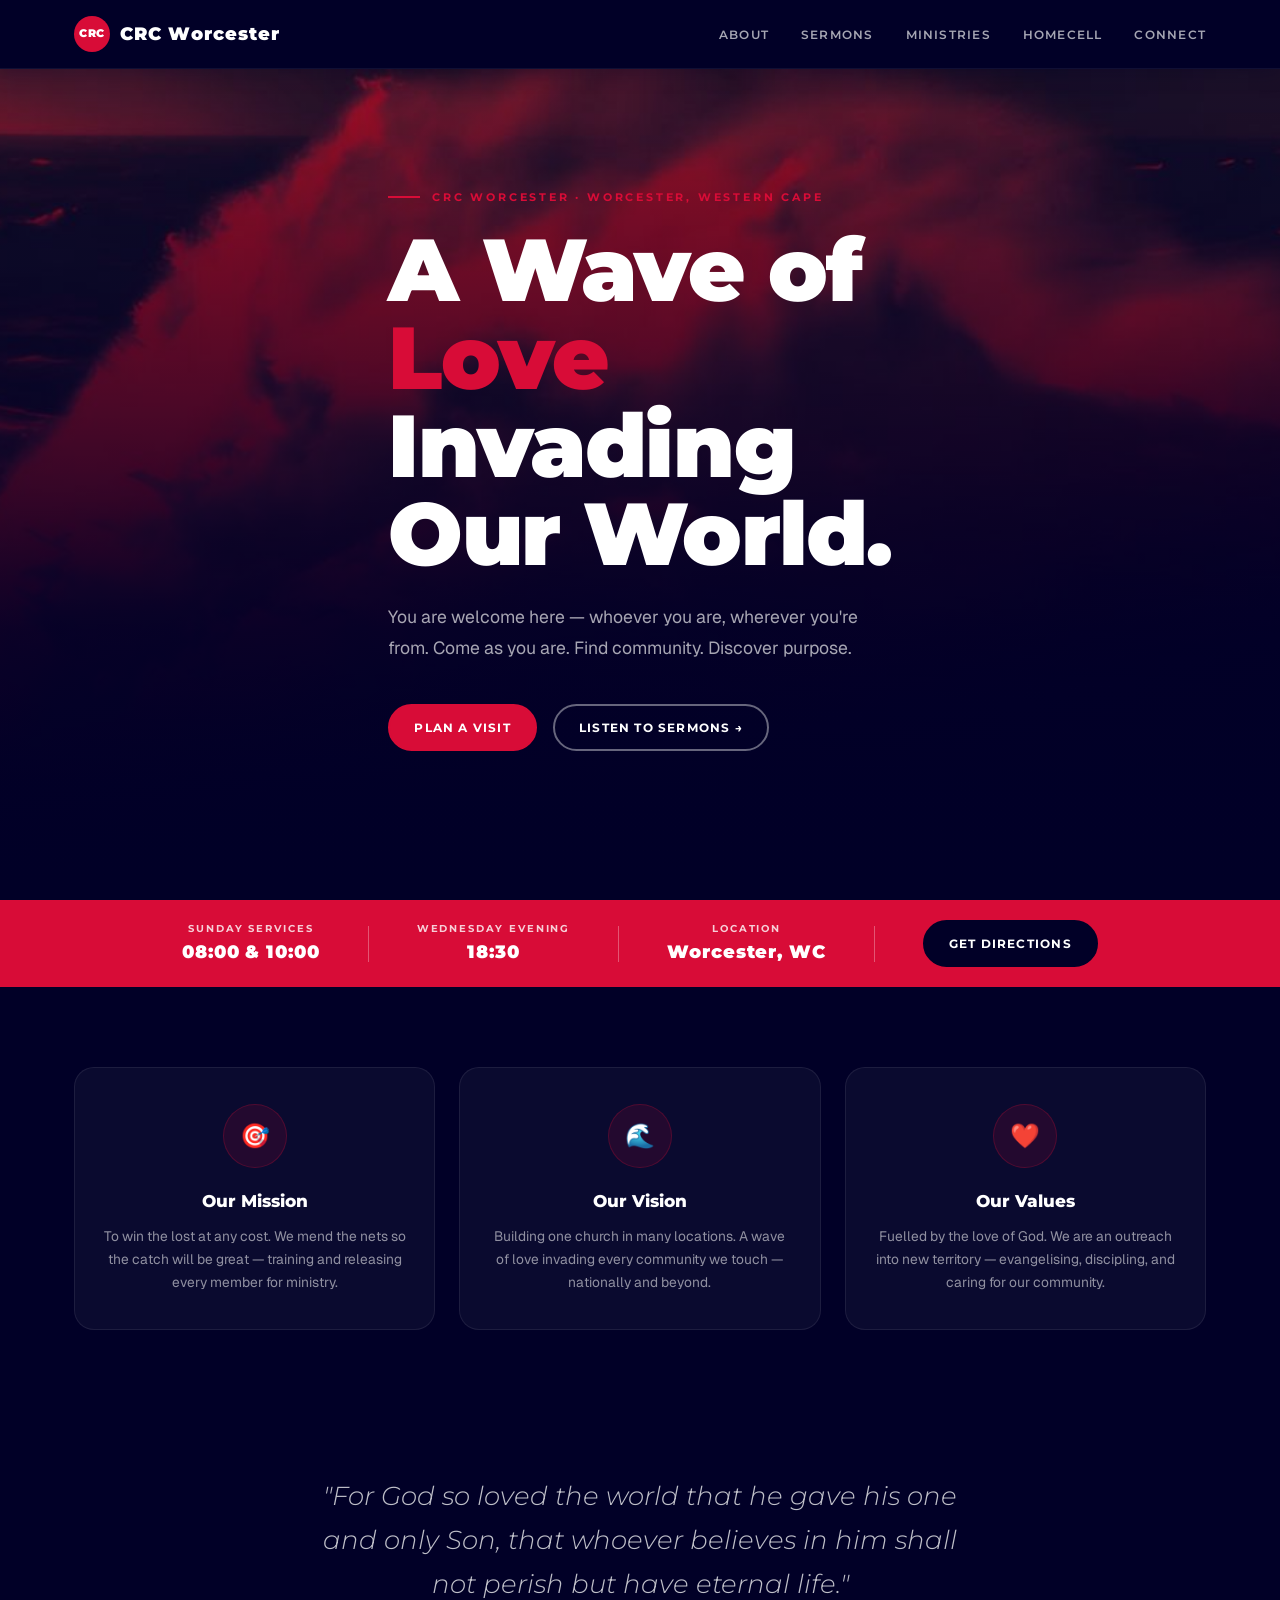
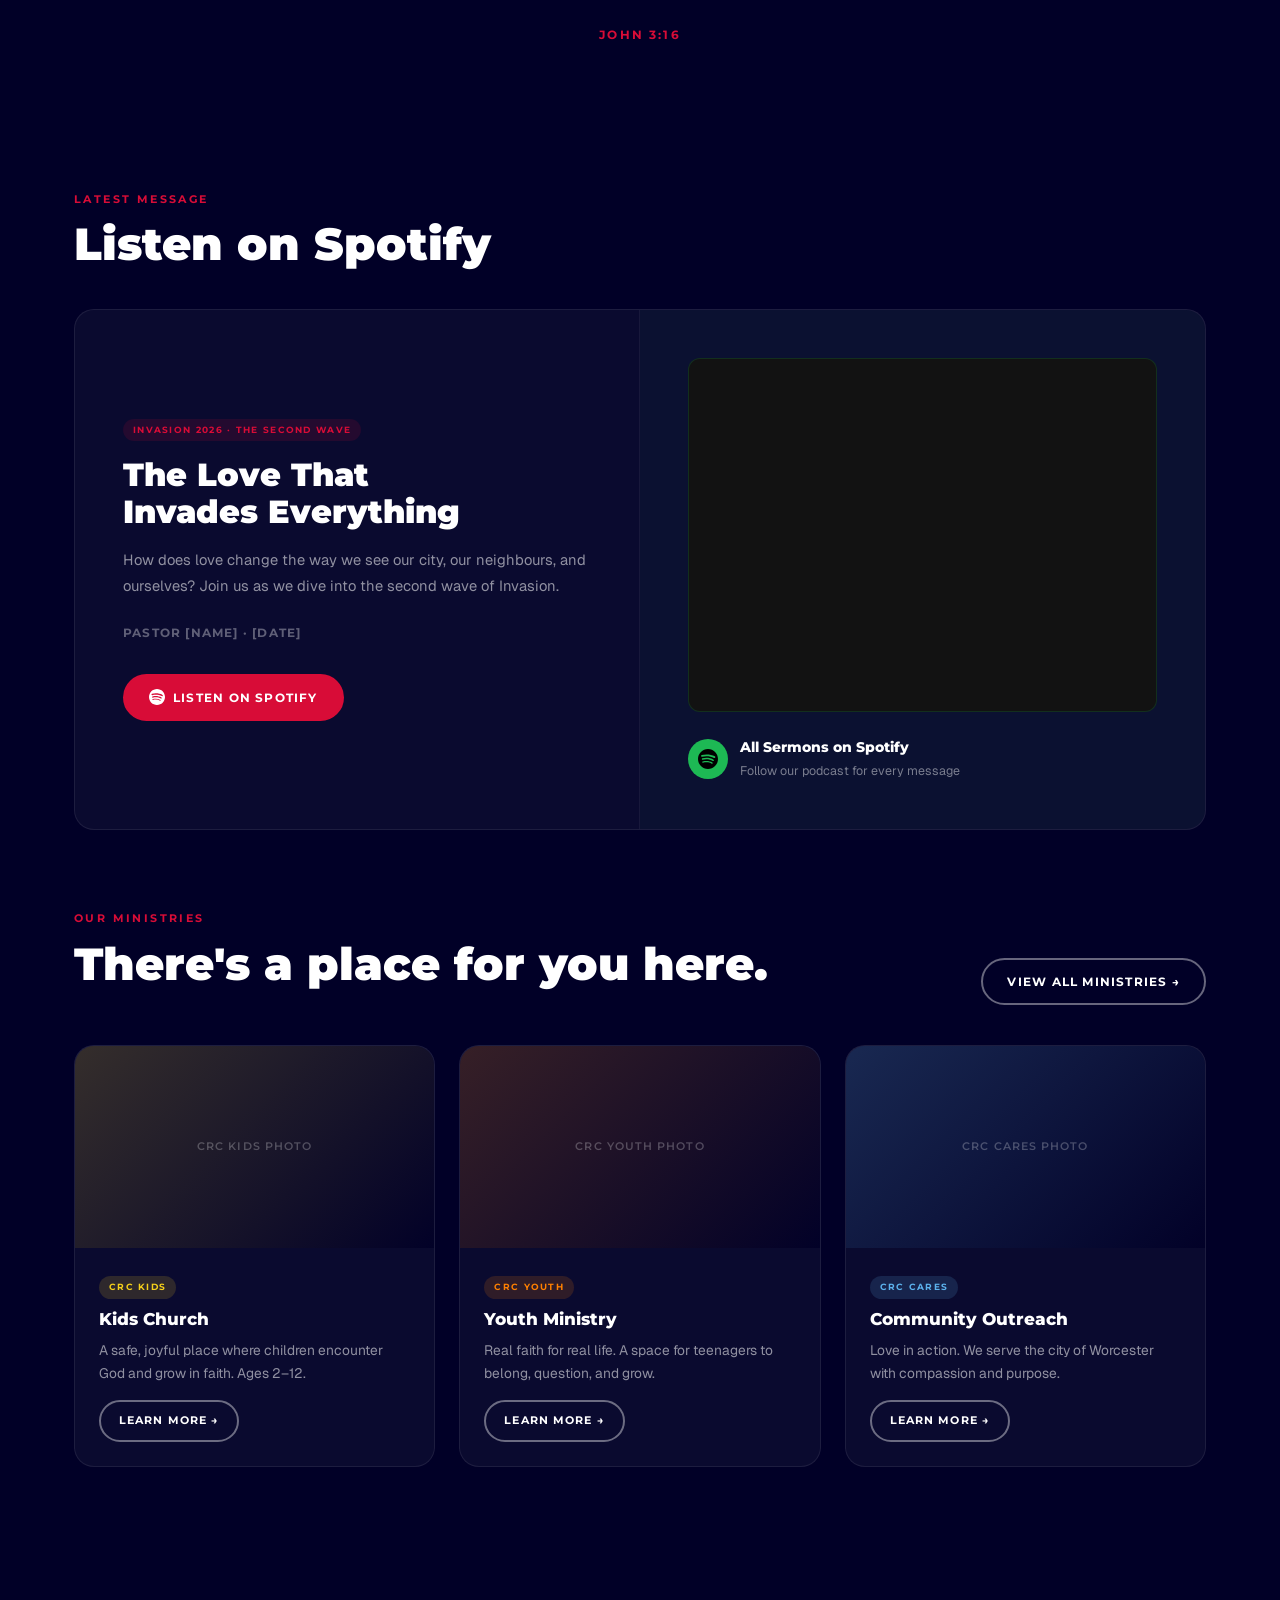
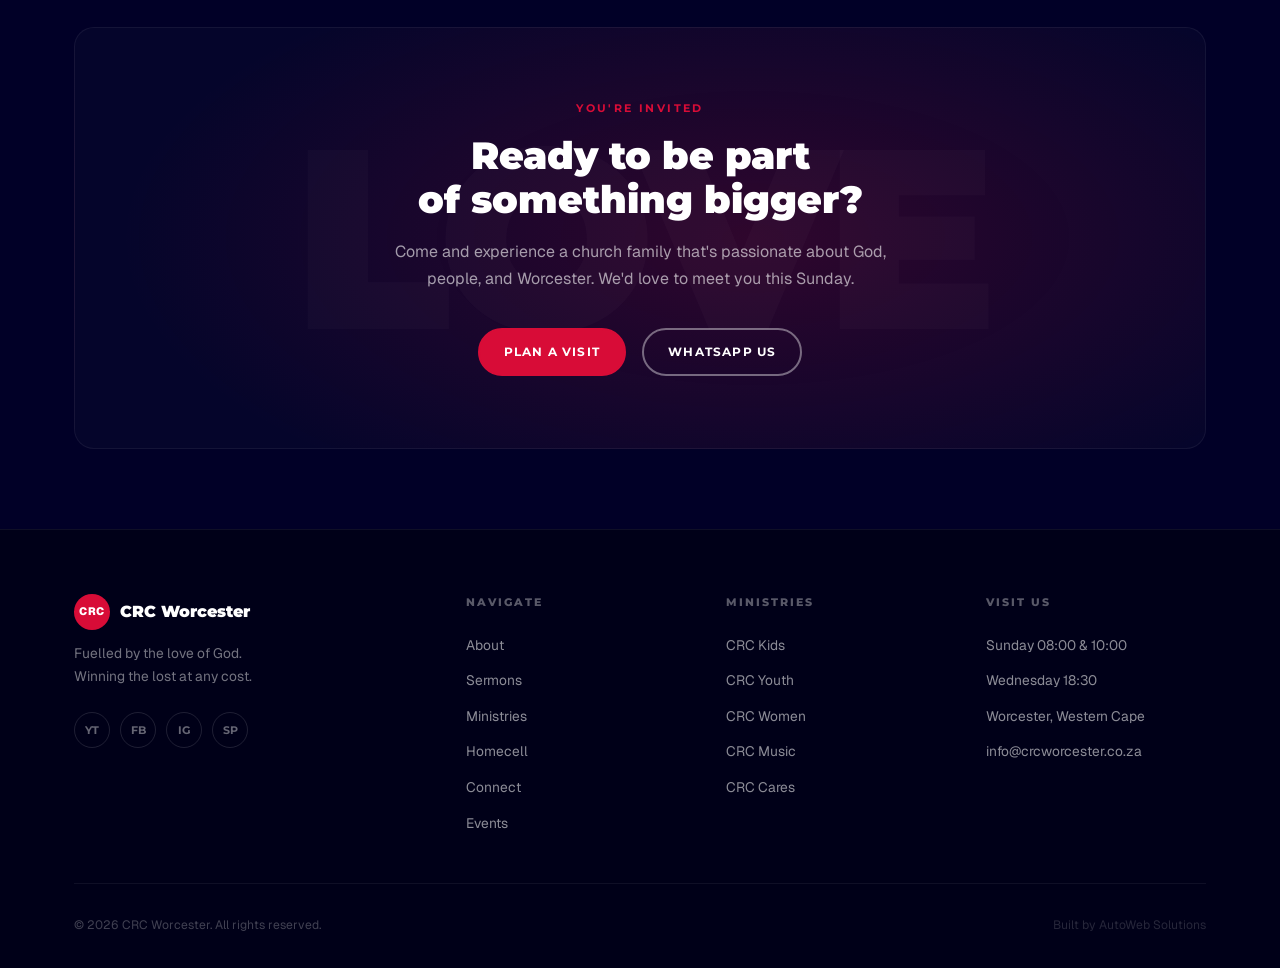
<file: index.html>
<!DOCTYPE html>
<html lang="en">
<head>
  <meta charset="UTF-8">
  <meta name="viewport" content="width=device-width, initial-scale=1.0">
  <meta name="description" content="CRC Worcester — A Wave of Love Invading Our World. Join us Sunday at 08:00 & 10:00 in Worcester, Western Cape.">
  <title>CRC Worcester</title>

  <!-- Fonts -->
  <link rel="preconnect" href="https://fonts.googleapis.com">
  <link rel="preconnect" href="https://fonts.gstatic.com" crossorigin>
  <link href="https://fonts.googleapis.com/css2?family=Montserrat:wght@300;400;500;600;700;800;900&family=Geist:wght@300;400;500;600&display=swap" rel="stylesheet">

  <!-- Styles -->
  <link rel="stylesheet" href="css/global.css">
  <link rel="stylesheet" href="css/components.css">
  <link rel="stylesheet" href="css/pages.css">
</head>
<body>

<!-- ── NAV ─────────────────────────────────────────────────── -->
<nav class="nav" id="nav">
  <div class="nav-inner">
    <a href="index.html" class="nav-logo">
      <div class="nav-logo-badge">CRC</div>
      CRC Worcester
    </a>
    <ul class="nav-links">
      <li><a href="about.html">About</a></li>
      <li><a href="sermons.html">Sermons</a></li>
      <li><a href="ministries.html">Ministries</a></li>
      <li><a href="homecell.html">Homecell</a></li>
      <li><a href="connect.html">Connect</a></li>
    </ul>
    <a href="connect.html" class="btn btn-primary" id="nav-cta" style="display:none;">Plan a Visit</a>
    <button class="hamburger" id="hamburger" aria-label="Open menu" aria-expanded="false">
      <span></span><span></span><span></span>
    </button>
  </div>
</nav>

<!-- ── MOBILE MENU ──────────────────────────────────────────── -->
<div class="mobile-menu" id="mobile-menu" role="dialog" aria-label="Navigation menu">
  <a href="about.html"      onclick="closeMobileMenu()">About</a>
  <a href="sermons.html"    onclick="closeMobileMenu()">Sermons</a>
  <a href="ministries.html" onclick="closeMobileMenu()">Ministries</a>
  <a href="homecell.html"   onclick="closeMobileMenu()">Homecell</a>
  <a href="connect.html"    onclick="closeMobileMenu()">Connect</a>
  <a href="connect.html"    onclick="closeMobileMenu()" class="cta-link">Plan a Visit →</a>
</div>

<!-- ── HERO ─────────────────────────────────────────────────── -->
<section class="hero">
  <div class="hero-bg"></div>
  <div class="hero-orb hero-orb-1"></div>
  <div class="hero-orb hero-orb-2"></div>
  <div class="container hero-content">
    <div class="hero-eyebrow">CRC Worcester · Worcester, Western Cape</div>
    <h1 class="hero-title">
      A Wave of<br>
      <em>Love</em><br>
      Invading<br>
      Our World.
    </h1>
    <p class="hero-body">You are welcome here — whoever you are, wherever you're from. Come as you are. Find community. Discover purpose.</p>
    <div class="hero-ctas">
      <a href="connect.html" class="btn btn-primary">Plan a Visit</a>
      <a href="sermons.html" class="btn btn-outline">Listen to Sermons →</a>
    </div>
  </div>
</section>

<!-- ── SERVICE TIMES ────────────────────────────────────────── -->
<div class="times-strip">
  <div class="container">
    <div class="times-inner">
      <div class="time-item">
        <span class="time-label">Sunday Services</span>
        <span class="time-val">08:00 & 10:00</span>
      </div>
      <div class="time-divider"></div>
      <div class="time-item">
        <span class="time-label">Wednesday Evening</span>
        <span class="time-val">18:30</span>
      </div>
      <div class="time-divider"></div>
      <div class="time-item">
        <span class="time-label">Location</span>
        <span class="time-val">Worcester, WC</span>
      </div>
      <div class="time-divider"></div>
      <a href="connect.html" class="btn btn-navy">Get Directions</a>
    </div>
  </div>
</div>

<!-- ── ABOUT SNAPSHOT ───────────────────────────────────────── -->
<section class="section" id="about">
  <div class="container">
    <div class="grid-3">
      <div class="card icon-card reveal">
        <div class="icon-circle">🎯</div>
        <h3>Our Mission</h3>
        <p>To win the lost at any cost. We mend the nets so the catch will be great — training and releasing every member for ministry.</p>
      </div>
      <div class="card icon-card reveal reveal-delay-1">
        <div class="icon-circle">🌊</div>
        <h3>Our Vision</h3>
        <p>Building one church in many locations. A wave of love invading every community we touch — nationally and beyond.</p>
      </div>
      <div class="card icon-card reveal reveal-delay-2">
        <div class="icon-circle">❤️</div>
        <h3>Our Values</h3>
        <p>Fuelled by the love of God. We are an outreach into new territory — evangelising, discipling, and caring for our community.</p>
      </div>
    </div>
  </div>
</section>



<!-- ── SCRIPTURE ────────────────────────────────────────────── -->
<div class="container">
  <div class="scripture reveal">
    <blockquote>"For God so loved the world that he gave his one and only Son, that whoever believes in him shall not perish but have eternal life."</blockquote>
    <cite>John 3:16</cite>
  </div>
</div>

<!-- ── LATEST SERMON ─────────────────────────────────────────── -->
<section class="section" id="sermons">
  <div class="container">
    <div class="section-label">Latest Message</div>
    <h2 class="section-title" style="margin-bottom:40px;">Listen on Spotify</h2>
    <div class="sermon-block reveal">
      <div class="sermon-block-inner">

        <!-- Info panel -->
        <div class="sermon-info-panel">
          <div class="card-badge" style="width:fit-content; margin-bottom:16px;">Invasion 2026 · The Second Wave</div>
          <h3 style="font-family:var(--font-primary); font-weight:900; font-size:clamp(1.4rem,2.5vw,2rem); line-height:1.15; margin-bottom:16px;">
            The Love That<br>Invades Everything
          </h3>
          <p style="color:rgba(255,255,255,0.55); line-height:1.75; margin-bottom:24px; font-size:0.92rem;">
            How does love change the way we see our city, our neighbours, and ourselves? Join us as we dive into the second wave of Invasion.
          </p>
          <p style="font-size:0.75rem; color:rgba(255,255,255,0.35); font-family:var(--font-primary); font-weight:700; letter-spacing:0.1em; text-transform:uppercase; margin-bottom:32px;">
            Pastor [Name] · [Date]
          </p>
          <a href="https://open.spotify.com/show/YOUR_SHOW_ID" target="_blank" rel="noopener" class="btn btn-primary" style="width:fit-content;">
            <svg width="16" height="16" viewBox="0 0 24 24" fill="currentColor" aria-hidden="true">
              <path d="M12 0C5.4 0 0 5.4 0 12s5.4 12 12 12 12-5.4 12-12S18.66 0 12 0zm5.521 17.34c-.24.359-.66.48-1.021.24-2.82-1.74-6.36-2.101-10.561-1.141-.418.122-.779-.179-.899-.539-.12-.421.18-.78.54-.9 4.56-1.021 8.52-.6 11.64 1.32.42.18.479.659.301 1.02zm1.44-3.3c-.301.42-.841.6-1.262.3-3.239-1.98-8.159-2.58-11.939-1.38-.479.12-1.02-.12-1.14-.6-.12-.48.12-1.021.6-1.141C9.6 9.9 15 10.561 18.72 12.84c.361.181.54.78.241 1.2zm.12-3.36C15.24 8.4 8.82 8.16 5.16 9.301c-.6.179-1.2-.181-1.38-.721-.18-.601.18-1.2.72-1.381 4.26-1.26 11.28-1.02 15.721 1.621.539.3.719 1.02.419 1.56-.299.421-1.02.599-1.559.3z"/>
            </svg>
            Listen on Spotify
          </a>
        </div>

        <!-- Spotify embed panel -->
        <div class="sermon-spotify-panel">
          <div class="spotify-embed-placeholder">
            <iframe
              src="https://open.spotify.com/embed/show/YOUR_SHOW_ID?utm_source=generator&theme=0"
              width="100%"
              height="352"
              allow="autoplay; clipboard-write; encrypted-media; fullscreen; picture-in-picture"
              loading="lazy"
              title="CRC Worcester Sermons on Spotify"
              style="border-radius:12px;">
            </iframe>
          </div>
          <div class="spotify-cta">
            <div class="spotify-icon">
              <svg viewBox="0 0 24 24" aria-hidden="true">
                <path d="M12 0C5.4 0 0 5.4 0 12s5.4 12 12 12 12-5.4 12-12S18.66 0 12 0zm5.521 17.34c-.24.359-.66.48-1.021.24-2.82-1.74-6.36-2.101-10.561-1.141-.418.122-.779-.179-.899-.539-.12-.421.18-.78.54-.9 4.56-1.021 8.52-.6 11.64 1.32.42.18.479.659.301 1.02zm1.44-3.3c-.301.42-.841.6-1.262.3-3.239-1.98-8.159-2.58-11.939-1.38-.479.12-1.02-.12-1.14-.6-.12-.48.12-1.021.6-1.141C9.6 9.9 15 10.561 18.72 12.84c.361.181.54.78.241 1.2zm.12-3.36C15.24 8.4 8.82 8.16 5.16 9.301c-.6.179-1.2-.181-1.38-.721-.18-.601.18-1.2.72-1.381 4.26-1.26 11.28-1.02 15.721 1.621.539.3.719 1.02.419 1.56-.299.421-1.02.599-1.559.3z"/>
              </svg>
            </div>
            <div class="spotify-cta-text">
              <h4>All Sermons on Spotify</h4>
              <p>Follow our podcast for every message</p>
            </div>
          </div>
        </div>

      </div>
    </div>
  </div>
</section>

<!-- ── MINISTRIES PREVIEW ────────────────────────────────────── -->
<section class="section" id="ministries" style="padding-top:0;">
  <div class="container">
    <div style="display:flex; justify-content:space-between; align-items:flex-end; margin-bottom:40px; flex-wrap:wrap; gap:16px;">
      <div>
        <div class="section-label">Our Ministries</div>
        <h2 class="section-title">There's a place for you here.</h2>
      </div>
      <a href="ministries.html" class="btn btn-outline">View All Ministries →</a>
    </div>
    <div class="grid-3">
      <div class="card reveal">
        <div class="card-img" style="background:linear-gradient(135deg,rgba(245,208,27,0.18),rgba(1,0,39,0.9));">
          CRC Kids Photo
        </div>
        <div class="card-body">
          <div class="card-badge badge-kids">CRC Kids</div>
          <h3 class="card-title">Kids Church</h3>
          <p class="card-text">A safe, joyful place where children encounter God and grow in faith. Ages 2–12.</p>
          <a href="ministries.html#kids" class="btn btn-outline" style="font-size:0.7rem; padding:10px 18px;">Learn More →</a>
        </div>
      </div>
      <div class="card reveal reveal-delay-1">
        <div class="card-img" style="background:linear-gradient(135deg,rgba(255,128,0,0.18),rgba(1,0,39,0.9));">
          CRC Youth Photo
        </div>
        <div class="card-body">
          <div class="card-badge badge-youth">CRC Youth</div>
          <h3 class="card-title">Youth Ministry</h3>
          <p class="card-text">Real faith for real life. A space for teenagers to belong, question, and grow.</p>
          <a href="ministries.html#youth" class="btn btn-outline" style="font-size:0.7rem; padding:10px 18px;">Learn More →</a>
        </div>
      </div>
      <div class="card reveal reveal-delay-2">
        <div class="card-img" style="background:linear-gradient(135deg,rgba(92,178,237,0.18),rgba(1,0,39,0.9));">
          CRC Cares Photo
        </div>
        <div class="card-body">
          <div class="card-badge badge-outreach">CRC Cares</div>
          <h3 class="card-title">Community Outreach</h3>
          <p class="card-text">Love in action. We serve the city of Worcester with compassion and purpose.</p>
          <a href="ministries.html#cares" class="btn btn-outline" style="font-size:0.7rem; padding:10px 18px;">Learn More →</a>
        </div>
      </div>
    </div>
  </div>
</section>

<!-- ── CONNECT CTA ────────────────────────────────────────────── -->
<section class="section" id="connect">
  <div class="container">
    <div class="connect-banner reveal">
      <div class="section-label" style="display:block; margin-bottom:16px;">You're Invited</div>
      <h2>Ready to be part<br>of something bigger?</h2>
      <p>Come and experience a church family that's passionate about God, people, and Worcester. We'd love to meet you this Sunday.</p>
      <div class="connect-banner-btns">
        <a href="connect.html" class="btn btn-primary">Plan a Visit</a>
        <a href="https://wa.me/27000000000" target="_blank" rel="noopener" class="btn btn-outline">WhatsApp Us</a>
      </div>
    </div>
  </div>
</section>

<!-- ── FOOTER ─────────────────────────────────────────────────── -->
<footer class="footer">
  <div class="container">
    <div class="footer-grid">
      <div class="footer-brand">
        <div style="display:flex; align-items:center; gap:10px; margin-bottom:8px;">
          <div class="nav-logo-badge">CRC</div>
          <span style="font-family:var(--font-primary); font-weight:900; font-size:1rem;">CRC Worcester</span>
        </div>
        <p>Fuelled by the love of God.<br>Winning the lost at any cost.</p>
        <div class="footer-socials">
          <a href="#" class="social-icon" aria-label="YouTube">YT</a>
          <a href="#" class="social-icon" aria-label="Facebook">FB</a>
          <a href="#" class="social-icon" aria-label="Instagram">IG</a>
          <a href="#" class="social-icon" aria-label="Spotify">SP</a>
        </div>
      </div>
      <div>
        <div class="footer-col-title">Navigate</div>
        <ul class="footer-links">
          <li><a href="about.html">About</a></li>
          <li><a href="sermons.html">Sermons</a></li>
          <li><a href="ministries.html">Ministries</a></li>
          <li><a href="homecell.html">Homecell</a></li>
          <li><a href="connect.html">Connect</a></li>
          <li><a href="events.html">Events</a></li>
        </ul>
      </div>
      <div>
        <div class="footer-col-title">Ministries</div>
        <ul class="footer-links">
          <li><a href="ministries.html#kids">CRC Kids</a></li>
          <li><a href="ministries.html#youth">CRC Youth</a></li>
          <li><a href="ministries.html#women">CRC Women</a></li>
          <li><a href="ministries.html#music">CRC Music</a></li>
          <li><a href="ministries.html#cares">CRC Cares</a></li>
        </ul>
      </div>
      <div>
        <div class="footer-col-title">Visit Us</div>
        <ul class="footer-links">
          <li><a>Sunday 08:00 & 10:00</a></li>
          <li><a>Wednesday 18:30</a></li>
          <li><a>Worcester, Western Cape</a></li>
          <li><a href="mailto:info@crcworcester.co.za">info@crcworcester.co.za</a></li>
        </ul>
      </div>
    </div>
    <div class="footer-bottom">
      <span>© 2026 CRC Worcester. All rights reserved.</span>
      <span style="color:rgba(255,255,255,0.15);">Built by AutoWeb Solutions</span>
    </div>
  </div>
</footer>

<!-- ── SCRIPTS ────────────────────────────────────────────────── -->
<script type="module" src="js/main.js"></script>

</body>
</html>
</file>
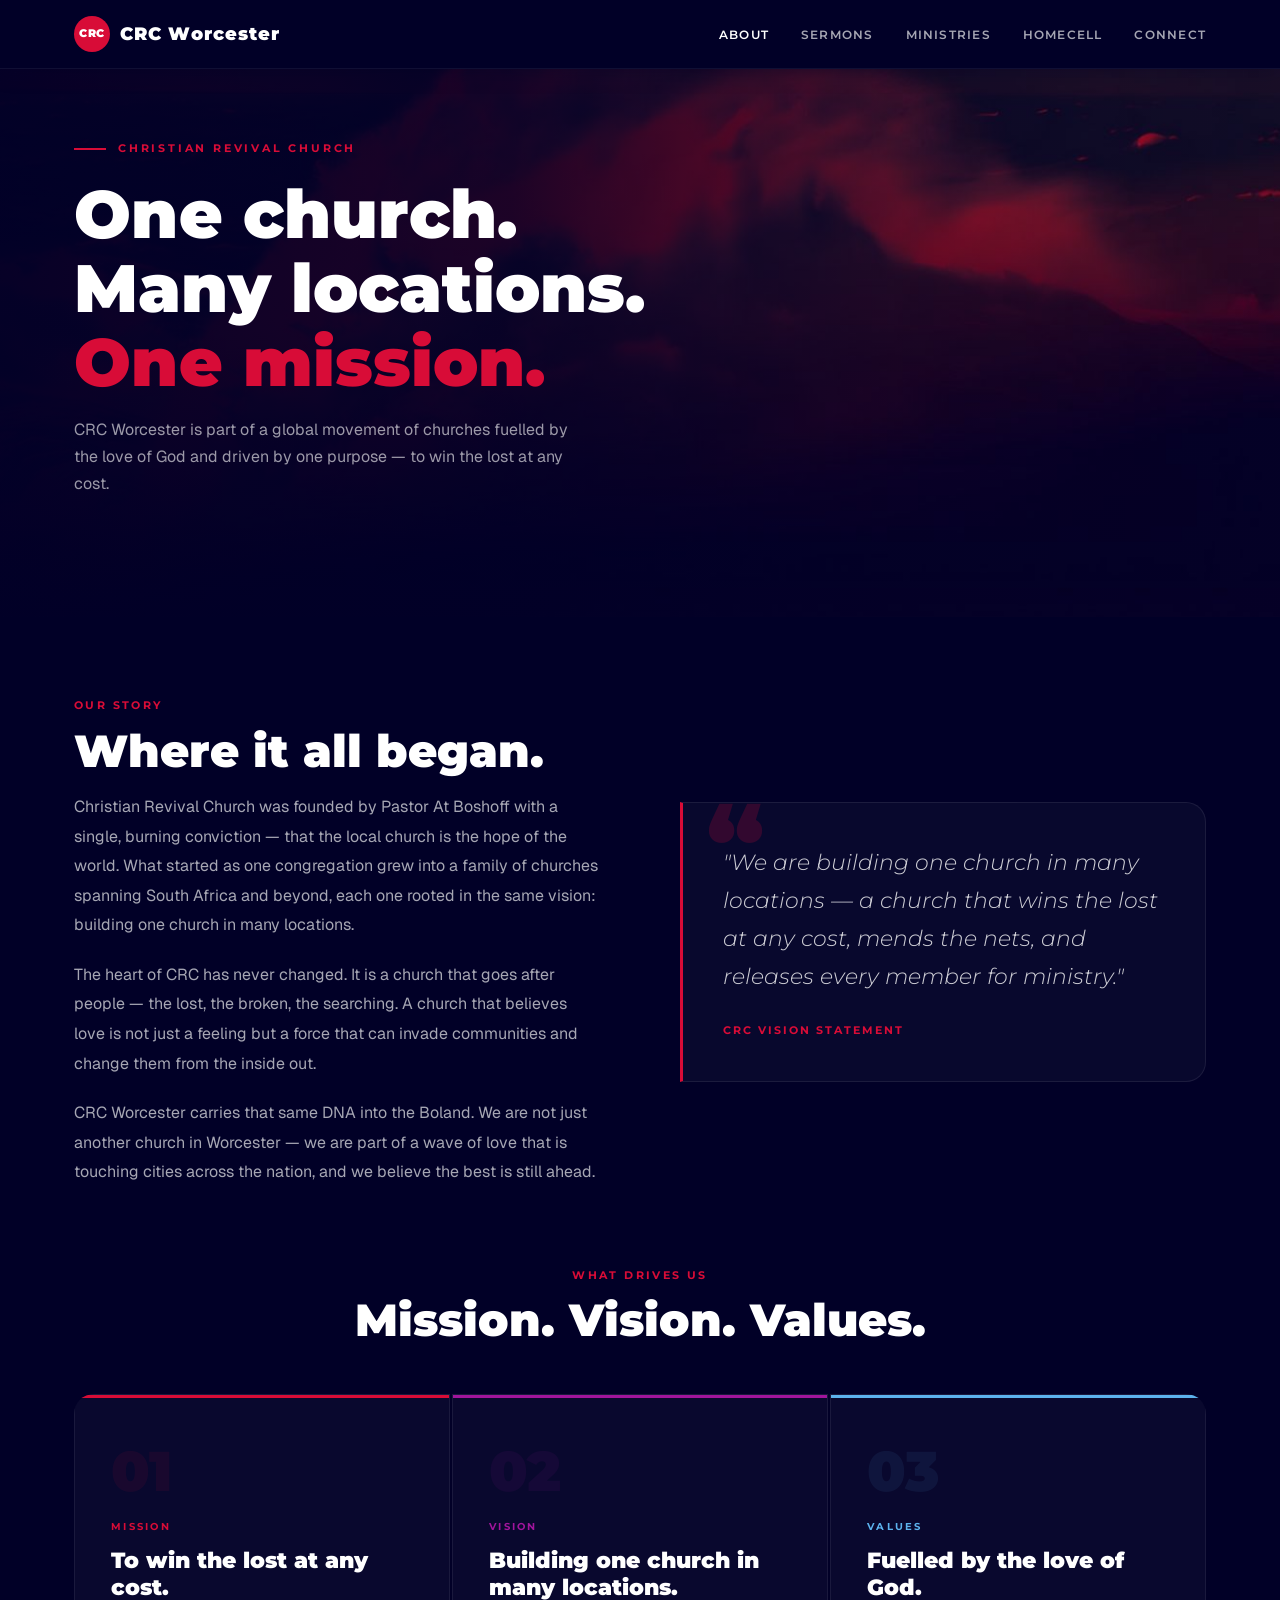
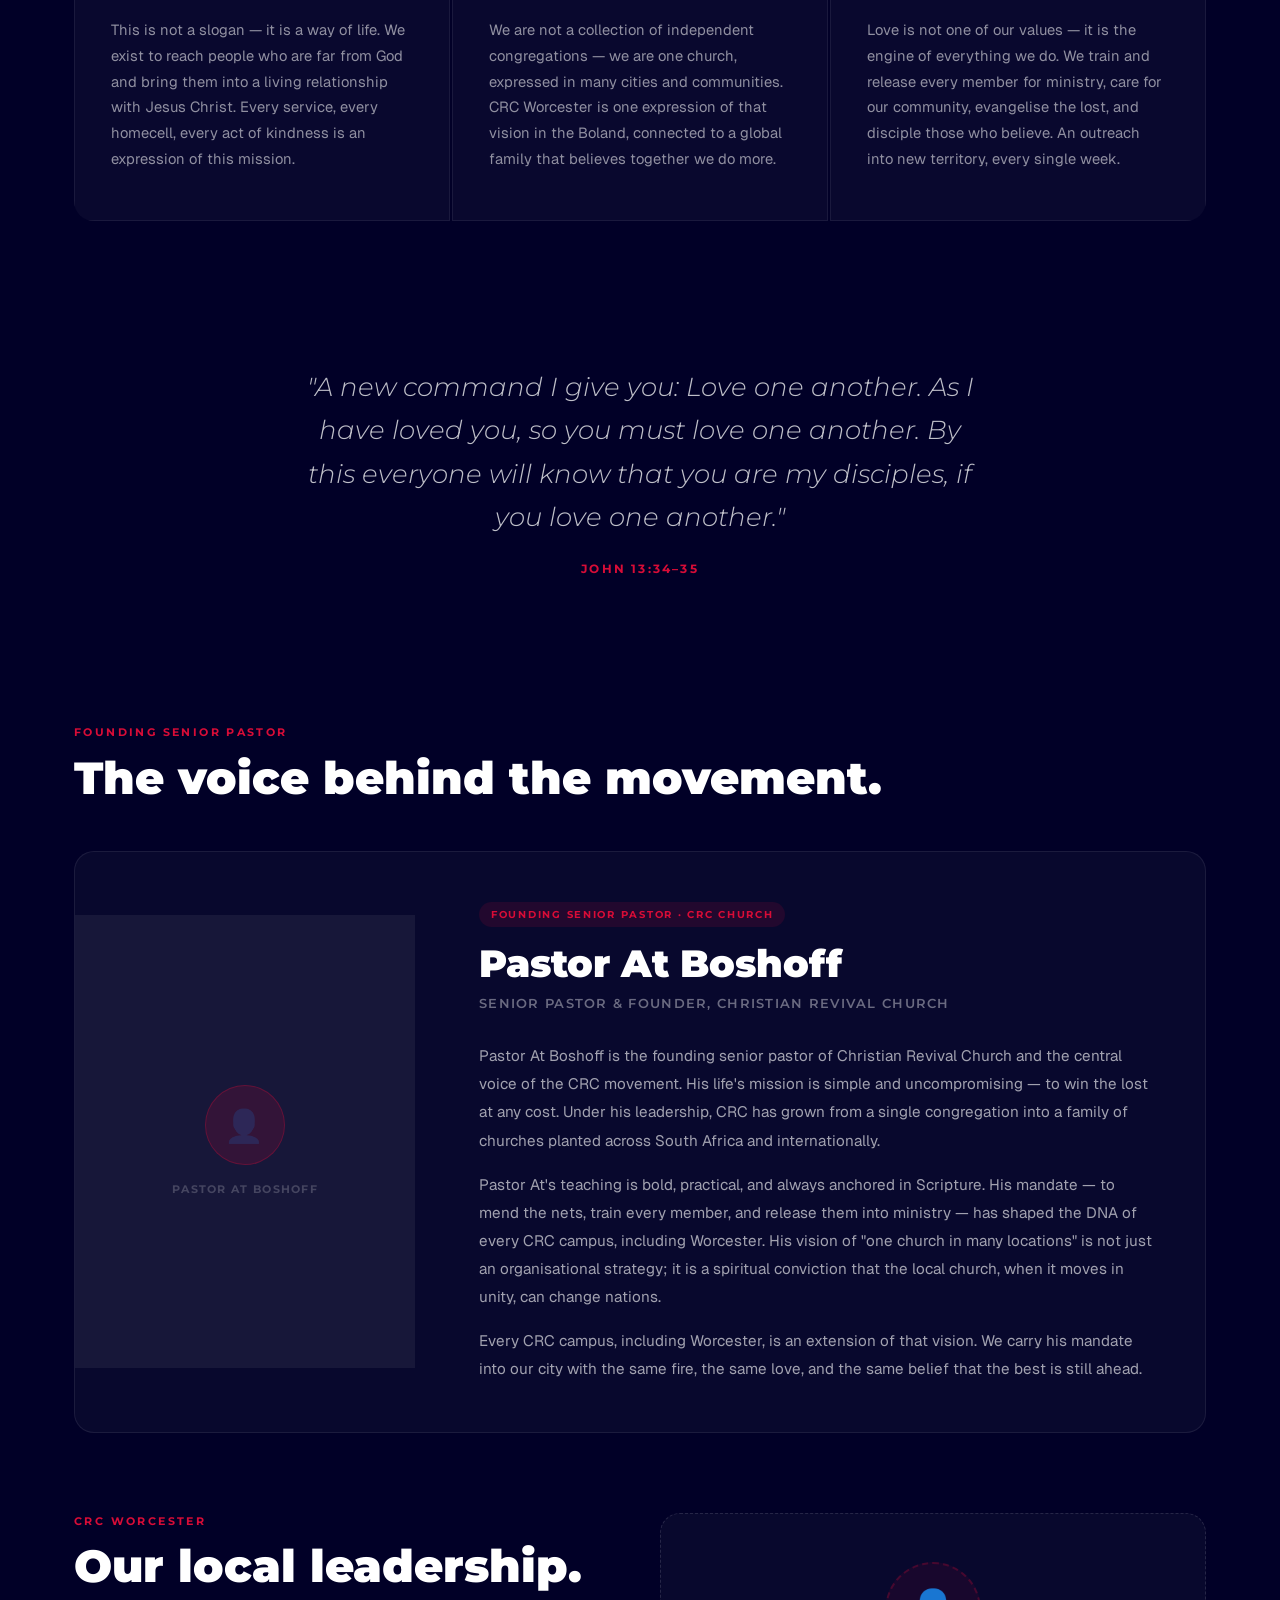
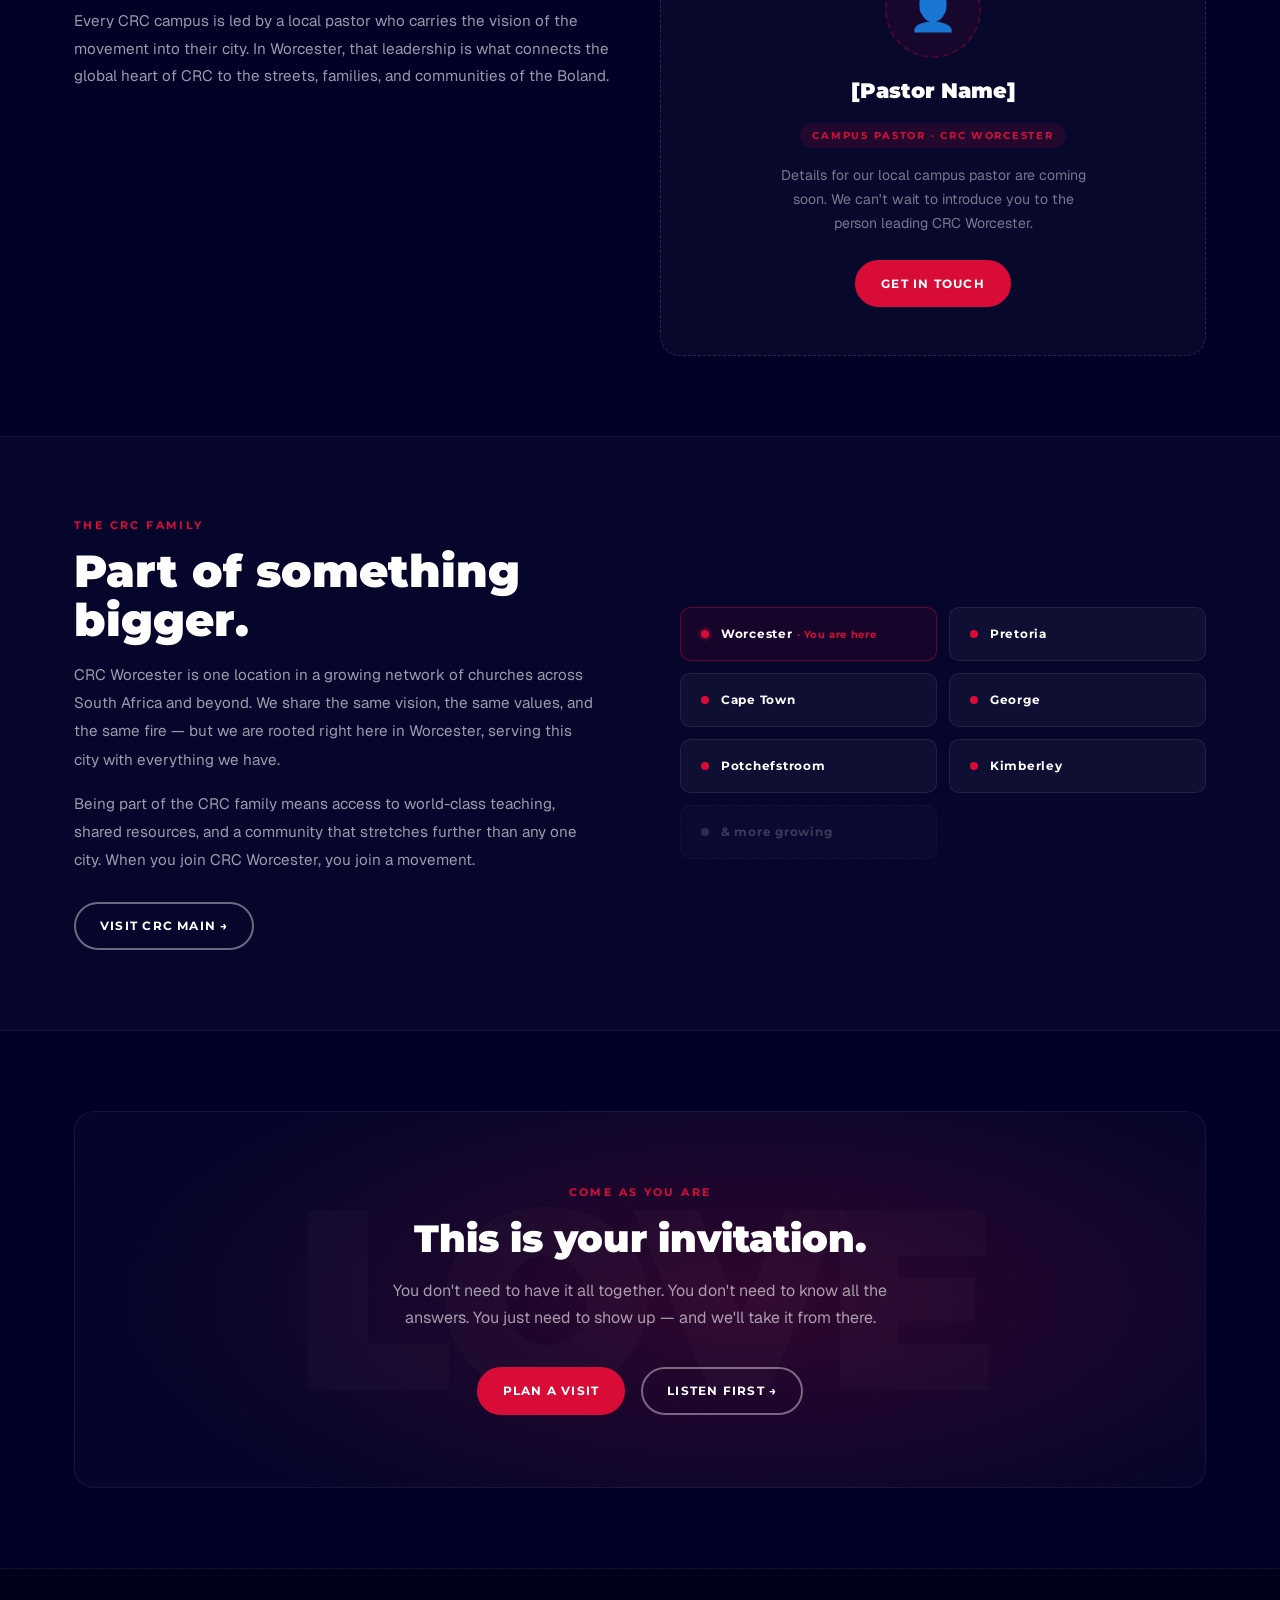
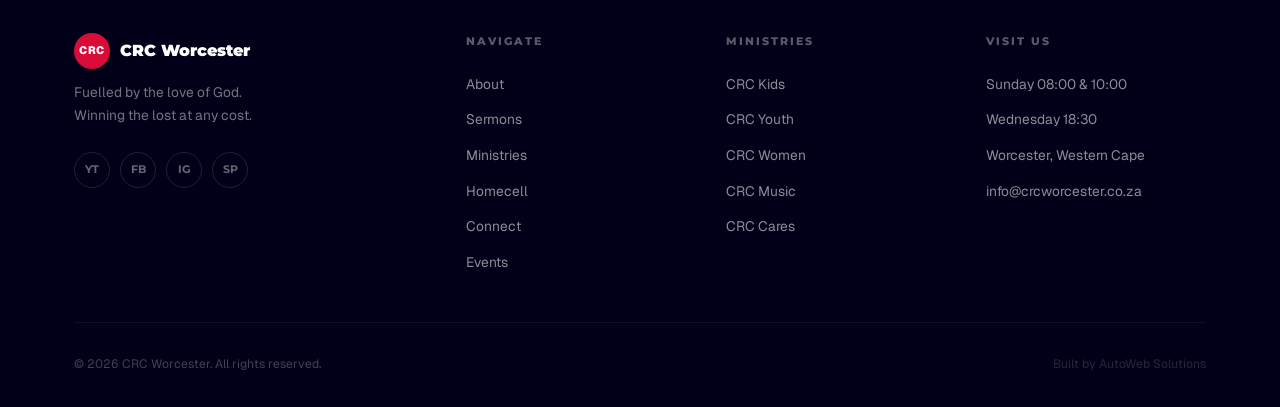
<file: about.html>
<!DOCTYPE html>
<html lang="en">
<head>
  <meta charset="UTF-8">
  <meta name="viewport" content="width=device-width, initial-scale=1.0">
  <meta name="description" content="About CRC Worcester — part of the Christian Revival Church family. Discover our story, our vision, and the people behind the church.">
  <title>About · CRC Worcester</title>

  <!-- Fonts -->
  <link rel="preconnect" href="https://fonts.googleapis.com">
  <link rel="preconnect" href="https://fonts.gstatic.com" crossorigin>
  <link href="https://fonts.googleapis.com/css2?family=Montserrat:wght@300;400;500;600;700;800;900&family=Geist:wght@300;400;500;600&display=swap" rel="stylesheet">

  <!-- Styles -->
  <link rel="stylesheet" href="css/global.css">
  <link rel="stylesheet" href="css/components.css">
  <link rel="stylesheet" href="css/pages.css">

  <style>
    /* ── ABOUT PAGE SPECIFIC ─────────────────────────────────── */

    /* Story section two-column */
    .story-grid {
      display: grid;
      grid-template-columns: 1fr 1fr;
      gap: 80px;
      align-items: center;
    }

    .story-text p {
      font-size: 1rem;
      color: rgba(255,255,255,0.65);
      line-height: 1.85;
      margin-bottom: 20px;
    }

    .story-text p:last-child { margin-bottom: 0; }

    .story-quote {
      background: rgba(255,255,255,0.03);
      border: 1px solid rgba(255,255,255,0.08);
      border-left: 3px solid var(--red);
      border-radius: 0 var(--radius-lg) var(--radius-lg) 0;
      padding: 40px;
      position: relative;
    }

    .story-quote::before {
      content: '\201C';
      font-family: var(--font-primary);
      font-size: 6rem;
      font-weight: 900;
      color: var(--red);
      opacity: 0.2;
      position: absolute;
      top: -10px;
      left: 24px;
      line-height: 1;
    }

    .story-quote blockquote {
      font-family: var(--font-primary);
      font-weight: 300;
      font-size: clamp(1.1rem, 2vw, 1.4rem);
      line-height: 1.7;
      color: rgba(255,255,255,0.8);
      font-style: italic;
      margin-bottom: 20px;
      position: relative;
      z-index: 1;
    }

    .story-quote cite {
      font-family: var(--font-primary);
      font-weight: 700;
      font-size: 0.7rem;
      letter-spacing: 0.18em;
      text-transform: uppercase;
      color: var(--red);
      font-style: normal;
    }

    /* Pillars — mission vision values */
    .pillars-grid {
      display: grid;
      grid-template-columns: repeat(3,1fr);
      gap: 2px;
      border-radius: var(--radius-lg);
      overflow: hidden;
    }

    .pillar {
      background: rgba(255,255,255,0.03);
      border: 1px solid rgba(255,255,255,0.07);
      padding: 48px 36px;
      position: relative;
      overflow: hidden;
      transition: background var(--transition);
    }

    .pillar:hover { background: rgba(255,255,255,0.06); }

    .pillar::before {
      content: '';
      position: absolute;
      top: 0; left: 0; right: 0;
      height: 3px;
    }

    .pillar-mission::before { background: var(--red); }
    .pillar-vision::before  { background: var(--purple); }
    .pillar-values::before  { background: var(--blue); }

    .pillar-number {
      font-family: var(--font-primary);
      font-weight: 900;
      font-size: 3.5rem;
      line-height: 1;
      margin-bottom: 20px;
      opacity: 0.08;
    }

    .pillar-mission .pillar-number { color: var(--red); }
    .pillar-vision  .pillar-number { color: var(--purple); }
    .pillar-values  .pillar-number { color: var(--blue); }

    .pillar-label {
      font-family: var(--font-primary);
      font-weight: 700;
      font-size: 0.65rem;
      letter-spacing: 0.22em;
      text-transform: uppercase;
      margin-bottom: 12px;
    }

    .pillar-mission .pillar-label { color: var(--red); }
    .pillar-vision  .pillar-label { color: var(--purple); }
    .pillar-values  .pillar-label { color: var(--blue); }

    .pillar h3 {
      font-family: var(--font-primary);
      font-weight: 900;
      font-size: 1.4rem;
      line-height: 1.2;
      margin-bottom: 16px;
    }

    .pillar p {
      font-size: 0.92rem;
      color: rgba(255,255,255,0.55);
      line-height: 1.75;
    }

    /* Pastor feature block */
    .pastor-block {
      display: grid;
      grid-template-columns: 340px 1fr;
      gap: 64px;
      align-items: center;
      background: rgba(255,255,255,0.03);
      border: 1px solid rgba(255,255,255,0.08);
      border-radius: var(--radius-lg);
      overflow: hidden;
    }

    .pastor-photo {
      aspect-ratio: 3/4;
      background: rgba(255,255,255,0.06);
      display: flex;
      flex-direction: column;
      align-items: center;
      justify-content: center;
      gap: 12px;
      color: rgba(255,255,255,0.2);
      font-family: var(--font-primary);
      font-size: 0.68rem;
      font-weight: 700;
      letter-spacing: 0.12em;
      text-transform: uppercase;
      position: relative;
      overflow: hidden;
    }

    .pastor-photo img {
      width: 100%;
      height: 100%;
      object-fit: cover;
      object-position: top;
    }

    .pastor-photo-placeholder {
      width: 80px; height: 80px;
      border-radius: 50%;
      background: rgba(216,12,55,0.15);
      border: 1.5px solid rgba(216,12,55,0.3);
      display: flex; align-items: center; justify-content: center;
      font-size: 2rem;
      margin-bottom: 4px;
    }

    .pastor-info {
      padding: 48px 48px 48px 0;
    }

    .pastor-tag {
      display: inline-block;
      font-family: var(--font-primary);
      font-weight: 700;
      font-size: 0.6rem;
      letter-spacing: 0.18em;
      text-transform: uppercase;
      color: var(--red);
      background: var(--red-light);
      padding: 5px 12px;
      border-radius: var(--radius-pill);
      margin-bottom: 16px;
    }

    .pastor-name {
      font-family: var(--font-primary);
      font-weight: 900;
      font-size: clamp(1.8rem, 3vw, 2.6rem);
      line-height: 1.1;
      margin-bottom: 8px;
    }

    .pastor-title {
      font-family: var(--font-primary);
      font-weight: 600;
      font-size: 0.8rem;
      letter-spacing: 0.1em;
      text-transform: uppercase;
      color: rgba(255,255,255,0.4);
      margin-bottom: 28px;
    }

    .pastor-bio p {
      font-size: 0.95rem;
      color: rgba(255,255,255,0.62);
      line-height: 1.85;
      margin-bottom: 16px;
    }

    .pastor-bio p:last-child { margin-bottom: 0; }

    /* Local pastor placeholder card */
    .local-pastor-card {
      background: rgba(255,255,255,0.03);
      border: 1px dashed rgba(255,255,255,0.12);
      border-radius: var(--radius-lg);
      padding: 48px;
      text-align: center;
      display: flex;
      flex-direction: column;
      align-items: center;
      gap: 16px;
    }

    .local-pastor-avatar {
      width: 96px; height: 96px;
      border-radius: 50%;
      background: rgba(216,12,55,0.08);
      border: 2px dashed rgba(216,12,55,0.25);
      display: flex; align-items: center; justify-content: center;
      font-size: 2.5rem;
    }

    .local-pastor-card h3 {
      font-family: var(--font-primary);
      font-weight: 900;
      font-size: 1.3rem;
    }

    .local-pastor-card p {
      font-size: 0.88rem;
      color: rgba(255,255,255,0.45);
      max-width: 320px;
      line-height: 1.7;
    }

    /* Network section */
    .network-section {
      background: rgba(255,255,255,0.02);
      border-top: 1px solid rgba(255,255,255,0.06);
      border-bottom: 1px solid rgba(255,255,255,0.06);
    }

    .network-grid {
      display: grid;
      grid-template-columns: 1fr 1fr;
      gap: 80px;
      align-items: center;
    }

    .network-copy p {
      font-size: 0.95rem;
      color: rgba(255,255,255,0.6);
      line-height: 1.85;
      margin-bottom: 16px;
    }

    .network-copy p:last-child { margin-bottom: 0; }

    .network-locations {
      display: grid;
      grid-template-columns: 1fr 1fr;
      gap: 12px;
    }

    .location-pill {
      background: rgba(255,255,255,0.04);
      border: 1px solid rgba(255,255,255,0.08);
      border-radius: var(--radius-md);
      padding: 16px 20px;
      display: flex;
      align-items: center;
      gap: 12px;
      transition: border-color var(--transition), background var(--transition);
    }

    .location-pill:hover {
      border-color: rgba(216,12,55,0.3);
      background: rgba(216,12,55,0.05);
    }

    .location-dot {
      width: 8px; height: 8px;
      border-radius: 50%;
      background: var(--red);
      flex-shrink: 0;
    }

    .location-pill span {
      font-family: var(--font-primary);
      font-weight: 700;
      font-size: 0.78rem;
      letter-spacing: 0.06em;
    }

    .location-pill.highlight {
      border-color: rgba(216,12,55,0.4);
      background: rgba(216,12,55,0.08);
    }

    .location-pill.highlight .location-dot {
      box-shadow: 0 0 0 3px rgba(216,12,55,0.2);
    }

    /* ── RESPONSIVE ──────────────────────────────────────────── */
    @media (max-width: 900px) {
      .story-grid      { grid-template-columns: 1fr; gap: 40px; }
      .pillars-grid    { grid-template-columns: 1fr; }
      .pastor-block    { grid-template-columns: 1fr; }
      .pastor-photo    { aspect-ratio: 16/9; }
      .pastor-info     { padding: 0 28px 36px; }
      .network-grid    { grid-template-columns: 1fr; gap: 40px; }
    }

    @media (max-width: 480px) {
      .network-locations { grid-template-columns: 1fr; }
      .local-pastor-card { padding: 32px 24px; }
      .pillar            { padding: 36px 24px; }
    }
  </style>
</head>
<body>

<!-- ── NAV ─────────────────────────────────────────────────── -->
<nav class="nav" id="nav">
  <div class="nav-inner">
    <a href="index.html" class="nav-logo">
      <div class="nav-logo-badge">CRC</div>
      CRC Worcester
    </a>
    <ul class="nav-links">
      <li><a href="about.html" class="active">About</a></li>
      <li><a href="sermons.html">Sermons</a></li>
      <li><a href="ministries.html">Ministries</a></li>
      <li><a href="homecell.html">Homecell</a></li>
      <li><a href="connect.html">Connect</a></li>
    </ul>
    <a href="connect.html" class="btn btn-primary" id="nav-cta" style="display:none;">Plan a Visit</a>
    <button class="hamburger" id="hamburger" aria-label="Open menu" aria-expanded="false">
      <span></span><span></span><span></span>
    </button>
  </div>
</nav>

<!-- ── MOBILE MENU ──────────────────────────────────────────── -->
<div class="mobile-menu" id="mobile-menu" role="dialog" aria-label="Navigation menu">
  <a href="about.html"      onclick="closeMobileMenu()" class="active">About</a>
  <a href="sermons.html"    onclick="closeMobileMenu()">Sermons</a>
  <a href="ministries.html" onclick="closeMobileMenu()">Ministries</a>
  <a href="homecell.html"   onclick="closeMobileMenu()">Homecell</a>
  <a href="connect.html"    onclick="closeMobileMenu()">Connect</a>
  <a href="connect.html"    onclick="closeMobileMenu()" class="cta-link">Plan a Visit →</a>
</div>

<!-- ── PAGE HERO ────────────────────────────────────────────── -->
<section class="page-hero">
  <div class="page-hero-bg"></div>
  <div class="container page-hero-content">
    <div class="hero-eyebrow" style="animation: fadeUp 0.7s ease 0.1s both;">
      Christian Revival Church
    </div>
    <h1 class="section-title reveal" style="font-size:clamp(2.4rem,6vw,4.2rem); max-width:700px;">
      One church.<br>Many locations.<br><span style="color:var(--red);">One mission.</span>
    </h1>
    <p class="section-sub reveal reveal-delay-1">
      CRC Worcester is part of a global movement of churches fuelled by the love of God and driven by one purpose — to win the lost at any cost.
    </p>
  </div>
</section>

<!-- ── OUR STORY ─────────────────────────────────────────────── -->
<section class="section">
  <div class="container">
    <div class="story-grid">
      <div class="story-text reveal">
        <div class="section-label">Our Story</div>
        <h2 class="section-title">Where it all began.</h2>
        <p>Christian Revival Church was founded by Pastor At Boshoff with a single, burning conviction — that the local church is the hope of the world. What started as one congregation grew into a family of churches spanning South Africa and beyond, each one rooted in the same vision: building one church in many locations.</p>
        <p>The heart of CRC has never changed. It is a church that goes after people — the lost, the broken, the searching. A church that believes love is not just a feeling but a force that can invade communities and change them from the inside out.</p>
        <p>CRC Worcester carries that same DNA into the Boland. We are not just another church in Worcester — we are part of a wave of love that is touching cities across the nation, and we believe the best is still ahead.</p>
      </div>
      <div class="story-quote reveal reveal-delay-1">
        <blockquote>"We are building one church in many locations — a church that wins the lost at any cost, mends the nets, and releases every member for ministry."</blockquote>
        <cite>CRC Vision Statement</cite>
      </div>
    </div>
  </div>
</section>

<!-- ── MISSION · VISION · VALUES ────────────────────────────── -->
<section class="section" style="padding-top:0;">
  <div class="container">
    <div style="text-align:center; margin-bottom:48px;" class="reveal">
      <div class="section-label">What drives us</div>
      <h2 class="section-title">Mission. Vision. Values.</h2>
    </div>
    <div class="pillars-grid">

      <div class="pillar pillar-mission reveal">
        <div class="pillar-number">01</div>
        <div class="pillar-label">Mission</div>
        <h3>To win the lost at any cost.</h3>
        <p>This is not a slogan — it is a way of life. We exist to reach people who are far from God and bring them into a living relationship with Jesus Christ. Every service, every homecell, every act of kindness is an expression of this mission.</p>
      </div>

      <div class="pillar pillar-vision reveal reveal-delay-1">
        <div class="pillar-number">02</div>
        <div class="pillar-label">Vision</div>
        <h3>Building one church in many locations.</h3>
        <p>We are not a collection of independent congregations — we are one church, expressed in many cities and communities. CRC Worcester is one expression of that vision in the Boland, connected to a global family that believes together we do more.</p>
      </div>

      <div class="pillar pillar-values reveal reveal-delay-2">
        <div class="pillar-number">03</div>
        <div class="pillar-label">Values</div>
        <h3>Fuelled by the love of God.</h3>
        <p>Love is not one of our values — it is the engine of everything we do. We train and release every member for ministry, care for our community, evangelise the lost, and disciple those who believe. An outreach into new territory, every single week.</p>
      </div>

    </div>
  </div>
</section>

<!-- ── SCRIPTURE ─────────────────────────────────────────────── -->
<div class="container">
  <div class="scripture reveal">
    <blockquote>"A new command I give you: Love one another. As I have loved you, so you must love one another. By this everyone will know that you are my disciples, if you love one another."</blockquote>
    <cite>John 13:34–35</cite>
  </div>
</div>

<!-- ── PASTOR AT BOSHOFF ─────────────────────────────────────── -->
<section class="section">
  <div class="container">
    <div style="margin-bottom:48px;" class="reveal">
      <div class="section-label">Founding Senior Pastor</div>
      <h2 class="section-title">The voice behind the movement.</h2>
    </div>
    <div class="pastor-block reveal">
      <div class="pastor-photo">
        <!-- [TBC] Replace with Pastor At Boshoff photo -->
        <!-- <img src="assets/images/pastor-at-boshoff.jpg" alt="Pastor At Boshoff"> -->
        <div class="pastor-photo-placeholder">👤</div>
        <span>Pastor At Boshoff</span>
      </div>
      <div class="pastor-info">
        <div class="pastor-tag">Founding Senior Pastor · CRC Church</div>
        <h3 class="pastor-name">Pastor At Boshoff</h3>
        <p class="pastor-title">Senior Pastor &amp; Founder, Christian Revival Church</p>
        <div class="pastor-bio">
          <p>Pastor At Boshoff is the founding senior pastor of Christian Revival Church and the central voice of the CRC movement. His life's mission is simple and uncompromising — to win the lost at any cost. Under his leadership, CRC has grown from a single congregation into a family of churches planted across South Africa and internationally.</p>
          <p>Pastor At's teaching is bold, practical, and always anchored in Scripture. His mandate — to mend the nets, train every member, and release them into ministry — has shaped the DNA of every CRC campus, including Worcester. His vision of "one church in many locations" is not just an organisational strategy; it is a spiritual conviction that the local church, when it moves in unity, can change nations.</p>
          <p>Every CRC campus, including Worcester, is an extension of that vision. We carry his mandate into our city with the same fire, the same love, and the same belief that the best is still ahead.</p>
        </div>
      </div>
    </div>
  </div>
</section>

<!-- ── LOCAL PASTOR ───────────────────────────────────────────── -->
<section class="section" style="padding-top:0;">
  <div class="container">
    <div class="grid-2" style="gap:40px; align-items:start;">
      <div class="reveal">
        <div class="section-label">CRC Worcester</div>
        <h2 class="section-title">Our local leadership.</h2>
        <p style="color:rgba(255,255,255,0.6); line-height:1.8; font-size:0.95rem;">Every CRC campus is led by a local pastor who carries the vision of the movement into their city. In Worcester, that leadership is what connects the global heart of CRC to the streets, families, and communities of the Boland.</p>
      </div>
      <div class="local-pastor-card reveal reveal-delay-1">
        <div class="local-pastor-avatar">👤</div>
        <!-- [TBC] Replace name, title and bio when confirmed -->
        <h3>[Pastor Name]</h3>
        <div class="pastor-tag" style="margin:0;">Campus Pastor · CRC Worcester</div>
        <p>Details for our local campus pastor are coming soon. We can't wait to introduce you to the person leading CRC Worcester.</p>
        <a href="connect.html" class="btn btn-primary" style="margin-top:8px;">Get in Touch</a>
      </div>
    </div>
  </div>
</section>

<!-- ── CRC NETWORK ────────────────────────────────────────────── -->
<section class="section network-section">
  <div class="container">
    <div class="network-grid">
      <div class="network-copy reveal">
        <div class="section-label">The CRC Family</div>
        <h2 class="section-title">Part of something bigger.</h2>
        <p>CRC Worcester is one location in a growing network of churches across South Africa and beyond. We share the same vision, the same values, and the same fire — but we are rooted right here in Worcester, serving this city with everything we have.</p>
        <p>Being part of the CRC family means access to world-class teaching, shared resources, and a community that stretches further than any one city. When you join CRC Worcester, you join a movement.</p>
        <a href="https://crcchurch.com" target="_blank" rel="noopener" class="btn btn-outline" style="margin-top:12px;">Visit CRC Main →</a>
      </div>
      <div class="network-locations reveal reveal-delay-1">
        <div class="location-pill highlight">
          <div class="location-dot"></div>
          <span>Worcester <span style="color:var(--red); font-size:0.65rem;">· You are here</span></span>
        </div>
        <div class="location-pill">
          <div class="location-dot"></div>
          <span>Pretoria</span>
        </div>
        <div class="location-pill">
          <div class="location-dot"></div>
          <span>Cape Town</span>
        </div>
        <div class="location-pill">
          <div class="location-dot"></div>
          <span>George</span>
        </div>
        <div class="location-pill">
          <div class="location-dot"></div>
          <span>Potchefstroom</span>
        </div>
        <div class="location-pill">
          <div class="location-dot"></div>
          <span>Kimberley</span>
        </div>
        <div class="location-pill" style="border-style:dashed; opacity:0.5;">
          <div class="location-dot" style="background:rgba(255,255,255,0.3);"></div>
          <span style="color:rgba(255,255,255,0.4);">& more growing</span>
        </div>
      </div>
    </div>
  </div>
</section>

<!-- ── CONNECT CTA ────────────────────────────────────────────── -->
<section class="section">
  <div class="container">
    <div class="connect-banner reveal">
      <div class="section-label" style="display:block; margin-bottom:16px;">Come as you are</div>
      <h2>This is your invitation.</h2>
      <p>You don't need to have it all together. You don't need to know all the answers. You just need to show up — and we'll take it from there.</p>
      <div class="connect-banner-btns">
        <a href="connect.html" class="btn btn-primary">Plan a Visit</a>
        <a href="sermons.html" class="btn btn-outline">Listen First →</a>
      </div>
    </div>
  </div>
</section>

<!-- ── FOOTER ─────────────────────────────────────────────────── -->
<footer class="footer">
  <div class="container">
    <div class="footer-grid">
      <div class="footer-brand">
        <div style="display:flex; align-items:center; gap:10px; margin-bottom:8px;">
          <div class="nav-logo-badge">CRC</div>
          <span style="font-family:var(--font-primary); font-weight:900; font-size:1rem;">CRC Worcester</span>
        </div>
        <p>Fuelled by the love of God.<br>Winning the lost at any cost.</p>
        <div class="footer-socials">
          <a href="#" class="social-icon" aria-label="YouTube">YT</a>
          <a href="#" class="social-icon" aria-label="Facebook">FB</a>
          <a href="#" class="social-icon" aria-label="Instagram">IG</a>
          <a href="#" class="social-icon" aria-label="Spotify">SP</a>
        </div>
      </div>
      <div>
        <div class="footer-col-title">Navigate</div>
        <ul class="footer-links">
          <li><a href="about.html">About</a></li>
          <li><a href="sermons.html">Sermons</a></li>
          <li><a href="ministries.html">Ministries</a></li>
          <li><a href="homecell.html">Homecell</a></li>
          <li><a href="connect.html">Connect</a></li>
          <li><a href="events.html">Events</a></li>
        </ul>
      </div>
      <div>
        <div class="footer-col-title">Ministries</div>
        <ul class="footer-links">
          <li><a href="ministries.html#kids">CRC Kids</a></li>
          <li><a href="ministries.html#youth">CRC Youth</a></li>
          <li><a href="ministries.html#women">CRC Women</a></li>
          <li><a href="ministries.html#music">CRC Music</a></li>
          <li><a href="ministries.html#cares">CRC Cares</a></li>
        </ul>
      </div>
      <div>
        <div class="footer-col-title">Visit Us</div>
        <ul class="footer-links">
          <li><a>Sunday 08:00 &amp; 10:00</a></li>
          <li><a>Wednesday 18:30</a></li>
          <li><a>Worcester, Western Cape</a></li>
          <li><a href="mailto:info@crcworcester.co.za">info@crcworcester.co.za</a></li>
        </ul>
      </div>
    </div>
    <div class="footer-bottom">
      <span>© 2026 CRC Worcester. All rights reserved.</span>
      <span style="color:rgba(255,255,255,0.15);">Built by AutoWeb Solutions</span>
    </div>
  </div>
</footer>

<!-- ── SCRIPTS ────────────────────────────────────────────────── -->
<script type="module" src="js/main.js"></script>

</body>
</html>
</file>
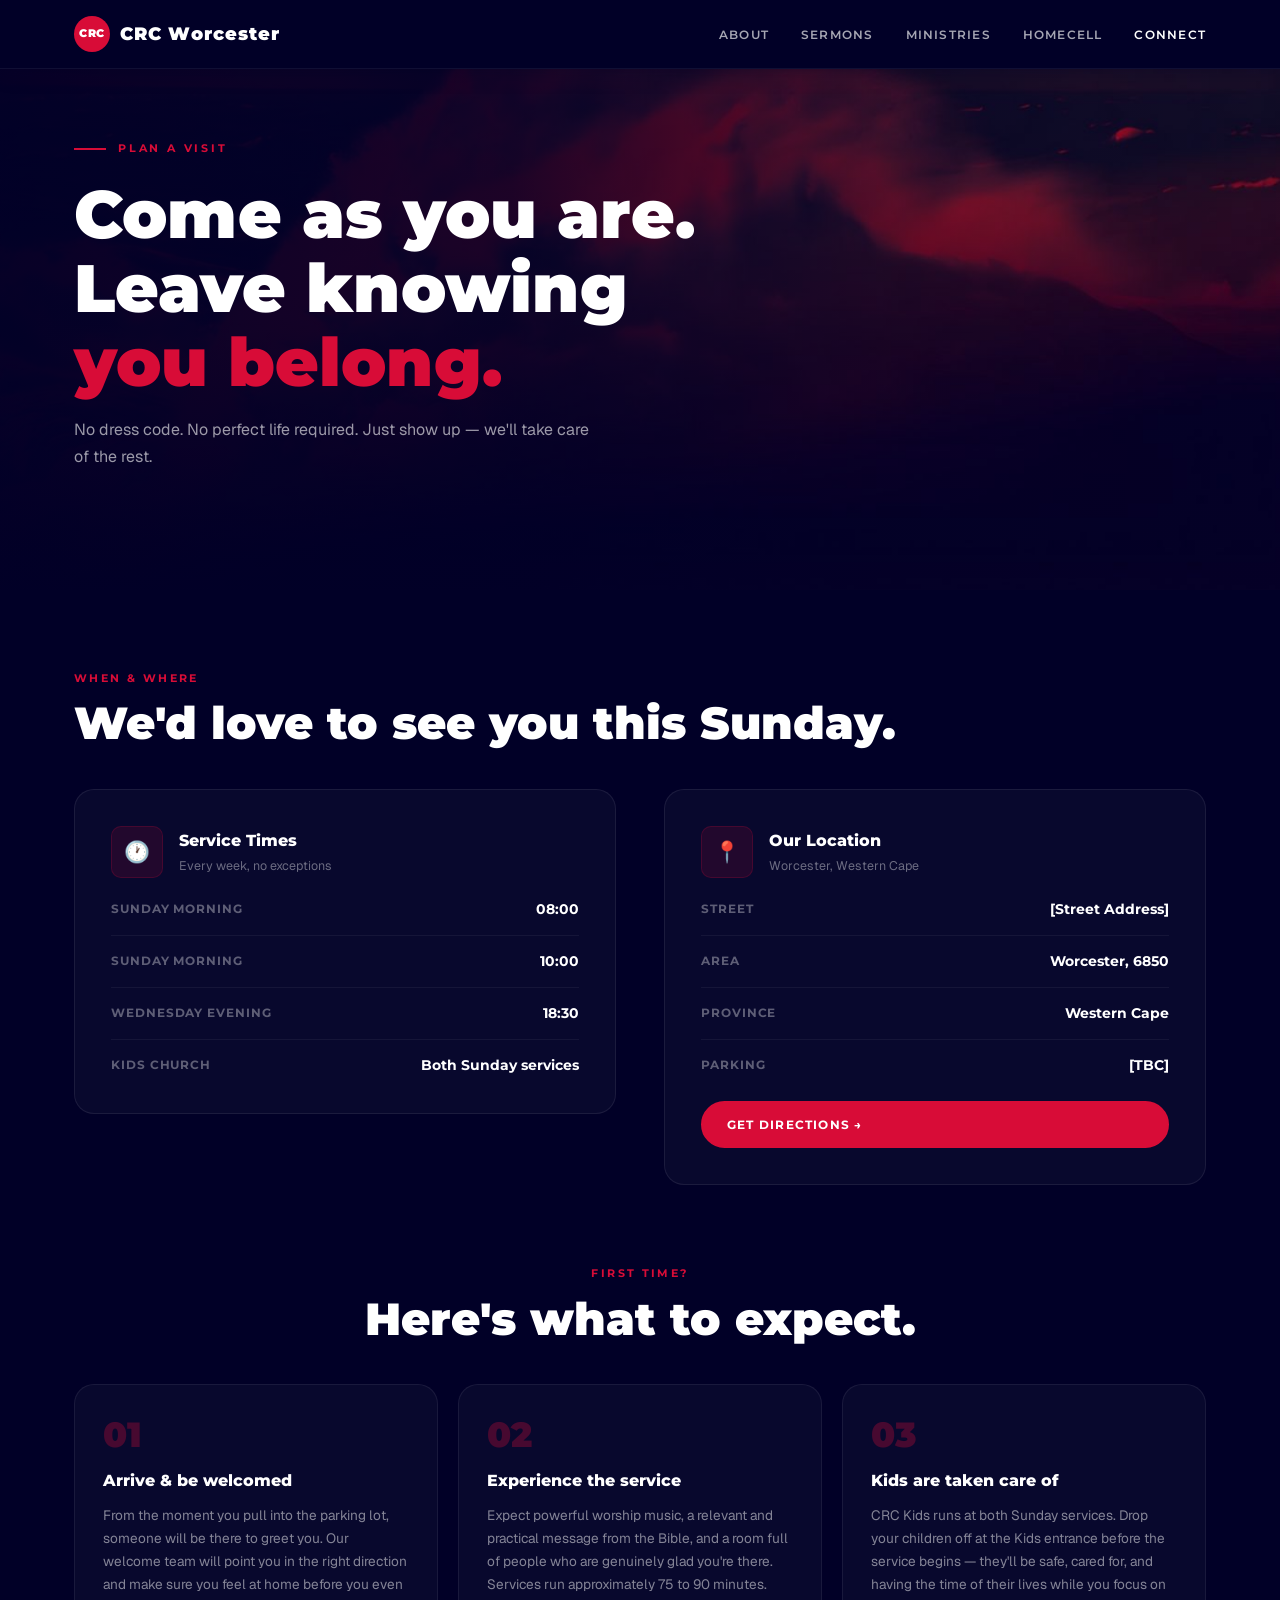
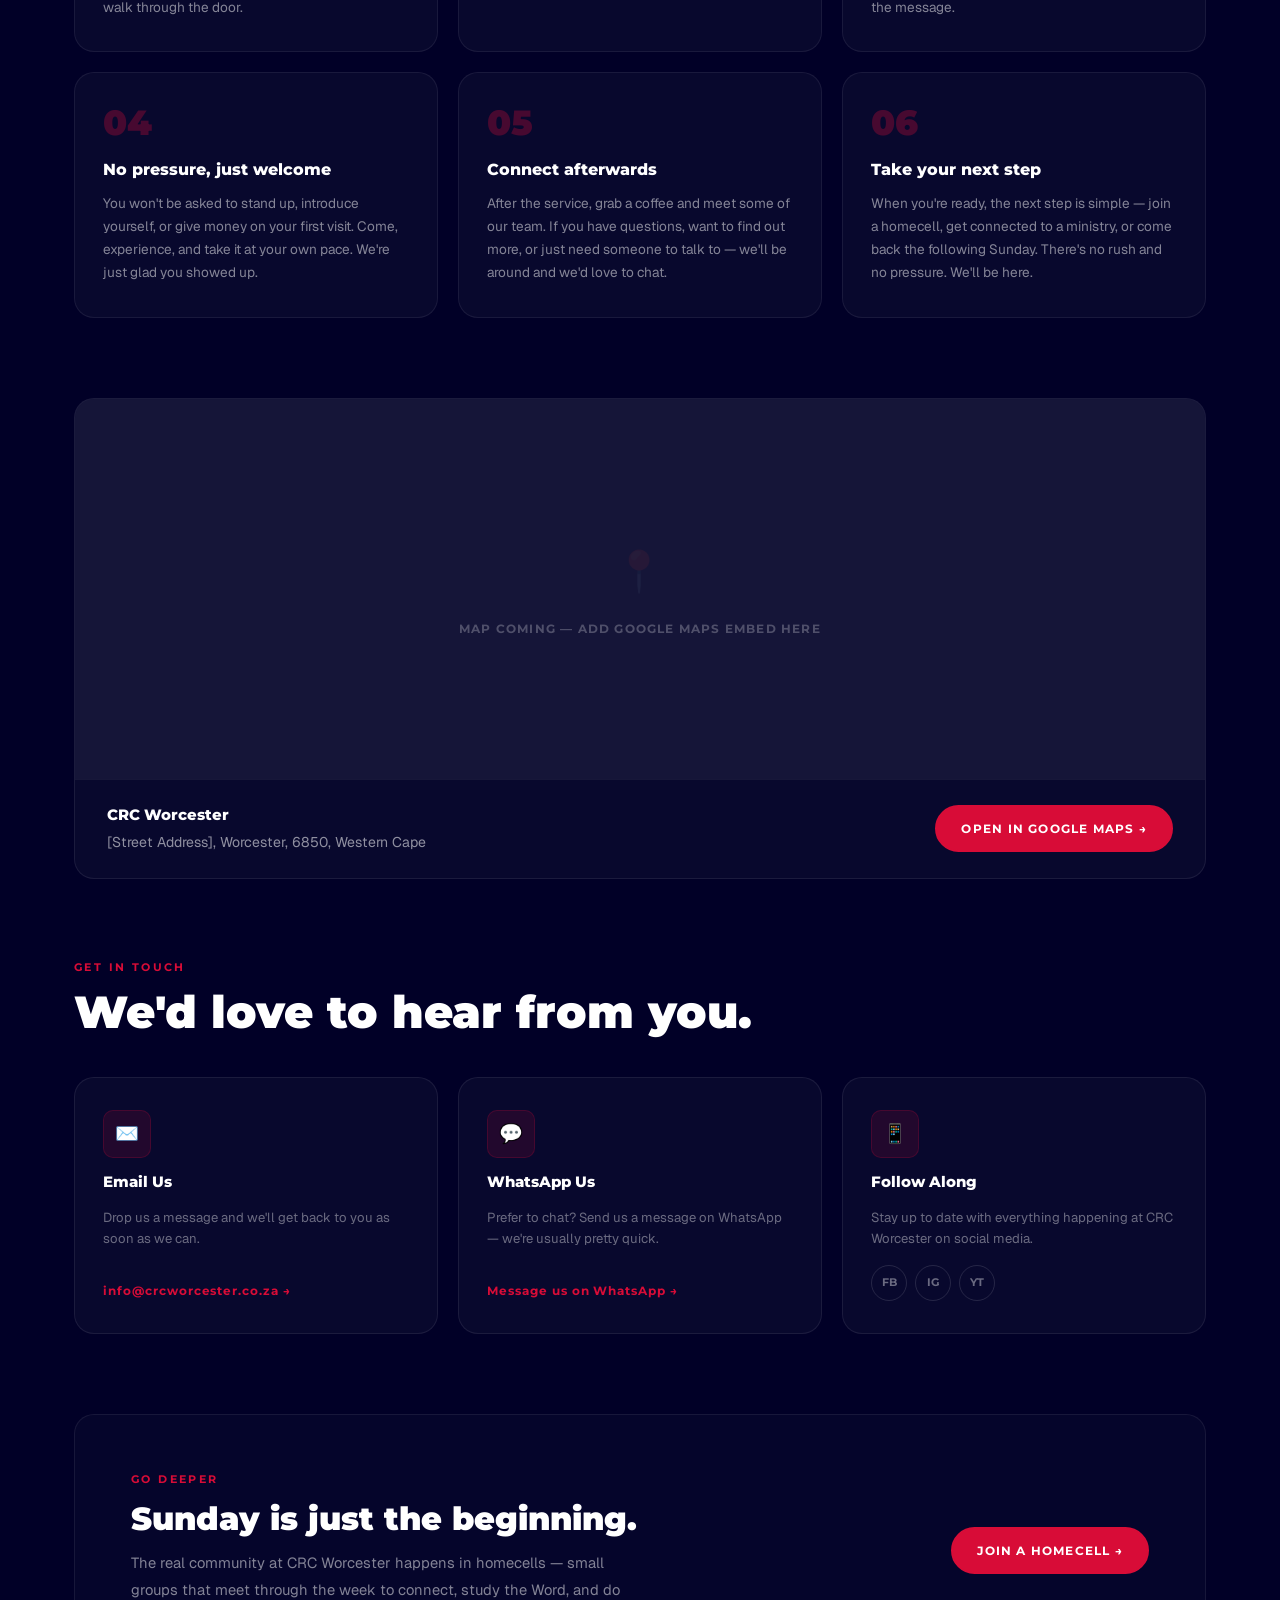
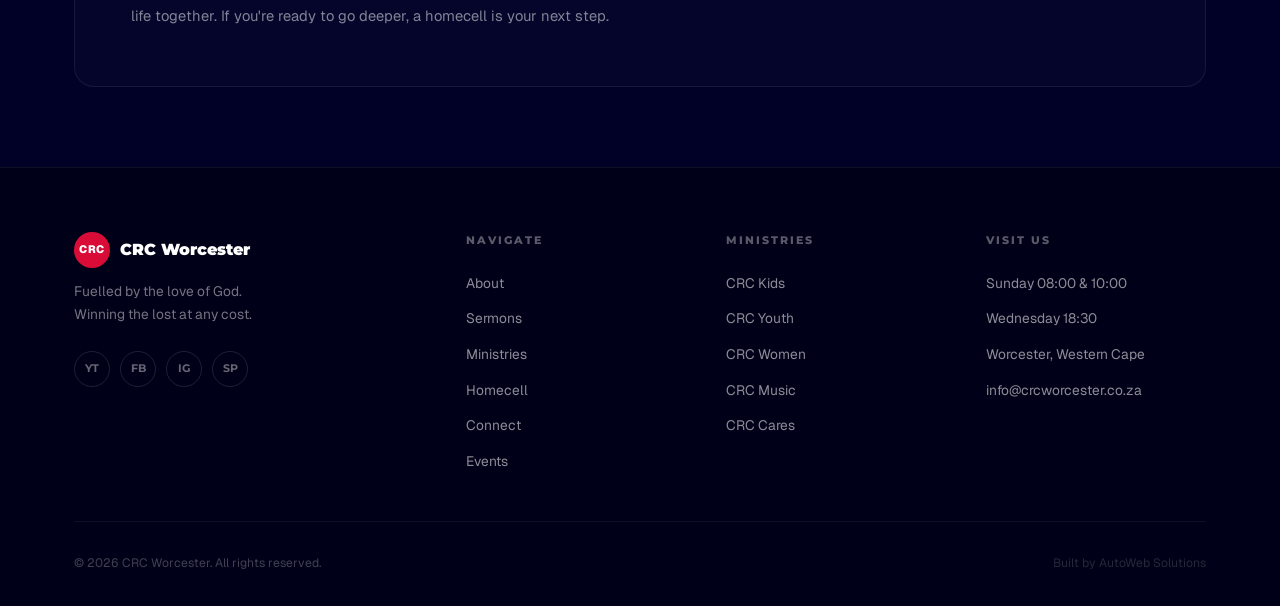
<file: connect.html>
<!DOCTYPE html>
<html lang="en">
<head>
  <meta charset="UTF-8">
  <meta name="viewport" content="width=device-width, initial-scale=1.0">
  <meta name="description" content="Plan a visit to CRC Worcester. Find our service times, location, and get in touch with us.">
  <title>Connect · CRC Worcester</title>

  <link rel="preconnect" href="https://fonts.googleapis.com">
  <link rel="preconnect" href="https://fonts.gstatic.com" crossorigin>
  <link href="https://fonts.googleapis.com/css2?family=Montserrat:wght@300;400;500;600;700;800;900&family=Geist:wght@300;400;500;600&display=swap" rel="stylesheet">

  <link rel="stylesheet" href="css/global.css">
  <link rel="stylesheet" href="css/components.css">
  <link rel="stylesheet" href="css/pages.css">

  <style>
    /* ── CONNECT PAGE ────────────────────────────────────────── */

    /* Plan a visit info grid */
    .visit-grid {
      display: grid;
      grid-template-columns: 1fr 1fr;
      gap: 48px;
      align-items: start;
    }

    /* Info cards */
    .info-card {
      background: rgba(255,255,255,0.03);
      border: 1px solid rgba(255,255,255,0.08);
      border-radius: var(--radius-lg);
      padding: 36px;
      display: flex;
      flex-direction: column;
      gap: 20px;
    }

    .info-card-header {
      display: flex;
      align-items: center;
      gap: 16px;
    }

    .info-icon {
      width: 52px; height: 52px;
      border-radius: var(--radius-md);
      background: var(--red-light);
      border: 1px solid rgba(216,12,55,0.2);
      display: flex; align-items: center; justify-content: center;
      font-size: 1.3rem;
      flex-shrink: 0;
    }

    .info-card-header h3 {
      font-family: var(--font-primary);
      font-weight: 800;
      font-size: 1rem;
    }

    .info-card-header p {
      font-size: 0.78rem;
      color: rgba(255,255,255,0.4);
      margin-top: 2px;
    }

    .info-rows {
      display: flex;
      flex-direction: column;
      gap: 0;
    }

    .info-row {
      display: flex;
      justify-content: space-between;
      align-items: center;
      padding: 14px 0;
      border-bottom: 1px solid rgba(255,255,255,0.05);
      gap: 16px;
    }

    .info-row:last-child { border-bottom: none; padding-bottom: 0; }
    .info-row:first-child { padding-top: 0; }

    .info-row-label {
      font-family: var(--font-primary);
      font-weight: 700;
      font-size: 0.72rem;
      letter-spacing: 0.08em;
      text-transform: uppercase;
      color: rgba(255,255,255,0.35);
      flex-shrink: 0;
    }

    .info-row-value {
      font-family: var(--font-primary);
      font-weight: 700;
      font-size: 0.9rem;
      text-align: right;
    }

    /* What to expect section */
    .expect-grid {
      display: grid;
      grid-template-columns: repeat(3,1fr);
      gap: 20px;
    }

    .expect-card {
      background: rgba(255,255,255,0.03);
      border: 1px solid rgba(255,255,255,0.07);
      border-radius: var(--radius-lg);
      padding: 32px 28px;
    }

    .expect-num {
      font-family: var(--font-primary);
      font-weight: 900;
      font-size: 2.2rem;
      line-height: 1;
      color: var(--red);
      opacity: 0.3;
      margin-bottom: 16px;
    }

    .expect-card h3 {
      font-family: var(--font-primary);
      font-weight: 800;
      font-size: 1rem;
      margin-bottom: 10px;
    }

    .expect-card p {
      font-size: 0.85rem;
      color: rgba(255,255,255,0.5);
      line-height: 1.7;
    }

    /* Map block */
    .map-block {
      background: rgba(255,255,255,0.03);
      border: 1px solid rgba(255,255,255,0.08);
      border-radius: var(--radius-lg);
      overflow: hidden;
    }

    .map-embed {
      width: 100%;
      height: 380px;
      background: rgba(255,255,255,0.05);
      display: flex;
      align-items: center;
      justify-content: center;
      flex-direction: column;
      gap: 16px;
      color: rgba(255,255,255,0.25);
      font-family: var(--font-primary);
      font-size: 0.75rem;
      font-weight: 700;
      letter-spacing: 0.1em;
      text-transform: uppercase;
      position: relative;
      overflow: hidden;
    }

    /* [TBC] Replace the placeholder div with a real Google Maps iframe */
    .map-embed iframe {
      position: absolute;
      inset: 0;
      width: 100%;
      height: 100%;
      border: none;
    }

    .map-pin-icon { font-size: 2.5rem; opacity: 0.3; }

    .map-footer {
      padding: 24px 32px;
      display: flex;
      align-items: center;
      justify-content: space-between;
      gap: 16px;
      flex-wrap: wrap;
      border-top: 1px solid rgba(255,255,255,0.06);
    }

    .map-address {
      font-size: 0.88rem;
      color: rgba(255,255,255,0.55);
      line-height: 1.6;
    }

    .map-address strong {
      display: block;
      font-family: var(--font-primary);
      font-weight: 800;
      font-size: 0.92rem;
      color: var(--white);
      margin-bottom: 4px;
    }

    /* Contact grid */
    .contact-grid {
      display: grid;
      grid-template-columns: repeat(3,1fr);
      gap: 20px;
    }

    .contact-card {
      background: rgba(255,255,255,0.03);
      border: 1px solid rgba(255,255,255,0.08);
      border-radius: var(--radius-lg);
      padding: 32px 28px;
      display: flex;
      flex-direction: column;
      gap: 12px;
      transition: border-color var(--transition), background var(--transition);
      text-decoration: none;
      color: inherit;
    }

    .contact-card:hover {
      border-color: rgba(216,12,55,0.3);
      background: rgba(216,12,55,0.05);
    }

    .contact-card-icon {
      width: 48px; height: 48px;
      border-radius: var(--radius-md);
      background: var(--red-light);
      border: 1px solid rgba(216,12,55,0.2);
      display: flex; align-items: center; justify-content: center;
      font-size: 1.2rem;
    }

    .contact-card h3 {
      font-family: var(--font-primary);
      font-weight: 800;
      font-size: 0.95rem;
    }

    .contact-card p {
      font-size: 0.82rem;
      color: rgba(255,255,255,0.4);
      line-height: 1.6;
      flex: 1;
    }

    .contact-card span {
      font-family: var(--font-primary);
      font-weight: 700;
      font-size: 0.75rem;
      color: var(--red);
      letter-spacing: 0.08em;
    }

    /* Homecell CTA */
    .homecell-cta {
      background: rgba(255,255,255,0.02);
      border: 1px solid rgba(255,255,255,0.07);
      border-radius: var(--radius-lg);
      padding: 56px;
      display: grid;
      grid-template-columns: 1fr auto;
      gap: 40px;
      align-items: center;
    }

    .homecell-cta h3 {
      font-family: var(--font-primary);
      font-weight: 900;
      font-size: clamp(1.4rem, 2.5vw, 2rem);
      line-height: 1.2;
      margin-bottom: 12px;
    }

    .homecell-cta p {
      font-size: 0.92rem;
      color: rgba(255,255,255,0.5);
      line-height: 1.8;
      max-width: 500px;
    }

    /* ── RESPONSIVE ──────────────────────────────────────────── */
    @media (max-width: 900px) {
      .visit-grid    { grid-template-columns: 1fr; }
      .expect-grid   { grid-template-columns: 1fr; }
      .contact-grid  { grid-template-columns: 1fr; }
      .homecell-cta  { grid-template-columns: 1fr; padding: 36px 28px; }
      .map-embed     { height: 280px; }
    }

    @media (max-width: 480px) {
      .map-footer    { flex-direction: column; align-items: flex-start; }
      .expect-grid   { grid-template-columns: 1fr; }
    }
  </style>
</head>
<body>

<!-- ── NAV ─────────────────────────────────────────────────── -->
<nav class="nav" id="nav">
  <div class="nav-inner">
    <a href="index.html" class="nav-logo">
      <div class="nav-logo-badge">CRC</div>
      CRC Worcester
    </a>
    <ul class="nav-links">
      <li><a href="about.html">About</a></li>
      <li><a href="sermons.html">Sermons</a></li>
      <li><a href="ministries.html">Ministries</a></li>
      <li><a href="homecell.html">Homecell</a></li>
      <li><a href="connect.html" class="active">Connect</a></li>
    </ul>
    <a href="connect.html" class="btn btn-primary" id="nav-cta" style="display:none;">Plan a Visit</a>
    <button class="hamburger" id="hamburger" aria-label="Open menu" aria-expanded="false">
      <span></span><span></span><span></span>
    </button>
  </div>
</nav>

<!-- ── MOBILE MENU ──────────────────────────────────────────── -->
<div class="mobile-menu" id="mobile-menu" role="dialog" aria-label="Navigation menu">
  <a href="about.html"      onclick="closeMobileMenu()">About</a>
  <a href="sermons.html"    onclick="closeMobileMenu()">Sermons</a>
  <a href="ministries.html" onclick="closeMobileMenu()">Ministries</a>
  <a href="homecell.html"   onclick="closeMobileMenu()">Homecell</a>
  <a href="connect.html"    onclick="closeMobileMenu()" class="active">Connect</a>
  <a href="connect.html"    onclick="closeMobileMenu()" class="cta-link">Plan a Visit →</a>
</div>

<!-- ── PAGE HERO ────────────────────────────────────────────── -->
<section class="page-hero">
  <div class="page-hero-bg"></div>
  <div class="container page-hero-content">
    <div class="hero-eyebrow" style="animation: fadeUp 0.7s ease 0.1s both;">Plan a Visit</div>
    <h1 class="section-title reveal" style="font-size:clamp(2.4rem,6vw,4.2rem); max-width:680px;">
      Come as you are.<br>Leave knowing<br><span style="color:var(--red);">you belong.</span>
    </h1>
    <p class="section-sub reveal reveal-delay-1">
      No dress code. No perfect life required. Just show up — we'll take care of the rest.
    </p>
  </div>
</section>

<!-- ── SERVICE TIMES & LOCATION ─────────────────────────────── -->
<section class="section">
  <div class="container">
    <div class="section-label">When &amp; Where</div>
    <h2 class="section-title" style="margin-bottom:40px;">We'd love to see you this Sunday.</h2>
    <div class="visit-grid">

      <!-- Service times -->
      <div class="info-card reveal">
        <div class="info-card-header">
          <div class="info-icon">🕐</div>
          <div>
            <h3>Service Times</h3>
            <p>Every week, no exceptions</p>
          </div>
        </div>
        <div class="info-rows">
          <div class="info-row">
            <span class="info-row-label">Sunday Morning</span>
            <span class="info-row-value">08:00</span>
          </div>
          <div class="info-row">
            <span class="info-row-label">Sunday Morning</span>
            <span class="info-row-value">10:00</span>
          </div>
          <div class="info-row">
            <span class="info-row-label">Wednesday Evening</span>
            <span class="info-row-value">18:30</span>
          </div>
          <div class="info-row">
            <span class="info-row-label">Kids Church</span>
            <span class="info-row-value">Both Sunday services</span>
          </div>
        </div>
      </div>

      <!-- Location -->
      <div class="info-card reveal reveal-delay-1">
        <div class="info-card-header">
          <div class="info-icon">📍</div>
          <div>
            <h3>Our Location</h3>
            <!-- [TBC] Update with confirmed address -->
            <p>Worcester, Western Cape</p>
          </div>
        </div>
        <div class="info-rows">
          <!-- [TBC] Replace all address fields when confirmed -->
          <div class="info-row">
            <span class="info-row-label">Street</span>
            <span class="info-row-value">[Street Address]</span>
          </div>
          <div class="info-row">
            <span class="info-row-label">Area</span>
            <span class="info-row-value">Worcester, 6850</span>
          </div>
          <div class="info-row">
            <span class="info-row-label">Province</span>
            <span class="info-row-value">Western Cape</span>
          </div>
          <div class="info-row">
            <span class="info-row-label">Parking</span>
            <span class="info-row-value">[TBC]</span>
          </div>
        </div>
        <!-- [TBC] Update with real Google Maps link -->
        <a href="https://maps.google.com" target="_blank" rel="noopener" class="btn btn-primary" style="margin-top:4px;">
          Get Directions →
        </a>
      </div>

    </div>
  </div>
</section>

<!-- ── WHAT TO EXPECT ────────────────────────────────────────── -->
<section class="section" style="padding-top:0;">
  <div class="container">
    <div style="text-align:center; margin-bottom:40px;" class="reveal">
      <div class="section-label">First time?</div>
      <h2 class="section-title">Here's what to expect.</h2>
    </div>
    <div class="expect-grid">
      <div class="expect-card reveal">
        <div class="expect-num">01</div>
        <h3>Arrive &amp; be welcomed</h3>
        <p>From the moment you pull into the parking lot, someone will be there to greet you. Our welcome team will point you in the right direction and make sure you feel at home before you even walk through the door.</p>
      </div>
      <div class="expect-card reveal reveal-delay-1">
        <div class="expect-num">02</div>
        <h3>Experience the service</h3>
        <p>Expect powerful worship music, a relevant and practical message from the Bible, and a room full of people who are genuinely glad you're there. Services run approximately 75 to 90 minutes.</p>
      </div>
      <div class="expect-card reveal reveal-delay-2">
        <div class="expect-num">03</div>
        <h3>Kids are taken care of</h3>
        <p>CRC Kids runs at both Sunday services. Drop your children off at the Kids entrance before the service begins — they'll be safe, cared for, and having the time of their lives while you focus on the message.</p>
      </div>
      <div class="expect-card reveal">
        <div class="expect-num">04</div>
        <h3>No pressure, just welcome</h3>
        <p>You won't be asked to stand up, introduce yourself, or give money on your first visit. Come, experience, and take it at your own pace. We're just glad you showed up.</p>
      </div>
      <div class="expect-card reveal reveal-delay-1">
        <div class="expect-num">05</div>
        <h3>Connect afterwards</h3>
        <p>After the service, grab a coffee and meet some of our team. If you have questions, want to find out more, or just need someone to talk to — we'll be around and we'd love to chat.</p>
      </div>
      <div class="expect-card reveal reveal-delay-2">
        <div class="expect-num">06</div>
        <h3>Take your next step</h3>
        <p>When you're ready, the next step is simple — join a homecell, get connected to a ministry, or come back the following Sunday. There's no rush and no pressure. We'll be here.</p>
      </div>
    </div>
  </div>
</section>

<!-- ── MAP ────────────────────────────────────────────────────── -->
<section class="section" style="padding-top:0;">
  <div class="container">
    <div class="map-block reveal">
      <div class="map-embed">
        <!-- [TBC] Replace this div with a real Google Maps embed iframe -->
        <!-- Example:
        <iframe
          src="https://www.google.com/maps/embed?pb=YOUR_EMBED_PARAMS"
          width="100%"
          height="380"
          style="border:0;"
          allowfullscreen=""
          loading="lazy"
          referrerpolicy="no-referrer-when-downgrade"
          title="CRC Worcester location">
        </iframe>
        -->
        <div class="map-pin-icon">📍</div>
        <span>Map coming — add Google Maps embed here</span>
      </div>
      <div class="map-footer">
        <div class="map-address">
          <!-- [TBC] Update with confirmed address -->
          <strong>CRC Worcester</strong>
          [Street Address], Worcester, 6850, Western Cape
        </div>
        <a href="https://maps.google.com" target="_blank" rel="noopener" class="btn btn-primary">
          Open in Google Maps →
        </a>
      </div>
    </div>
  </div>
</section>

<!-- ── CONTACT ────────────────────────────────────────────────── -->
<section class="section" style="padding-top:0;">
  <div class="container">
    <div style="margin-bottom:40px;" class="reveal">
      <div class="section-label">Get in Touch</div>
      <h2 class="section-title">We'd love to hear from you.</h2>
    </div>
    <div class="contact-grid">

      <!-- Email -->
      <a href="mailto:info@crcworcester.co.za" class="contact-card reveal">
        <div class="contact-card-icon">✉️</div>
        <h3>Email Us</h3>
        <!-- [TBC] Update with confirmed email address -->
        <p>Drop us a message and we'll get back to you as soon as we can.</p>
        <span>info@crcworcester.co.za →</span>
      </a>

      <!-- WhatsApp -->
      <!-- [TBC] Update WhatsApp number -->
      <a href="https://wa.me/27000000000" target="_blank" rel="noopener" class="contact-card reveal reveal-delay-1">
        <div class="contact-card-icon">💬</div>
        <h3>WhatsApp Us</h3>
        <p>Prefer to chat? Send us a message on WhatsApp — we're usually pretty quick.</p>
        <span>Message us on WhatsApp →</span>
      </a>

      <!-- Social -->
      <div class="contact-card reveal reveal-delay-2" style="cursor:default;">
        <div class="contact-card-icon">📱</div>
        <h3>Follow Along</h3>
        <p>Stay up to date with everything happening at CRC Worcester on social media.</p>
        <div style="display:flex; gap:8px; margin-top:4px;">
          <!-- [TBC] Update with real social media links -->
          <a href="#" class="social-icon" aria-label="Facebook" style="text-decoration:none;">FB</a>
          <a href="#" class="social-icon" aria-label="Instagram" style="text-decoration:none;">IG</a>
          <a href="#" class="social-icon" aria-label="YouTube" style="text-decoration:none;">YT</a>
        </div>
      </div>

    </div>
  </div>
</section>

<!-- ── HOMECELL CTA ───────────────────────────────────────────── -->
<section class="section" style="padding-top:0;">
  <div class="container">
    <div class="homecell-cta reveal">
      <div>
        <div class="section-label">Go deeper</div>
        <h3>Sunday is just the beginning.</h3>
        <p>The real community at CRC Worcester happens in homecells — small groups that meet through the week to connect, study the Word, and do life together. If you're ready to go deeper, a homecell is your next step.</p>
      </div>
      <a href="homecell.html" class="btn btn-primary" style="white-space:nowrap; flex-shrink:0;">Join a Homecell →</a>
    </div>
  </div>
</section>

<!-- ── FOOTER ─────────────────────────────────────────────────── -->
<footer class="footer">
  <div class="container">
    <div class="footer-grid">
      <div class="footer-brand">
        <div style="display:flex; align-items:center; gap:10px; margin-bottom:8px;">
          <div class="nav-logo-badge">CRC</div>
          <span style="font-family:var(--font-primary); font-weight:900; font-size:1rem;">CRC Worcester</span>
        </div>
        <p>Fuelled by the love of God.<br>Winning the lost at any cost.</p>
        <div class="footer-socials">
          <a href="#" class="social-icon" aria-label="YouTube">YT</a>
          <a href="#" class="social-icon" aria-label="Facebook">FB</a>
          <a href="#" class="social-icon" aria-label="Instagram">IG</a>
          <a href="#" class="social-icon" aria-label="Spotify">SP</a>
        </div>
      </div>
      <div>
        <div class="footer-col-title">Navigate</div>
        <ul class="footer-links">
          <li><a href="about.html">About</a></li>
          <li><a href="sermons.html">Sermons</a></li>
          <li><a href="ministries.html">Ministries</a></li>
          <li><a href="homecell.html">Homecell</a></li>
          <li><a href="connect.html">Connect</a></li>
          <li><a href="events.html">Events</a></li>
        </ul>
      </div>
      <div>
        <div class="footer-col-title">Ministries</div>
        <ul class="footer-links">
          <li><a href="ministries.html#kids">CRC Kids</a></li>
          <li><a href="ministries.html#youth">CRC Youth</a></li>
          <li><a href="ministries.html#women">CRC Women</a></li>
          <li><a href="ministries.html#music">CRC Music</a></li>
          <li><a href="ministries.html#cares">CRC Cares</a></li>
        </ul>
      </div>
      <div>
        <div class="footer-col-title">Visit Us</div>
        <ul class="footer-links">
          <li><a>Sunday 08:00 &amp; 10:00</a></li>
          <li><a>Wednesday 18:30</a></li>
          <li><a>Worcester, Western Cape</a></li>
          <li><a href="mailto:info@crcworcester.co.za">info@crcworcester.co.za</a></li>
        </ul>
      </div>
    </div>
    <div class="footer-bottom">
      <span>© 2026 CRC Worcester. All rights reserved.</span>
      <span style="color:rgba(255,255,255,0.15);">Built by AutoWeb Solutions</span>
    </div>
  </div>
</footer>

<script type="module" src="js/main.js"></script>

</body>
</html>
</file>
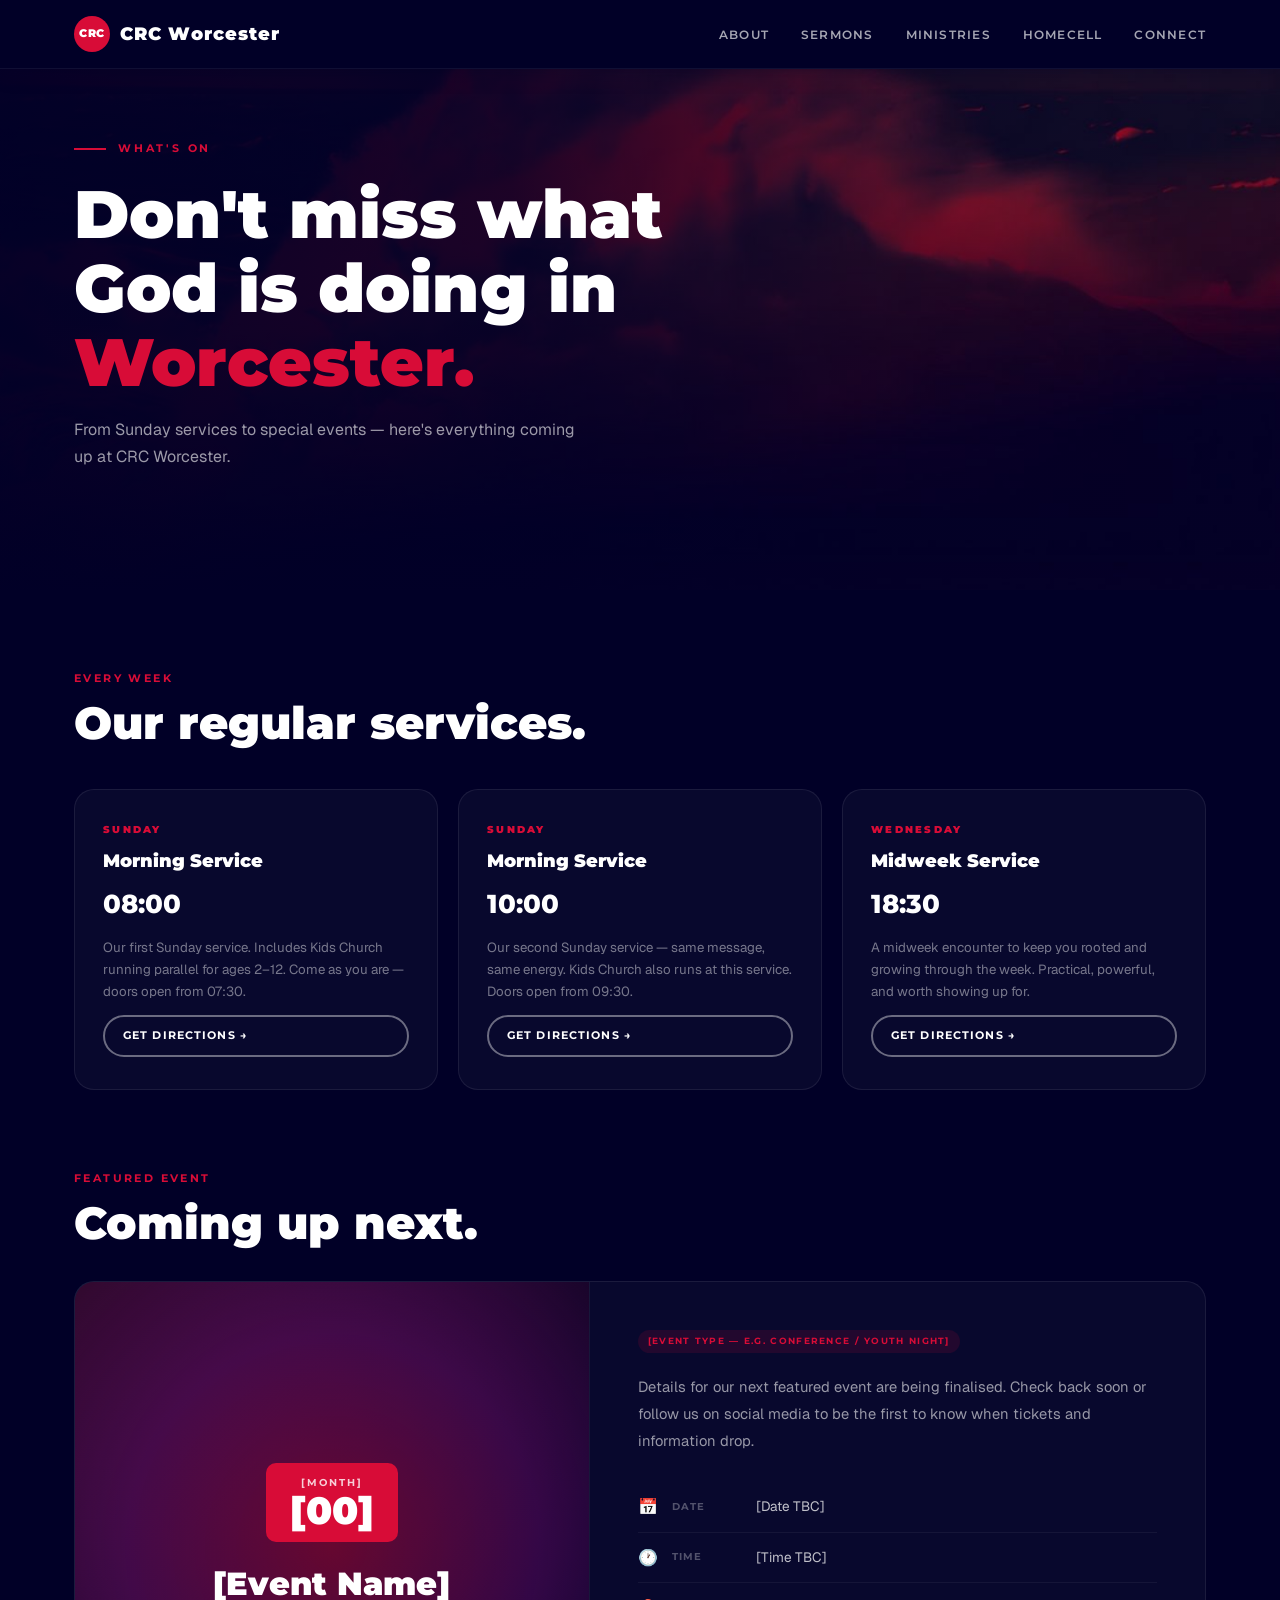
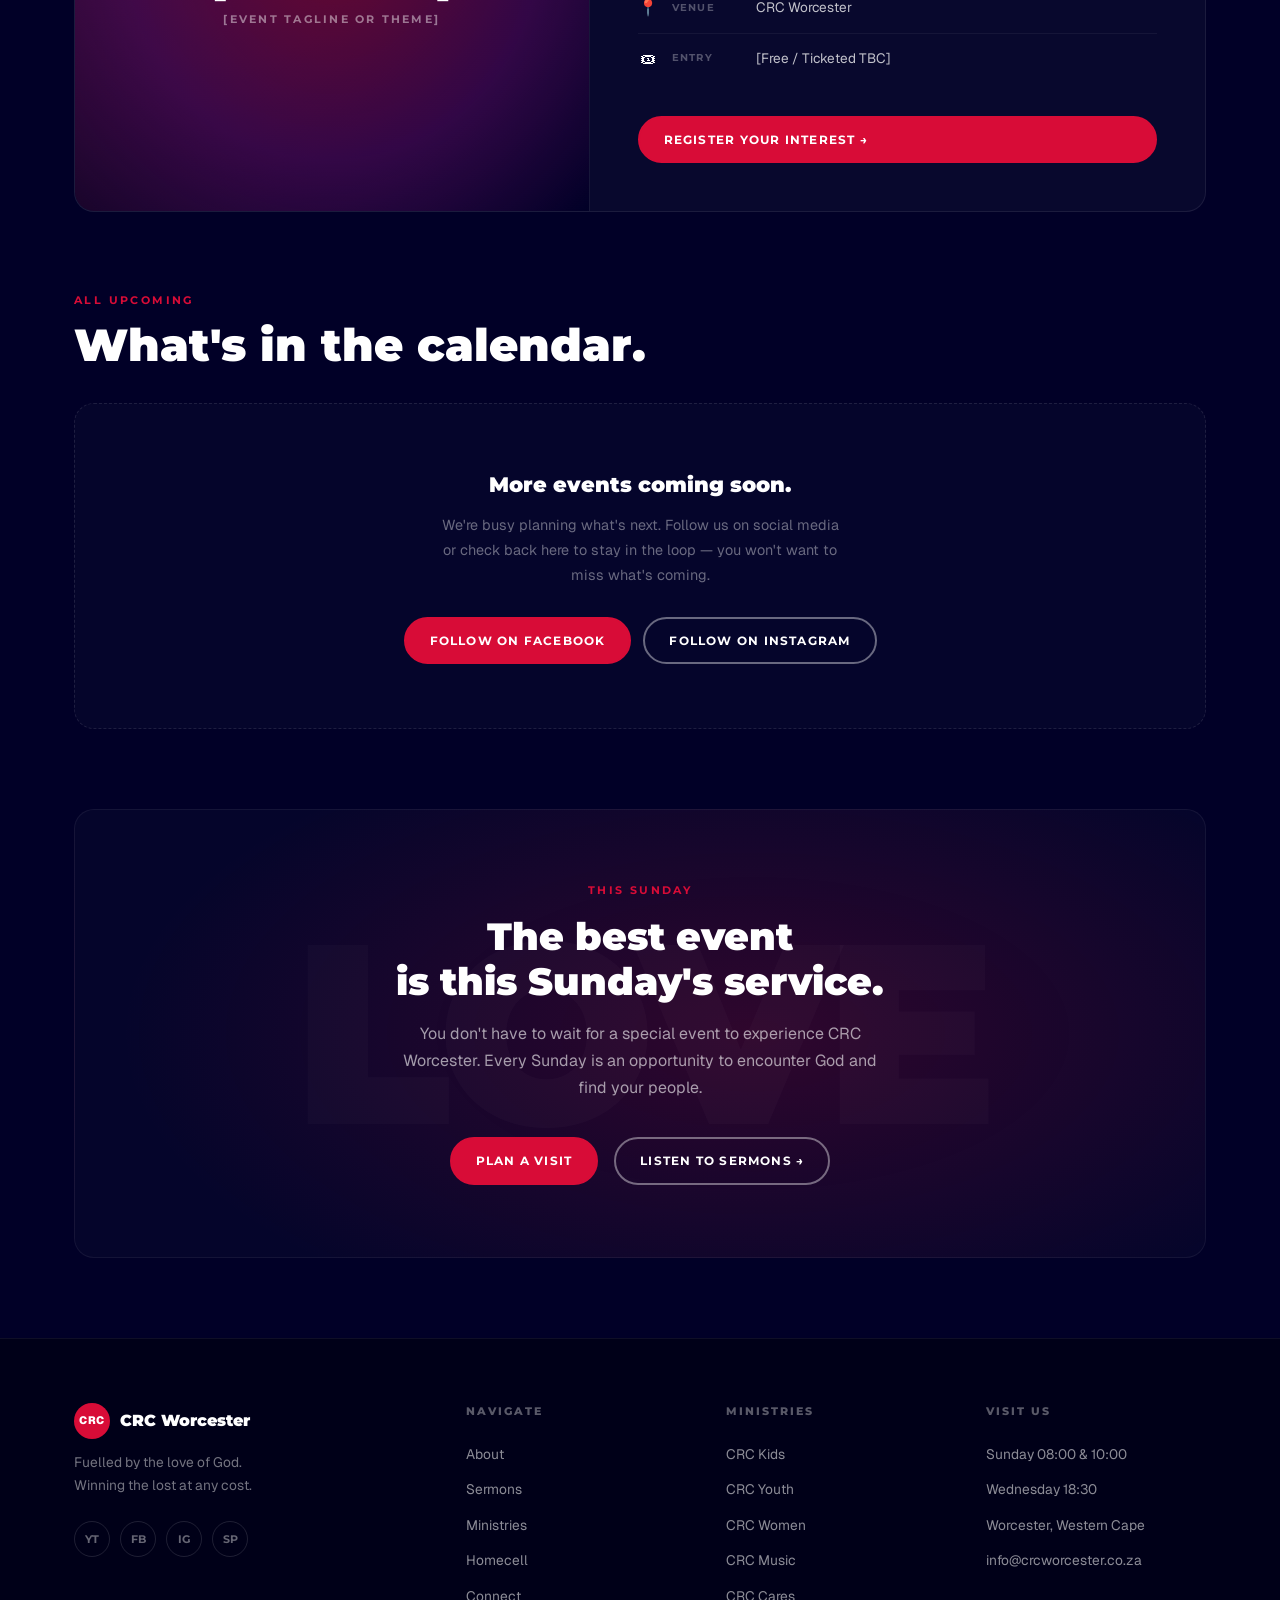
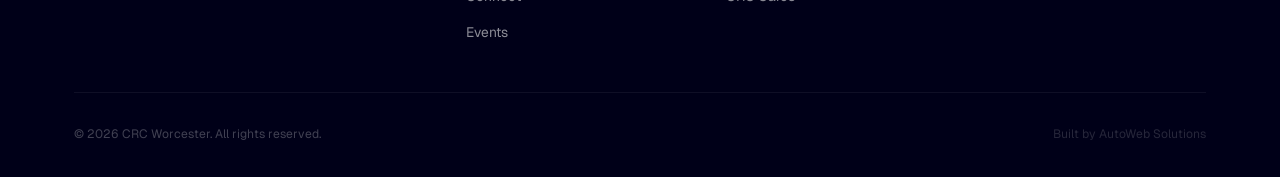
<file: events.html>
<!DOCTYPE html>
<html lang="en">
<head>
  <meta charset="UTF-8">
  <meta name="viewport" content="width=device-width, initial-scale=1.0">
  <meta name="description" content="Upcoming events at CRC Worcester — services, conferences, youth nights and more.">
  <title>Events · CRC Worcester</title>

  <link rel="preconnect" href="https://fonts.googleapis.com">
  <link rel="preconnect" href="https://fonts.gstatic.com" crossorigin>
  <link href="https://fonts.googleapis.com/css2?family=Montserrat:wght@300;400;500;600;700;800;900&family=Geist:wght@300;400;500;600&display=swap" rel="stylesheet">

  <link rel="stylesheet" href="css/global.css">
  <link rel="stylesheet" href="css/components.css">
  <link rel="stylesheet" href="css/pages.css">

  <style>
    /* ── EVENTS PAGE ─────────────────────────────────────────── */

    /* Regular events strip */
    .regular-grid {
      display: grid;
      grid-template-columns: repeat(3,1fr);
      gap: 20px;
    }

    .regular-card {
      background: rgba(255,255,255,0.03);
      border: 1px solid rgba(255,255,255,0.08);
      border-radius: var(--radius-lg);
      padding: 32px 28px;
      display: flex;
      flex-direction: column;
      gap: 12px;
      transition: border-color var(--transition), background var(--transition);
    }

    .regular-card:hover {
      border-color: rgba(216,12,55,0.25);
      background: rgba(216,12,55,0.04);
    }

    .regular-day {
      font-family: var(--font-primary);
      font-weight: 900;
      font-size: 0.65rem;
      letter-spacing: 0.22em;
      text-transform: uppercase;
      color: var(--red);
    }

    .regular-card h3 {
      font-family: var(--font-primary);
      font-weight: 900;
      font-size: 1.15rem;
      line-height: 1.2;
    }

    .regular-time {
      font-family: var(--font-primary);
      font-weight: 800;
      font-size: 1.6rem;
      color: var(--white);
    }

    .regular-card p {
      font-size: 0.83rem;
      color: rgba(255,255,255,0.45);
      line-height: 1.65;
      flex: 1;
    }

    /* Featured event */
    .featured-event {
      background: rgba(255,255,255,0.03);
      border: 1px solid rgba(255,255,255,0.08);
      border-radius: var(--radius-lg);
      overflow: hidden;
      display: grid;
      grid-template-columns: 1fr 1.2fr;
    }

    .featured-event-visual {
      position: relative;
      min-height: 360px;
      background:
        radial-gradient(ellipse 100% 100% at 50% 50%, rgba(216,12,55,0.4) 0%, rgba(161,21,156,0.25) 40%, transparent 70%),
        linear-gradient(135deg, rgba(216,12,55,0.2), rgba(1,0,39,0.98));
      display: flex;
      flex-direction: column;
      align-items: center;
      justify-content: center;
      padding: 48px 36px;
      text-align: center;
    }

    .event-date-badge {
      display: inline-flex;
      flex-direction: column;
      align-items: center;
      background: var(--red);
      border-radius: var(--radius-md);
      padding: 12px 24px;
      margin-bottom: 24px;
    }

    .event-date-badge .month {
      font-family: var(--font-primary);
      font-weight: 700;
      font-size: 0.65rem;
      letter-spacing: 0.2em;
      text-transform: uppercase;
      opacity: 0.8;
    }

    .event-date-badge .day {
      font-family: var(--font-primary);
      font-weight: 900;
      font-size: 2.4rem;
      line-height: 1;
    }

    .featured-event-title {
      font-family: var(--font-primary);
      font-weight: 900;
      font-size: clamp(1.4rem, 2.5vw, 2rem);
      line-height: 1.1;
      position: relative;
      z-index: 1;
    }

    .featured-event-subtitle {
      font-family: var(--font-primary);
      font-weight: 700;
      font-size: 0.7rem;
      letter-spacing: 0.2em;
      text-transform: uppercase;
      color: rgba(255,255,255,0.45);
      margin-top: 10px;
      position: relative;
      z-index: 1;
    }

    .featured-event-info {
      padding: 48px;
      display: flex;
      flex-direction: column;
      justify-content: center;
      border-left: 1px solid rgba(255,255,255,0.06);
    }

    .featured-event-info p {
      font-size: 0.92rem;
      color: rgba(255,255,255,0.58);
      line-height: 1.85;
      margin-bottom: 16px;
    }

    .featured-event-info p:last-of-type { margin-bottom: 28px; }

    .event-detail-rows {
      display: flex;
      flex-direction: column;
      gap: 0;
      margin-bottom: 32px;
    }

    .event-detail-row {
      display: flex;
      align-items: center;
      gap: 14px;
      padding: 12px 0;
      border-bottom: 1px solid rgba(255,255,255,0.05);
      font-size: 0.85rem;
    }

    .event-detail-row:last-child { border-bottom: none; }

    .event-detail-icon { font-size: 1rem; flex-shrink: 0; width: 20px; text-align: center; }

    .event-detail-label {
      font-family: var(--font-primary);
      font-weight: 700;
      font-size: 0.65rem;
      letter-spacing: 0.12em;
      text-transform: uppercase;
      color: rgba(255,255,255,0.3);
      width: 70px;
      flex-shrink: 0;
    }

    .event-detail-value {
      color: rgba(255,255,255,0.75);
    }

    /* Upcoming events list */
    .event-list {
      display: flex;
      flex-direction: column;
      gap: 2px;
    }

    .event-list-item {
      background: rgba(255,255,255,0.03);
      border: 1px solid rgba(255,255,255,0.07);
      border-radius: var(--radius-md);
      padding: 24px 28px;
      display: grid;
      grid-template-columns: 72px 1fr auto;
      gap: 24px;
      align-items: center;
      transition: border-color var(--transition), background var(--transition);
    }

    .event-list-item:hover {
      border-color: rgba(255,255,255,0.14);
      background: rgba(255,255,255,0.05);
    }

    .event-list-date {
      text-align: center;
      padding: 10px 8px;
      background: var(--red-light);
      border: 1px solid rgba(216,12,55,0.2);
      border-radius: var(--radius-sm);
    }

    .event-list-date .eld-month {
      font-family: var(--font-primary);
      font-weight: 700;
      font-size: 0.55rem;
      letter-spacing: 0.16em;
      text-transform: uppercase;
      color: var(--red);
    }

    .event-list-date .eld-day {
      font-family: var(--font-primary);
      font-weight: 900;
      font-size: 1.5rem;
      line-height: 1;
      color: var(--white);
    }

    .event-list-info h4 {
      font-family: var(--font-primary);
      font-weight: 800;
      font-size: 0.98rem;
      margin-bottom: 4px;
    }

    .event-list-info p {
      font-size: 0.8rem;
      color: rgba(255,255,255,0.4);
    }

    .event-list-badge {
      font-family: var(--font-primary);
      font-weight: 700;
      font-size: 0.58rem;
      letter-spacing: 0.12em;
      text-transform: uppercase;
      padding: 5px 12px;
      border-radius: var(--radius-pill);
      background: var(--red-light);
      color: var(--red);
      white-space: nowrap;
    }

    /* Empty state */
    .events-empty {
      background: rgba(255,255,255,0.02);
      border: 1px dashed rgba(255,255,255,0.1);
      border-radius: var(--radius-lg);
      padding: 64px 48px;
      text-align: center;
    }

    .events-empty h3 {
      font-family: var(--font-primary);
      font-weight: 900;
      font-size: 1.3rem;
      margin-bottom: 12px;
    }

    .events-empty p {
      font-size: 0.9rem;
      color: rgba(255,255,255,0.4);
      max-width: 400px;
      margin: 0 auto 28px;
      line-height: 1.75;
    }

    /* ── RESPONSIVE ──────────────────────────────────────────── */
    @media (max-width: 900px) {
      .regular-grid          { grid-template-columns: 1fr; }
      .featured-event        { grid-template-columns: 1fr; }
      .featured-event-visual { min-height: 280px; }
      .featured-event-info   { padding: 36px 28px; border-left: none; border-top: 1px solid rgba(255,255,255,0.06); }
      .event-list-item       { grid-template-columns: 60px 1fr; }
      .event-list-badge      { display: none; }
    }

    @media (max-width: 480px) {
      .events-empty { padding: 48px 24px; }
    }
  </style>
</head>
<body>

<!-- ── NAV ─────────────────────────────────────────────────── -->
<nav class="nav" id="nav">
  <div class="nav-inner">
    <a href="index.html" class="nav-logo">
      <div class="nav-logo-badge">CRC</div>
      CRC Worcester
    </a>
    <ul class="nav-links">
      <li><a href="about.html">About</a></li>
      <li><a href="sermons.html">Sermons</a></li>
      <li><a href="ministries.html">Ministries</a></li>
      <li><a href="homecell.html">Homecell</a></li>
      <li><a href="connect.html">Connect</a></li>
    </ul>
    <a href="connect.html" class="btn btn-primary" id="nav-cta" style="display:none;">Plan a Visit</a>
    <button class="hamburger" id="hamburger" aria-label="Open menu" aria-expanded="false">
      <span></span><span></span><span></span>
    </button>
  </div>
</nav>

<!-- ── MOBILE MENU ──────────────────────────────────────────── -->
<div class="mobile-menu" id="mobile-menu" role="dialog" aria-label="Navigation menu">
  <a href="about.html"      onclick="closeMobileMenu()">About</a>
  <a href="sermons.html"    onclick="closeMobileMenu()">Sermons</a>
  <a href="ministries.html" onclick="closeMobileMenu()">Ministries</a>
  <a href="homecell.html"   onclick="closeMobileMenu()">Homecell</a>
  <a href="connect.html"    onclick="closeMobileMenu()">Connect</a>
  <a href="connect.html"    onclick="closeMobileMenu()" class="cta-link">Plan a Visit →</a>
</div>

<!-- ── PAGE HERO ────────────────────────────────────────────── -->
<section class="page-hero">
  <div class="page-hero-bg"></div>
  <div class="container page-hero-content">
    <div class="hero-eyebrow" style="animation: fadeUp 0.7s ease 0.1s both;">What's On</div>
    <h1 class="section-title reveal" style="font-size:clamp(2.4rem,6vw,4.2rem); max-width:680px;">
      Don't miss what<br>God is doing in <span style="color:var(--red);">Worcester.</span>
    </h1>
    <p class="section-sub reveal reveal-delay-1">
      From Sunday services to special events — here's everything coming up at CRC Worcester.
    </p>
  </div>
</section>

<!-- ── REGULAR SERVICES ──────────────────────────────────────── -->
<section class="section">
  <div class="container">
    <div class="section-label">Every Week</div>
    <h2 class="section-title" style="margin-bottom:40px;">Our regular services.</h2>
    <div class="regular-grid">
      <div class="regular-card reveal">
        <div class="regular-day">Sunday</div>
        <h3>Morning Service</h3>
        <div class="regular-time">08:00</div>
        <p>Our first Sunday service. Includes Kids Church running parallel for ages 2–12. Come as you are — doors open from 07:30.</p>
        <a href="connect.html" class="btn btn-outline" style="font-size:0.7rem; padding:10px 18px; margin-top:auto;">Get Directions →</a>
      </div>
      <div class="regular-card reveal reveal-delay-1">
        <div class="regular-day">Sunday</div>
        <h3>Morning Service</h3>
        <div class="regular-time">10:00</div>
        <p>Our second Sunday service — same message, same energy. Kids Church also runs at this service. Doors open from 09:30.</p>
        <a href="connect.html" class="btn btn-outline" style="font-size:0.7rem; padding:10px 18px; margin-top:auto;">Get Directions →</a>
      </div>
      <div class="regular-card reveal reveal-delay-2">
        <div class="regular-day">Wednesday</div>
        <h3>Midweek Service</h3>
        <div class="regular-time">18:30</div>
        <p>A midweek encounter to keep you rooted and growing through the week. Practical, powerful, and worth showing up for.</p>
        <a href="connect.html" class="btn btn-outline" style="font-size:0.7rem; padding:10px 18px; margin-top:auto;">Get Directions →</a>
      </div>
    </div>
  </div>
</section>

<!-- ── FEATURED UPCOMING EVENT ───────────────────────────────── -->
<section class="section" style="padding-top:0;">
  <div class="container">
    <div class="section-label">Featured Event</div>
    <h2 class="section-title" style="margin-bottom:32px;">Coming up next.</h2>
    <!-- [TBC] Replace this entire block with the real next event when confirmed -->
    <div class="featured-event reveal">
      <div class="featured-event-visual">
        <div class="event-date-badge">
          <span class="month">[Month]</span>
          <span class="day">[00]</span>
        </div>
        <div class="featured-event-title">[Event Name]</div>
        <div class="featured-event-subtitle">[Event tagline or theme]</div>
      </div>
      <div class="featured-event-info">
        <div class="card-badge" style="width:fit-content; margin-bottom:20px;">[Event Type — e.g. Conference / Youth Night]</div>
        <p>Details for our next featured event are being finalised. Check back soon or follow us on social media to be the first to know when tickets and information drop.</p>
        <div class="event-detail-rows">
          <div class="event-detail-row">
            <span class="event-detail-icon">📅</span>
            <span class="event-detail-label">Date</span>
            <span class="event-detail-value">[Date TBC]</span>
          </div>
          <div class="event-detail-row">
            <span class="event-detail-icon">🕐</span>
            <span class="event-detail-label">Time</span>
            <span class="event-detail-value">[Time TBC]</span>
          </div>
          <div class="event-detail-row">
            <span class="event-detail-icon">📍</span>
            <span class="event-detail-label">Venue</span>
            <span class="event-detail-value">CRC Worcester</span>
          </div>
          <div class="event-detail-row">
            <span class="event-detail-icon">🎟</span>
            <span class="event-detail-label">Entry</span>
            <span class="event-detail-value">[Free / Ticketed TBC]</span>
          </div>
        </div>
        <a href="connect.html" class="btn btn-primary">Register Your Interest →</a>
      </div>
    </div>
  </div>
</section>

<!-- ── UPCOMING EVENTS LIST ──────────────────────────────────── -->
<section class="section" style="padding-top:0;">
  <div class="container">
    <div class="section-label">All Upcoming</div>
    <h2 class="section-title" style="margin-bottom:32px;">What's in the calendar.</h2>

    <!-- [TBC] Replace placeholder items with real events as they are confirmed -->
    <!-- EXAMPLE of how to add an event:
    <div class="event-list-item reveal">
      <div class="event-list-date">
        <div class="eld-month">Jul</div>
        <div class="eld-day">12</div>
      </div>
      <div class="event-list-info">
        <h4>Youth Night — Unashamed</h4>
        <p>Friday · 18:00 · CRC Worcester</p>
      </div>
      <div class="event-list-badge">Youth</div>
    </div>
    -->

    <div class="events-empty reveal">
      <h3>More events coming soon.</h3>
      <p>We're busy planning what's next. Follow us on social media or check back here to stay in the loop — you won't want to miss what's coming.</p>
      <div style="display:flex; gap:12px; justify-content:center; flex-wrap:wrap;">
        <!-- [TBC] Update social links -->
        <a href="#" class="btn btn-primary">Follow on Facebook</a>
        <a href="#" class="btn btn-outline">Follow on Instagram</a>
      </div>
    </div>

  </div>
</section>

<!-- ── CONNECT CTA ────────────────────────────────────────────── -->
<section class="section" style="padding-top:0;">
  <div class="container">
    <div class="connect-banner reveal">
      <div class="section-label" style="display:block; margin-bottom:16px;">This Sunday</div>
      <h2>The best event<br>is this Sunday's service.</h2>
      <p>You don't have to wait for a special event to experience CRC Worcester. Every Sunday is an opportunity to encounter God and find your people.</p>
      <div class="connect-banner-btns">
        <a href="connect.html" class="btn btn-primary">Plan a Visit</a>
        <a href="sermons.html" class="btn btn-outline">Listen to Sermons →</a>
      </div>
    </div>
  </div>
</section>

<!-- ── FOOTER ─────────────────────────────────────────────────── -->
<footer class="footer">
  <div class="container">
    <div class="footer-grid">
      <div class="footer-brand">
        <div style="display:flex; align-items:center; gap:10px; margin-bottom:8px;">
          <div class="nav-logo-badge">CRC</div>
          <span style="font-family:var(--font-primary); font-weight:900; font-size:1rem;">CRC Worcester</span>
        </div>
        <p>Fuelled by the love of God.<br>Winning the lost at any cost.</p>
        <div class="footer-socials">
          <a href="#" class="social-icon" aria-label="YouTube">YT</a>
          <a href="#" class="social-icon" aria-label="Facebook">FB</a>
          <a href="#" class="social-icon" aria-label="Instagram">IG</a>
          <a href="#" class="social-icon" aria-label="Spotify">SP</a>
        </div>
      </div>
      <div>
        <div class="footer-col-title">Navigate</div>
        <ul class="footer-links">
          <li><a href="about.html">About</a></li>
          <li><a href="sermons.html">Sermons</a></li>
          <li><a href="ministries.html">Ministries</a></li>
          <li><a href="homecell.html">Homecell</a></li>
          <li><a href="connect.html">Connect</a></li>
          <li><a href="events.html">Events</a></li>
        </ul>
      </div>
      <div>
        <div class="footer-col-title">Ministries</div>
        <ul class="footer-links">
          <li><a href="ministries.html#kids">CRC Kids</a></li>
          <li><a href="ministries.html#youth">CRC Youth</a></li>
          <li><a href="ministries.html#women">CRC Women</a></li>
          <li><a href="ministries.html#music">CRC Music</a></li>
          <li><a href="ministries.html#cares">CRC Cares</a></li>
        </ul>
      </div>
      <div>
        <div class="footer-col-title">Visit Us</div>
        <ul class="footer-links">
          <li><a>Sunday 08:00 &amp; 10:00</a></li>
          <li><a>Wednesday 18:30</a></li>
          <li><a>Worcester, Western Cape</a></li>
          <li><a href="mailto:info@crcworcester.co.za">info@crcworcester.co.za</a></li>
        </ul>
      </div>
    </div>
    <div class="footer-bottom">
      <span>© 2026 CRC Worcester. All rights reserved.</span>
      <span style="color:rgba(255,255,255,0.15);">Built by AutoWeb Solutions</span>
    </div>
  </div>
</footer>

<script type="module" src="js/main.js"></script>

</body>
</html>
</file>
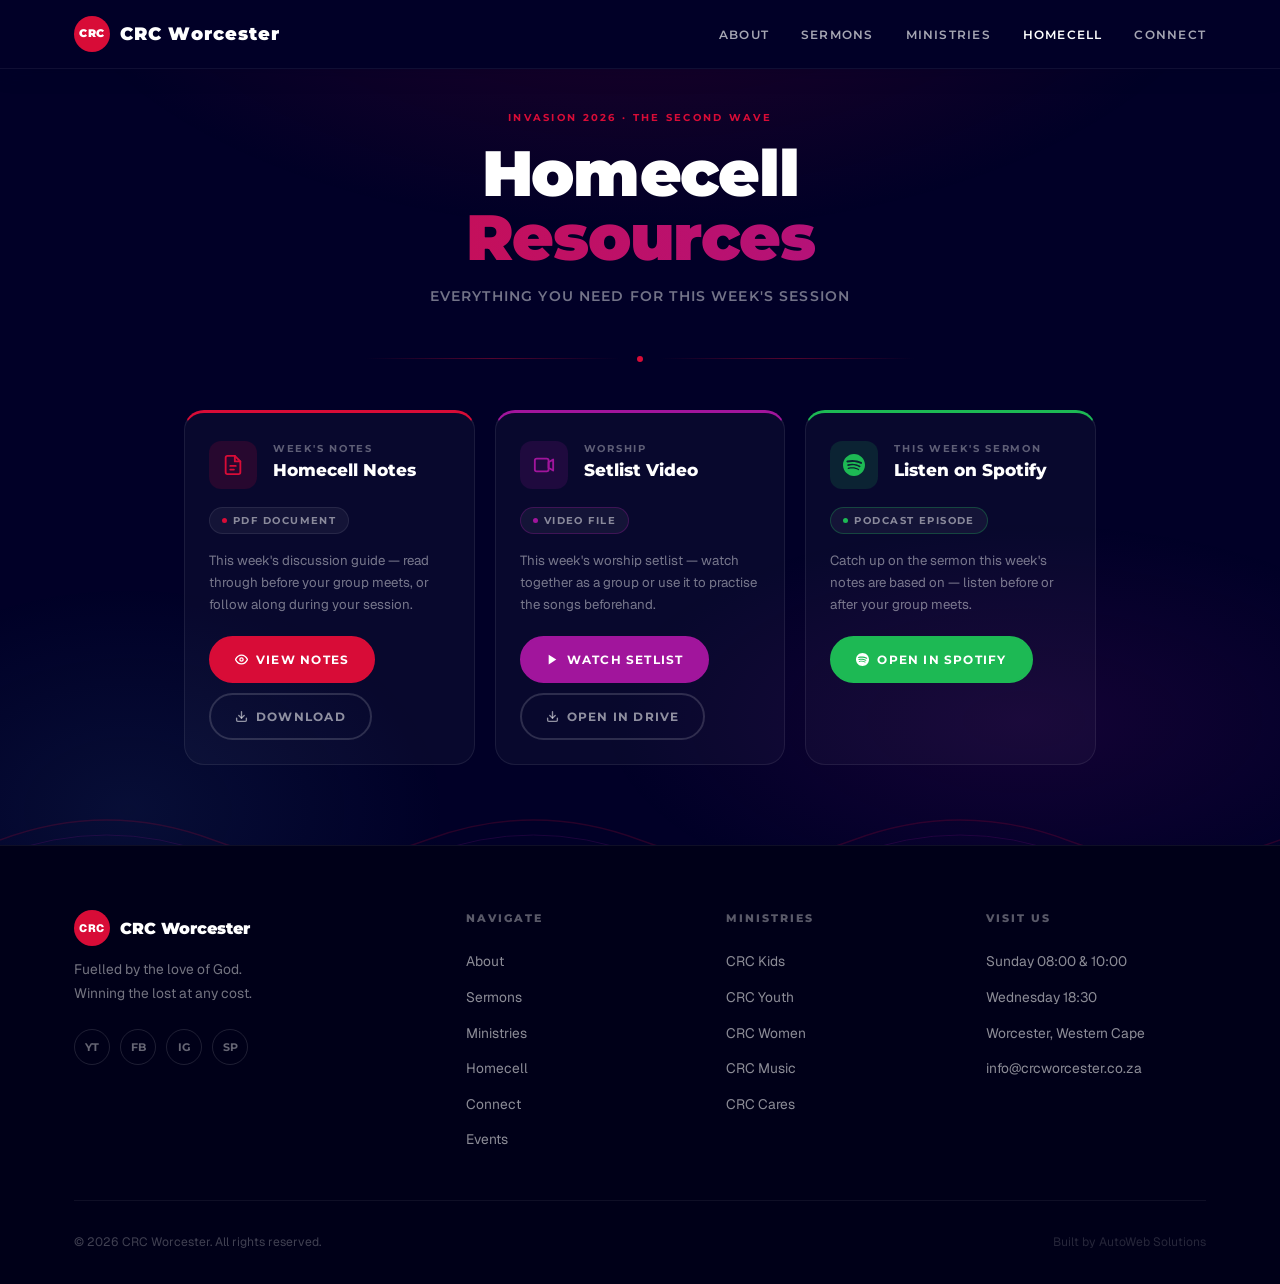
<file: homecell.html>
<!DOCTYPE html>
<html lang="en">
<head>
  <meta charset="UTF-8">
  <meta name="viewport" content="width=device-width, initial-scale=1.0">
  <meta name="description" content="CRC Worcester Homecell Resources — notes, worship setlist and sermon for this week's session.">
  <title>Homecell Resources · CRC Worcester</title>

  <!-- Fonts -->
  <link rel="preconnect" href="https://fonts.googleapis.com">
  <link rel="preconnect" href="https://fonts.gstatic.com" crossorigin>
  <link href="https://fonts.googleapis.com/css2?family=Montserrat:wght@300;400;500;600;700;800;900&family=Geist:wght@300;400;500;600&display=swap" rel="stylesheet">

  <!-- Styles -->
  <link rel="stylesheet" href="css/global.css">
  <link rel="stylesheet" href="css/components.css">
  <link rel="stylesheet" href="css/pages.css">
</head>
<body class="homecell-bg">

<!-- ── DECORATIVE WAVE LINES ─────────────────────────────── -->
<div class="wave-strip" aria-hidden="true">
  <svg viewBox="0 0 1440 120" preserveAspectRatio="none" xmlns="http://www.w3.org/2000/svg">
    <path d="M0,60 Q120,20 240,60 Q360,100 480,60 Q600,20 720,60 Q840,100 960,60 Q1080,20 1200,60 Q1320,100 1440,60"
      stroke="#D80C37" stroke-width="1.5" fill="none"/>
    <path d="M0,75 Q120,35 240,75 Q360,115 480,75 Q600,35 720,75 Q840,115 960,75 Q1080,35 1200,75 Q1320,115 1440,75"
      stroke="#A1159C" stroke-width="1" fill="none"/>
    <path d="M0,90 Q120,50 240,90 Q360,130 480,90 Q600,50 720,90 Q840,130 960,90 Q1080,50 1200,90 Q1320,130 1440,90"
      stroke="#5CB2ED" stroke-width="0.8" fill="none"/>
  </svg>
</div>

<!-- ── NAV ─────────────────────────────────────────────────── -->
<nav class="nav" id="nav">
  <div class="nav-inner">
    <a href="index.html" class="nav-logo">
      <div class="nav-logo-badge">CRC</div>
      CRC Worcester
    </a>
    <ul class="nav-links">
      <li><a href="about.html">About</a></li>
      <li><a href="sermons.html">Sermons</a></li>
      <li><a href="ministries.html">Ministries</a></li>
      <li><a href="homecell.html" class="active">Homecell</a></li>
      <li><a href="connect.html">Connect</a></li>
    </ul>
    <a href="connect.html" class="btn btn-primary" id="nav-cta" style="display:none;">Plan a Visit</a>
    <button class="hamburger" id="hamburger" aria-label="Open menu" aria-expanded="false">
      <span></span><span></span><span></span>
    </button>
  </div>
</nav>

<!-- ── MOBILE MENU ──────────────────────────────────────────── -->
<div class="mobile-menu" id="mobile-menu" role="dialog" aria-label="Navigation menu">
  <a href="about.html"      onclick="closeMobileMenu()">About</a>
  <a href="sermons.html"    onclick="closeMobileMenu()">Sermons</a>
  <a href="ministries.html" onclick="closeMobileMenu()">Ministries</a>
  <a href="homecell.html"   onclick="closeMobileMenu()" class="active">Homecell</a>
  <a href="connect.html"    onclick="closeMobileMenu()">Connect</a>
  <a href="connect.html"    onclick="closeMobileMenu()" class="cta-link">Plan a Visit →</a>
</div>

<!-- ── HERO ─────────────────────────────────────────────────── -->
<header class="homecell-hero" style="padding-top: 110px;">
  <div class="homecell-eyebrow">Invasion 2026 · The Second Wave</div>
  <h1 class="homecell-title">
    Homecell
    <span>Resources</span>
  </h1>
  <p class="homecell-sub">Everything you need for this week's session</p>
</header>

<!-- ── WAVE DIVIDER ─────────────────────────────────────────── -->
<div class="wave-divider" aria-hidden="true">
  <div class="wave-divider-line"></div>
  <div class="wave-divider-dot"></div>
  <div class="wave-divider-line"></div>
</div>

<!-- ── RESOURCE CARDS ───────────────────────────────────────── -->
<main class="homecell-cards">

  <!-- 1. HOMECELL NOTES -->
  <div class="resource-card card-pdf">
    <div class="rc-icon-area">
      <div class="rc-icon rc-icon-pdf">
        <svg viewBox="0 0 24 24" fill="none" aria-hidden="true">
          <path d="M14 2H6a2 2 0 0 0-2 2v16a2 2 0 0 0 2 2h12a2 2 0 0 0 2-2V8l-6-6z"
            stroke="#D80C37" stroke-width="2" stroke-linecap="round" stroke-linejoin="round"/>
          <path d="M14 2v6h6M9 13h6M9 17h4"
            stroke="#D80C37" stroke-width="2" stroke-linecap="round"/>
        </svg>
      </div>
      <div class="rc-icon-text">
        <div class="rc-type">Week's Notes</div>
        <div class="rc-title">Homecell Notes</div>
      </div>
    </div>
    <div class="rc-body">
      <div class="rc-tag">
        <span class="rc-tag-dot"></span>PDF Document
      </div>
      <p class="rc-desc">This week's discussion guide — read through before your group meets, or follow along during your session.</p>
      <div class="btn-group">
        <a href="assets/docs/HOME CELL NOTES_17 May 2026.pdf" target="_blank" class="btn btn-red">
          <svg viewBox="0 0 24 24" fill="none" stroke="currentColor" stroke-width="2.5" stroke-linecap="round" stroke-linejoin="round" width="13" height="13" aria-hidden="true">
            <path d="M1 12s4-8 11-8 11 8 11 8-4 8-11 8-11-8-11-8z"/>
            <circle cx="12" cy="12" r="3"/>
          </svg>
          View Notes
        </a>
        <a href="assets/docs/HOME CELL NOTES_17 May 2026.pdf" download class="btn btn-dim">
          <svg viewBox="0 0 24 24" fill="none" stroke="currentColor" stroke-width="2.5" stroke-linecap="round" stroke-linejoin="round" width="13" height="13" aria-hidden="true">
            <path d="M21 15v4a2 2 0 0 1-2 2H5a2 2 0 0 1-2-2v-4"/>
            <polyline points="7 10 12 15 17 10"/>
            <line x1="12" y1="15" x2="12" y2="3"/>
          </svg>
          Download
        </a>
      </div>
    </div>
  </div>

  <!-- 2. SETLIST VIDEO -->
  <div class="resource-card card-video">
    <div class="rc-icon-area">
      <div class="rc-icon rc-icon-video">
        <svg viewBox="0 0 24 24" fill="none" aria-hidden="true">
          <rect x="2" y="5" width="15" height="14" rx="2" stroke="#A1159C" stroke-width="2"/>
          <path d="M17 9l5-3v12l-5-3V9z" stroke="#A1159C" stroke-width="2" stroke-linejoin="round"/>
        </svg>
      </div>
      <div class="rc-icon-text">
        <div class="rc-type">Worship</div>
        <div class="rc-title">Setlist Video</div>
      </div>
    </div>
    <div class="rc-body">
      <div class="rc-tag" style="border-color:rgba(161,21,156,0.3);">
        <span class="rc-tag-dot" style="background:var(--purple);"></span>Video File
      </div>
      <p class="rc-desc">This week's worship setlist — watch together as a group or use it to practise the songs beforehand.</p>
      <div class="btn-group">
        <a href="https://drive.google.com/file/d/1Wvdxc4ikeDqUaWrcZo3MX4L67BKTurYs/view?usp=sharing"
          target="_blank" rel="noopener" class="btn btn-purple">
          <svg viewBox="0 0 24 24" fill="currentColor" width="13" height="13" aria-hidden="true">
            <polygon points="5 3 19 12 5 21 5 3"/>
          </svg>
          Watch Setlist
        </a>
        <a href="https://drive.google.com/file/d/1Wvdxc4ikeDqUaWrcZo3MX4L67BKTurYs/view?usp=sharing"
          target="_blank" rel="noopener" class="btn btn-dim">
          <svg viewBox="0 0 24 24" fill="none" stroke="currentColor" stroke-width="2.5" stroke-linecap="round" stroke-linejoin="round" width="13" height="13" aria-hidden="true">
            <path d="M21 15v4a2 2 0 0 1-2 2H5a2 2 0 0 1-2-2v-4"/>
            <polyline points="7 10 12 15 17 10"/>
            <line x1="12" y1="15" x2="12" y2="3"/>
          </svg>
          Open in Drive
        </a>
      </div>
    </div>
  </div>

  <!-- 3. SERMON ON SPOTIFY -->
  <div class="resource-card card-spotify">
    <div class="rc-icon-area">
      <div class="rc-icon rc-icon-spotify">
        <svg viewBox="0 0 24 24" fill="#1DB954" aria-hidden="true">
          <path d="M12 0C5.4 0 0 5.4 0 12s5.4 12 12 12 12-5.4 12-12S18.66 0 12 0zm5.521 17.34c-.24.359-.66.48-1.021.24-2.82-1.74-6.36-2.101-10.561-1.141-.418.122-.779-.179-.899-.539-.12-.421.18-.78.54-.9 4.56-1.021 8.52-.6 11.64 1.32.42.18.479.659.301 1.02zm1.44-3.3c-.301.42-.841.6-1.262.3-3.239-1.98-8.159-2.58-11.939-1.38-.479.12-1.02-.12-1.14-.6-.12-.48.12-1.021.6-1.141C9.6 9.9 15 10.561 18.72 12.84c.361.181.54.78.241 1.2zm.12-3.36C15.24 8.4 8.82 8.16 5.16 9.301c-.6.179-1.2-.181-1.38-.721-.18-.601.18-1.2.72-1.381 4.26-1.26 11.28-1.02 15.721 1.621.539.3.719 1.02.419 1.56-.299.421-1.02.599-1.559.3z"/>
        </svg>
      </div>
      <div class="rc-icon-text">
        <div class="rc-type">This Week's Sermon</div>
        <div class="rc-title">Listen on Spotify</div>
      </div>
    </div>
    <div class="rc-body">
      <div class="rc-tag" style="border-color:rgba(29,185,84,0.3);">
        <span class="rc-tag-dot" style="background:#1DB954;"></span>Podcast Episode
      </div>
      <p class="rc-desc">Catch up on the sermon this week's notes are based on — listen before or after your group meets.</p>
      <div class="btn-group">
        <a href="https://open.spotify.com/episode/0pN0a1vCMRaN1v9fSolZUL?si=c5c0993af04f494b"
          target="_blank" rel="noopener" class="btn btn-spotify">
          <svg viewBox="0 0 24 24" fill="currentColor" width="13" height="13" aria-hidden="true">
            <path d="M12 0C5.4 0 0 5.4 0 12s5.4 12 12 12 12-5.4 12-12S18.66 0 12 0zm5.521 17.34c-.24.359-.66.48-1.021.24-2.82-1.74-6.36-2.101-10.561-1.141-.418.122-.779-.179-.899-.539-.12-.421.18-.78.54-.9 4.56-1.021 8.52-.6 11.64 1.32.42.18.479.659.301 1.02zm1.44-3.3c-.301.42-.841.6-1.262.3-3.239-1.98-8.159-2.58-11.939-1.38-.479.12-1.02-.12-1.14-.6-.12-.48.12-1.021.6-1.141C9.6 9.9 15 10.561 18.72 12.84c.361.181.54.78.241 1.2zm.12-3.36C15.24 8.4 8.82 8.16 5.16 9.301c-.6.179-1.2-.181-1.38-.721-.18-.601.18-1.2.72-1.381 4.26-1.26 11.28-1.02 15.721 1.621.539.3.719 1.02.419 1.56-.299.421-1.02.599-1.559.3z"/>
          </svg>
          Open in Spotify
        </a>
      </div>
    </div>
  </div>

</main>

<!-- ── FOOTER ─────────────────────────────────────────────────── -->
<footer class="footer" style="position:relative; z-index:1;">
  <div class="container">
    <div class="footer-grid">
      <div class="footer-brand">
        <div style="display:flex; align-items:center; gap:10px; margin-bottom:8px;">
          <div class="nav-logo-badge">CRC</div>
          <span style="font-family:var(--font-primary); font-weight:900; font-size:1rem;">CRC Worcester</span>
        </div>
        <p>Fuelled by the love of God.<br>Winning the lost at any cost.</p>
        <div class="footer-socials">
          <a href="#" class="social-icon" aria-label="YouTube">YT</a>
          <a href="#" class="social-icon" aria-label="Facebook">FB</a>
          <a href="#" class="social-icon" aria-label="Instagram">IG</a>
          <a href="#" class="social-icon" aria-label="Spotify">SP</a>
        </div>
      </div>
      <div>
        <div class="footer-col-title">Navigate</div>
        <ul class="footer-links">
          <li><a href="about.html">About</a></li>
          <li><a href="sermons.html">Sermons</a></li>
          <li><a href="ministries.html">Ministries</a></li>
          <li><a href="homecell.html">Homecell</a></li>
          <li><a href="connect.html">Connect</a></li>
          <li><a href="events.html">Events</a></li>
        </ul>
      </div>
      <div>
        <div class="footer-col-title">Ministries</div>
        <ul class="footer-links">
          <li><a href="ministries.html#kids">CRC Kids</a></li>
          <li><a href="ministries.html#youth">CRC Youth</a></li>
          <li><a href="ministries.html#women">CRC Women</a></li>
          <li><a href="ministries.html#music">CRC Music</a></li>
          <li><a href="ministries.html#cares">CRC Cares</a></li>
        </ul>
      </div>
      <div>
        <div class="footer-col-title">Visit Us</div>
        <ul class="footer-links">
          <li><a>Sunday 08:00 & 10:00</a></li>
          <li><a>Wednesday 18:30</a></li>
          <li><a>Worcester, Western Cape</a></li>
          <li><a href="mailto:info@crcworcester.co.za">info@crcworcester.co.za</a></li>
        </ul>
      </div>
    </div>
    <div class="footer-bottom">
      <span>© 2026 CRC Worcester. All rights reserved.</span>
      <span style="color:rgba(255,255,255,0.15);">Built by AutoWeb Solutions</span>
    </div>
  </div>
</footer>

<!-- ── SCRIPTS ─────────────────────────────────────────────────── -->
<script type="module" src="js/main.js"></script>

</body>
</html>
</file>
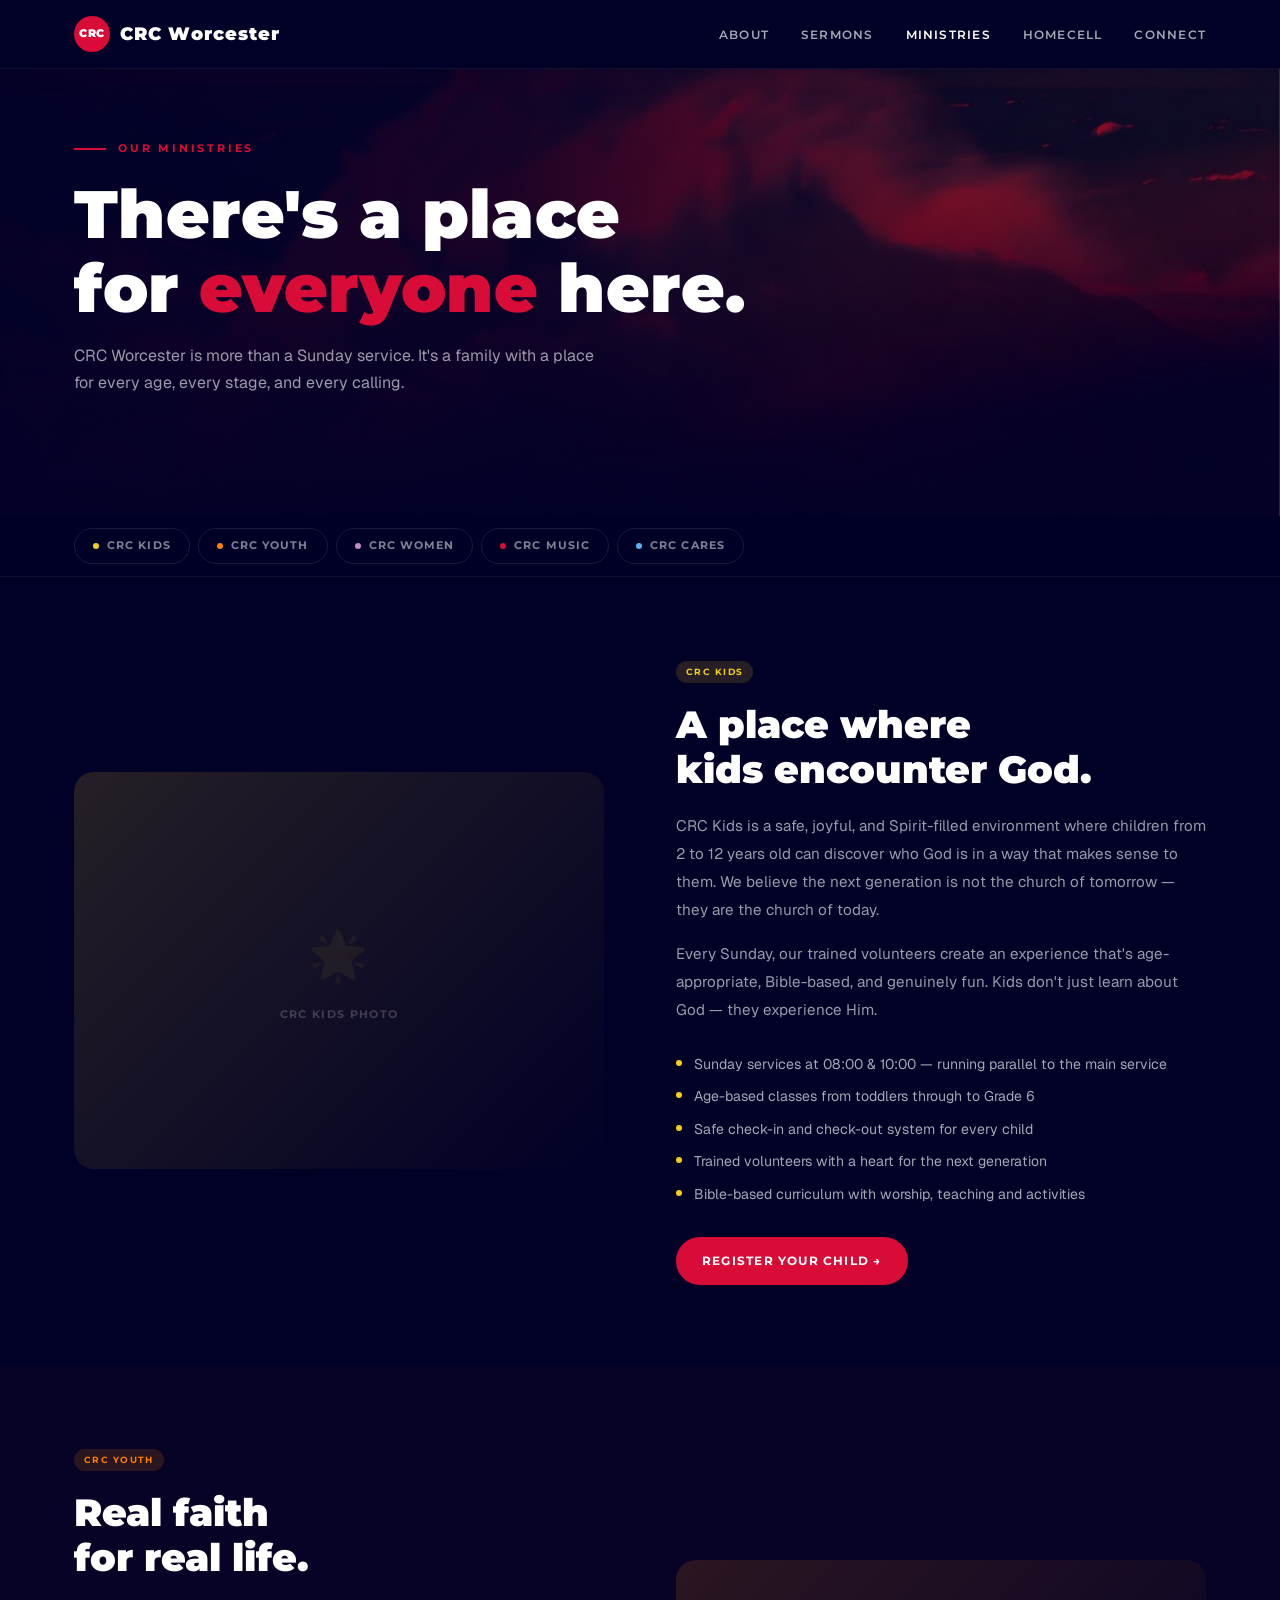
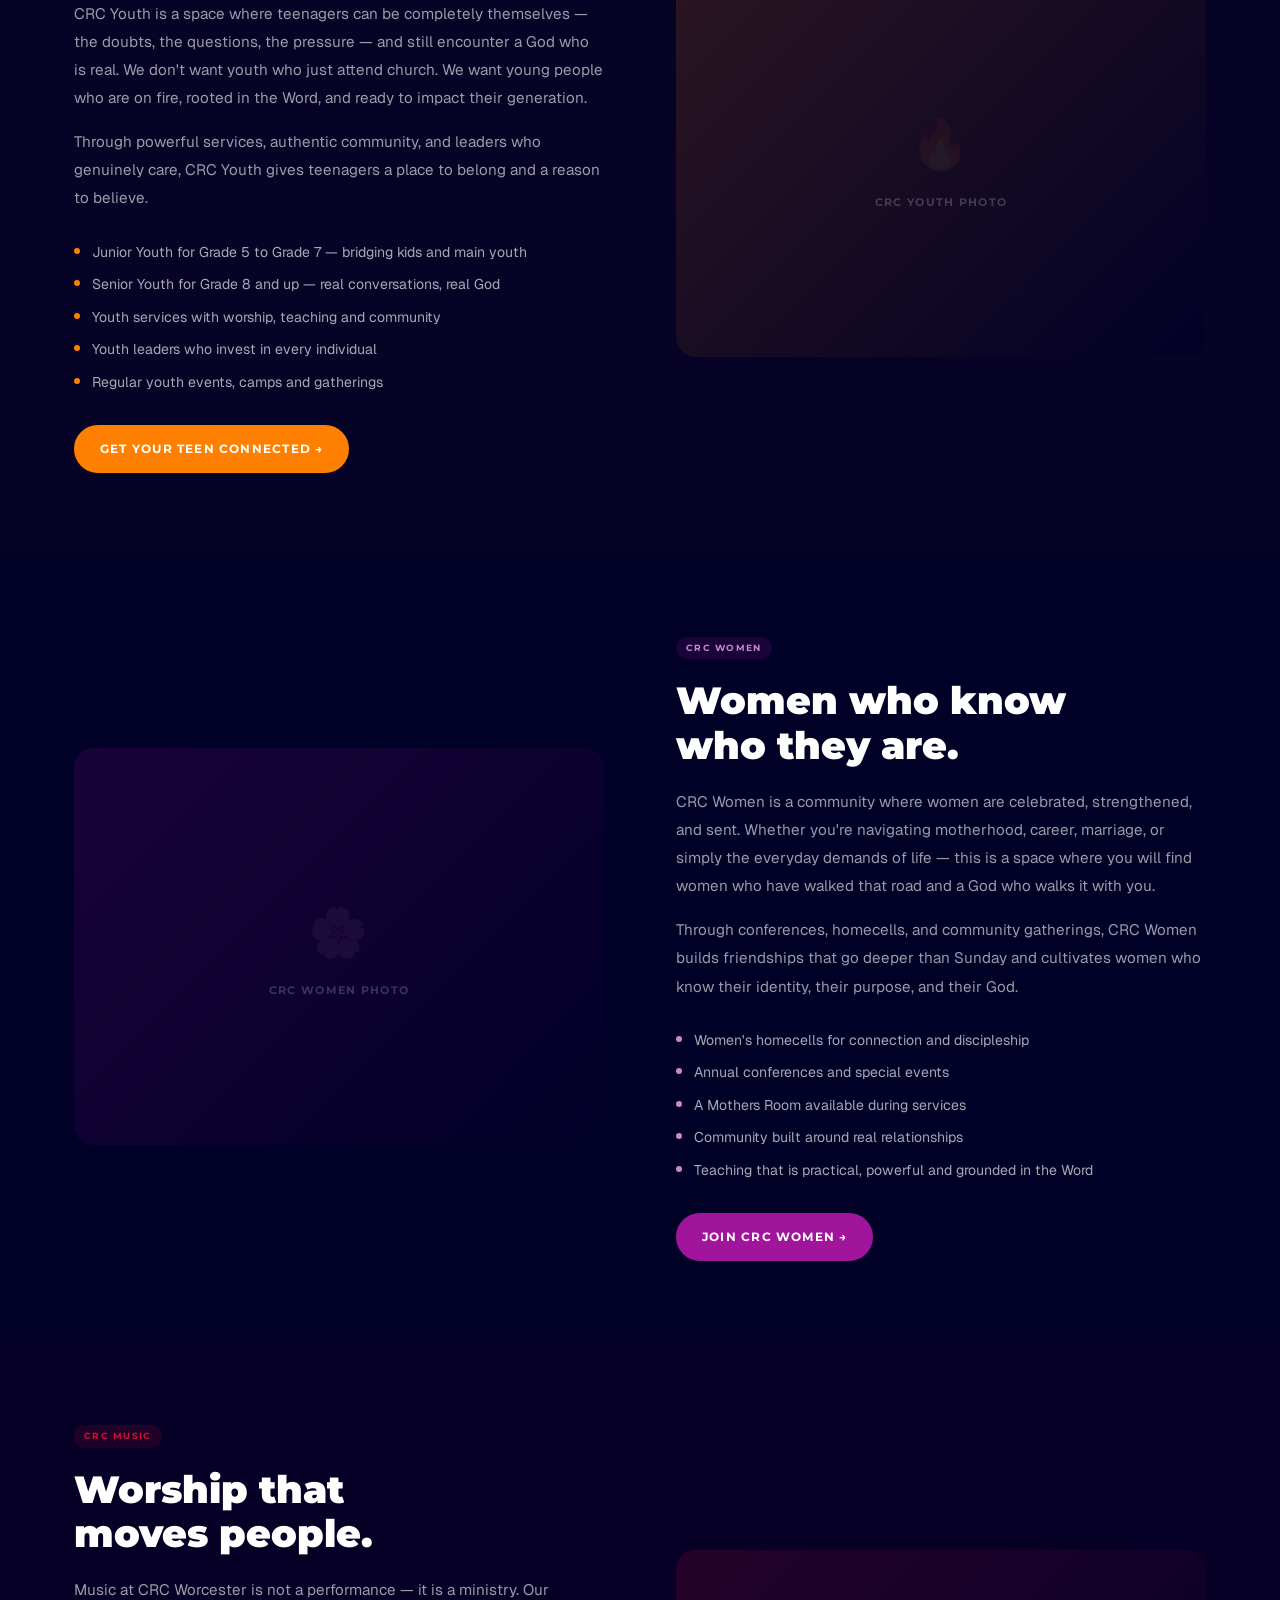
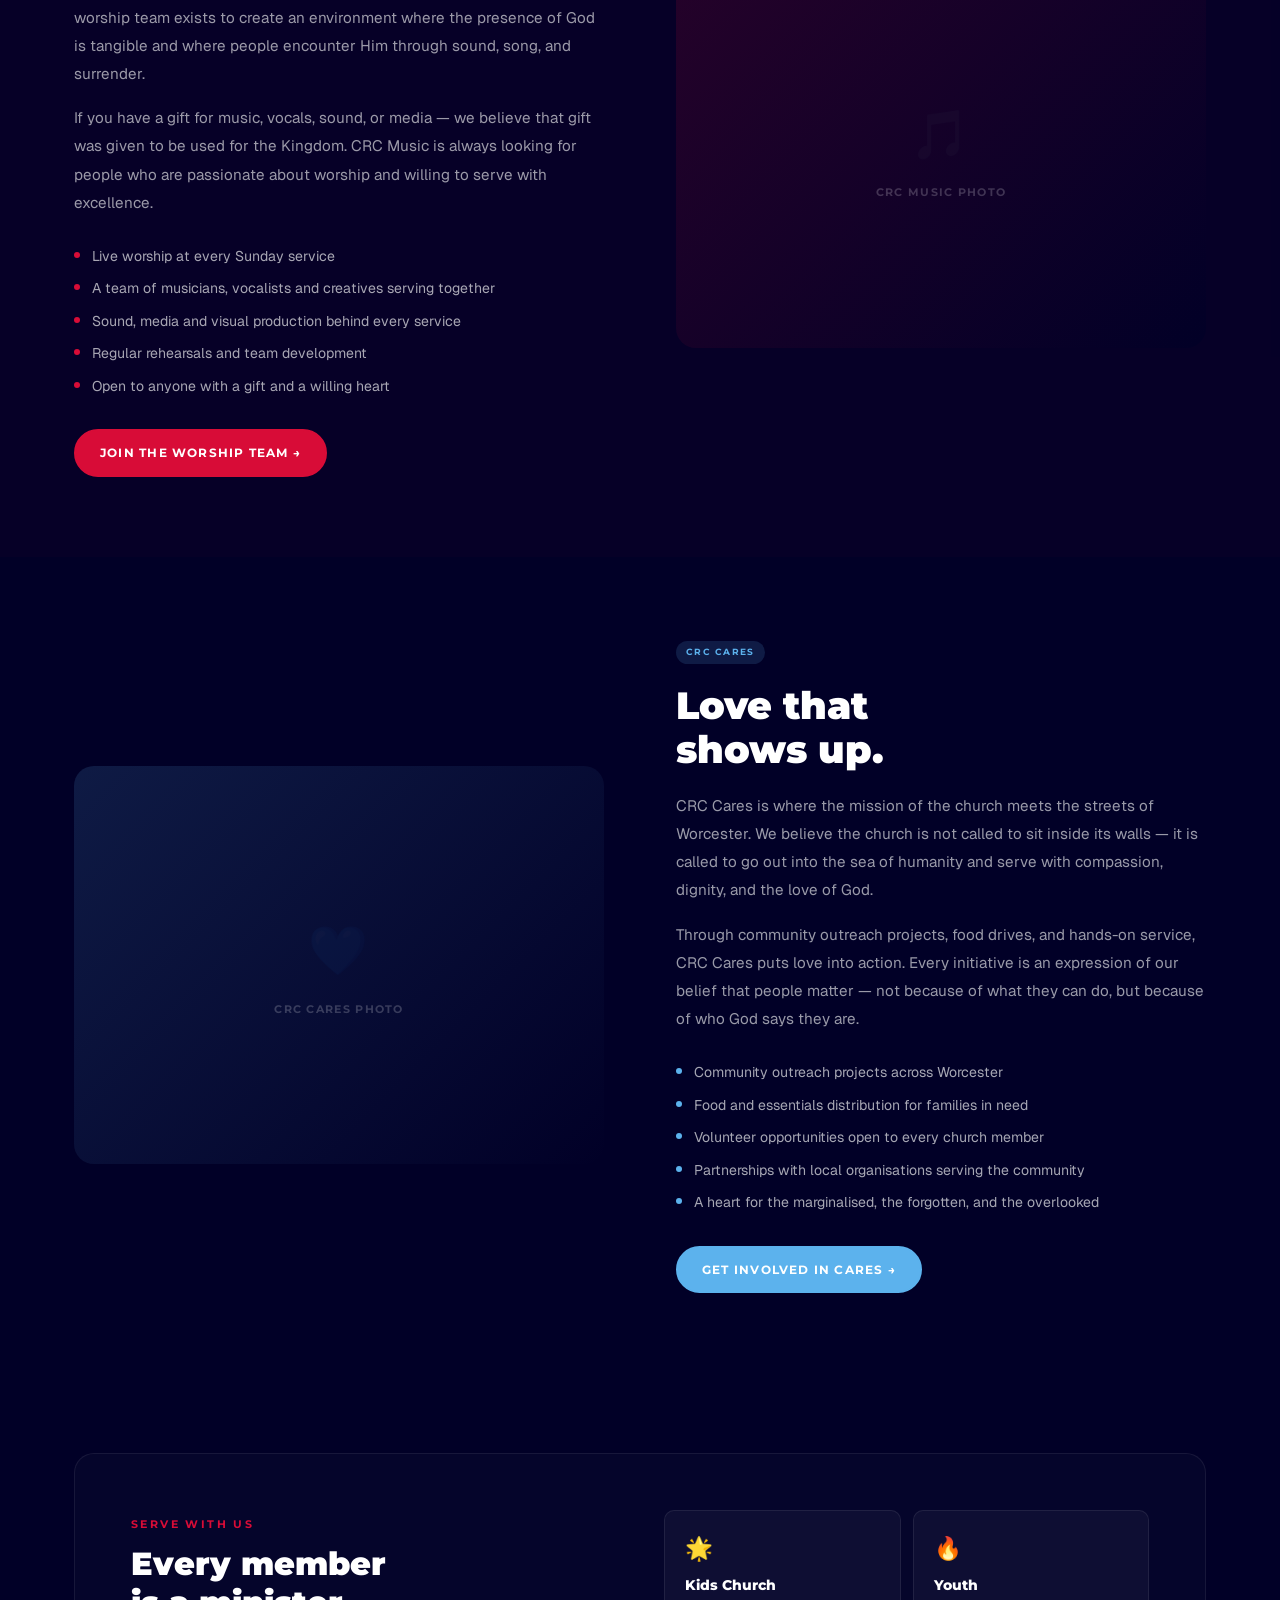
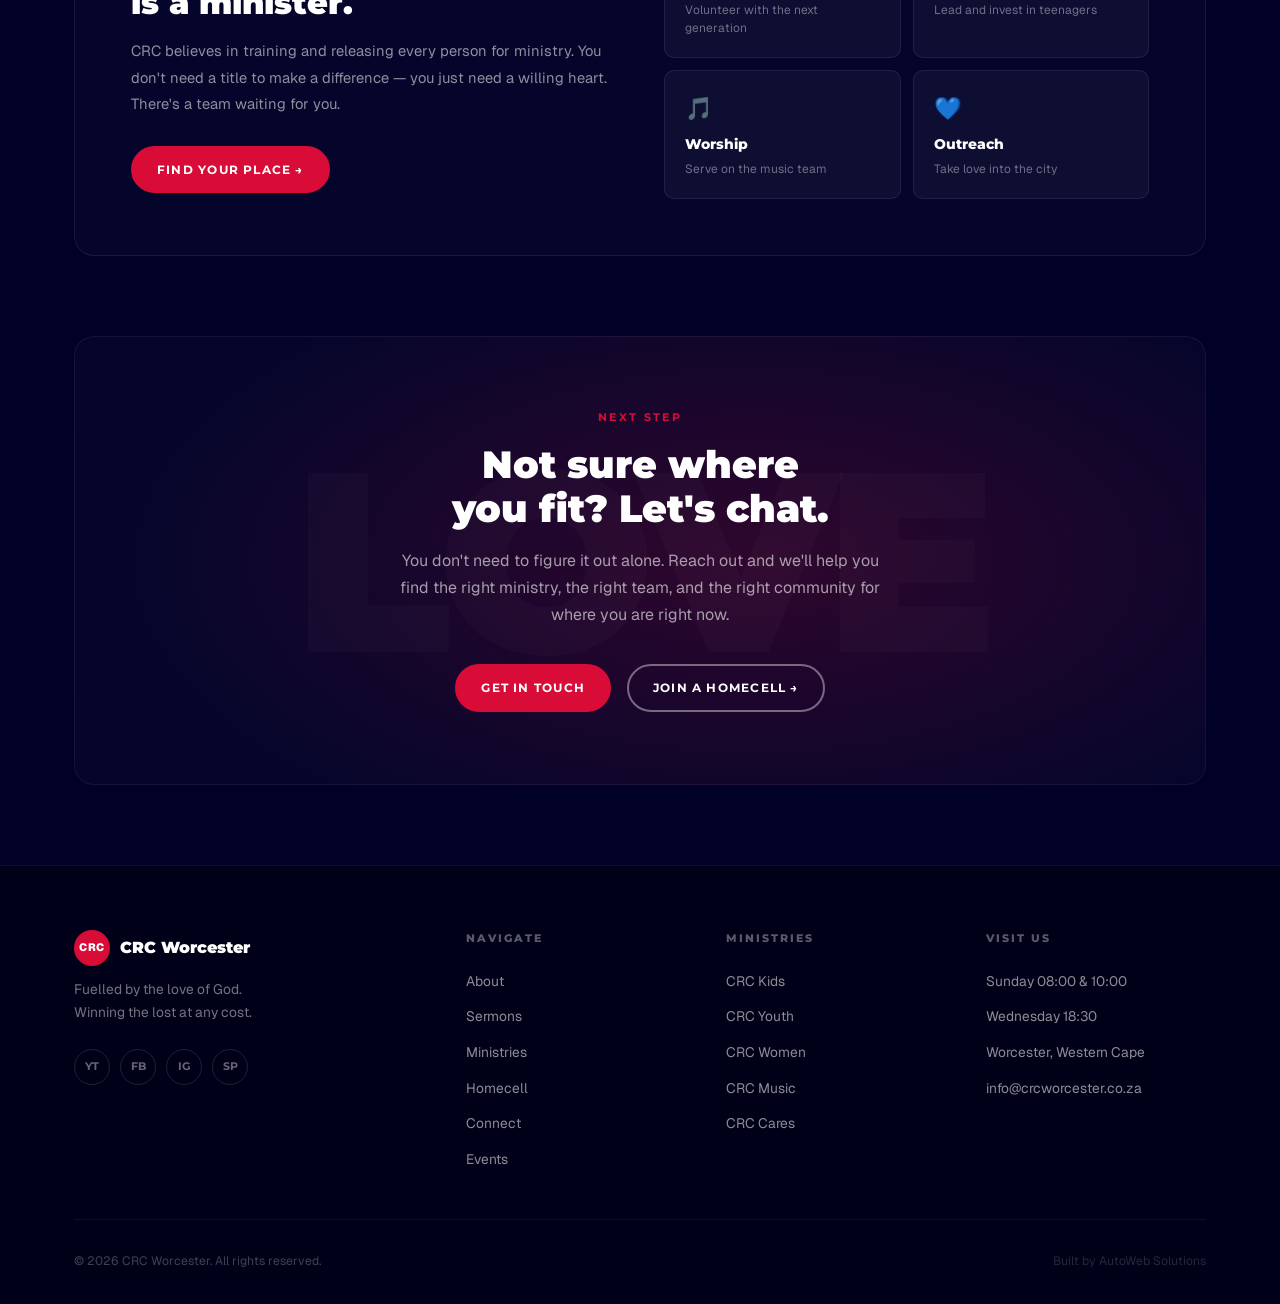
<file: ministries.html>
<!DOCTYPE html>
<html lang="en">
<head>
  <meta charset="UTF-8">
  <meta name="viewport" content="width=device-width, initial-scale=1.0">
  <meta name="description" content="CRC Worcester Ministries — Kids, Youth, Women, Music and Cares. There's a place for everyone here.">
  <title>Ministries · CRC Worcester</title>

  <link rel="preconnect" href="https://fonts.googleapis.com">
  <link rel="preconnect" href="https://fonts.gstatic.com" crossorigin>
  <link href="https://fonts.googleapis.com/css2?family=Montserrat:wght@300;400;500;600;700;800;900&family=Geist:wght@300;400;500;600&display=swap" rel="stylesheet">

  <link rel="stylesheet" href="css/global.css">
  <link rel="stylesheet" href="css/components.css">
  <link rel="stylesheet" href="css/pages.css">

  <style>
    /* ── MINISTRIES PAGE ─────────────────────────────────────── */

    /* Ministry anchor offset for fixed nav */
    .ministry-anchor {
      display: block;
      height: 88px;
      margin-top: -88px;
      visibility: hidden;
      pointer-events: none;
    }

    /* Ministry nav pills */
    .ministry-nav {
      position: sticky;
      top: 68px;
      z-index: 100;
      background: rgba(1,0,39,0.96);
      backdrop-filter: blur(12px);
      -webkit-backdrop-filter: blur(12px);
      border-bottom: 1px solid rgba(255,255,255,0.06);
      padding: 12px 0;
    }

    .ministry-nav-inner {
      max-width: var(--max-w);
      margin: 0 auto;
      padding: 0 24px;
      display: flex;
      gap: 8px;
      overflow-x: auto;
      scrollbar-width: none;
      -ms-overflow-style: none;
    }

    .ministry-nav-inner::-webkit-scrollbar { display: none; }

    .ministry-pill {
      display: inline-flex;
      align-items: center;
      gap: 8px;
      font-family: var(--font-primary);
      font-weight: 700;
      font-size: 0.68rem;
      letter-spacing: 0.1em;
      text-transform: uppercase;
      padding: 8px 18px;
      border-radius: var(--radius-pill);
      border: 1px solid rgba(255,255,255,0.1);
      color: rgba(255,255,255,0.5);
      cursor: pointer;
      transition: all var(--transition);
      white-space: nowrap;
      text-decoration: none;
      background: transparent;
    }

    .ministry-pill:hover,
    .ministry-pill.active { color: var(--white); border-color: rgba(255,255,255,0.3); background: rgba(255,255,255,0.06); }

    .ministry-pill-dot {
      width: 6px; height: 6px;
      border-radius: 50%;
      flex-shrink: 0;
    }

    /* Ministry block */
    .ministry-block {
      padding: 80px 0;
      border-bottom: 1px solid rgba(255,255,255,0.05);
    }

    .ministry-block:last-of-type { border-bottom: none; }

    .ministry-layout {
      display: grid;
      grid-template-columns: 1fr 1fr;
      gap: 72px;
      align-items: center;
    }

    .ministry-layout.reverse { direction: rtl; }
    .ministry-layout.reverse > * { direction: ltr; }

    .ministry-photo {
      aspect-ratio: 4/3;
      border-radius: var(--radius-lg);
      overflow: hidden;
      background: rgba(255,255,255,0.05);
      display: flex;
      align-items: center;
      justify-content: center;
      flex-direction: column;
      gap: 12px;
      color: rgba(255,255,255,0.2);
      font-family: var(--font-primary);
      font-size: 0.68rem;
      font-weight: 700;
      letter-spacing: 0.12em;
      text-transform: uppercase;
      position: relative;
    }

    .ministry-photo img {
      width: 100%; height: 100%;
      object-fit: cover;
    }

    .ministry-photo-icon {
      font-size: 3rem;
      opacity: 0.3;
    }

    .ministry-copy .card-badge {
      margin-bottom: 20px;
    }

    .ministry-copy h2 {
      font-family: var(--font-primary);
      font-weight: 900;
      font-size: clamp(1.8rem, 3vw, 2.6rem);
      line-height: 1.15;
      margin-bottom: 20px;
    }

    .ministry-copy p {
      font-size: 0.95rem;
      color: rgba(255,255,255,0.6);
      line-height: 1.85;
      margin-bottom: 16px;
    }

    .ministry-copy p:last-of-type { margin-bottom: 28px; }

    /* Feature list */
    .ministry-features {
      list-style: none;
      display: flex;
      flex-direction: column;
      gap: 10px;
      margin-bottom: 32px;
    }

    .ministry-features li {
      display: flex;
      align-items: flex-start;
      gap: 12px;
      font-size: 0.88rem;
      color: rgba(255,255,255,0.65);
      line-height: 1.6;
    }

    .ministry-features li::before {
      content: '';
      width: 6px; height: 6px;
      border-radius: 50%;
      margin-top: 7px;
      flex-shrink: 0;
    }

    /* Colour overrides per ministry */
    #kids    .ministry-photo { background: linear-gradient(135deg, rgba(245,208,27,0.15), rgba(1,0,39,0.9)); }
    #youth   .ministry-photo { background: linear-gradient(135deg, rgba(255,128,0,0.15), rgba(1,0,39,0.9)); }
    #women   .ministry-photo { background: linear-gradient(135deg, rgba(161,21,156,0.15), rgba(1,0,39,0.9)); }
    #music   .ministry-photo { background: linear-gradient(135deg, rgba(216,12,55,0.15), rgba(1,0,39,0.9)); }
    #cares   .ministry-photo { background: linear-gradient(135deg, rgba(92,178,237,0.15), rgba(1,0,39,0.9)); }

    #kids   .ministry-features li::before { background: var(--yellow); }
    #youth  .ministry-features li::before { background: var(--orange); }
    #women  .ministry-features li::before { background: #cc88cc; }
    #music  .ministry-features li::before { background: var(--red); }
    #cares  .ministry-features li::before { background: var(--blue); }

    /* Get involved strip */
    .get-involved {
      background: rgba(255,255,255,0.02);
      border: 1px solid rgba(255,255,255,0.07);
      border-radius: var(--radius-lg);
      padding: 56px;
      display: grid;
      grid-template-columns: 1fr 1fr;
      gap: 48px;
      align-items: center;
    }

    .get-involved h3 {
      font-family: var(--font-primary);
      font-weight: 900;
      font-size: clamp(1.5rem, 2.5vw, 2rem);
      line-height: 1.2;
      margin-bottom: 16px;
    }

    .get-involved p {
      font-size: 0.92rem;
      color: rgba(255,255,255,0.55);
      line-height: 1.8;
      margin-bottom: 28px;
    }

    .volunteer-cards {
      display: grid;
      grid-template-columns: 1fr 1fr;
      gap: 12px;
    }

    .volunteer-card {
      background: rgba(255,255,255,0.04);
      border: 1px solid rgba(255,255,255,0.08);
      border-radius: var(--radius-md);
      padding: 20px;
      transition: border-color var(--transition), background var(--transition);
    }

    .volunteer-card:hover {
      border-color: rgba(216,12,55,0.3);
      background: rgba(216,12,55,0.05);
    }

    .volunteer-card-icon { font-size: 1.4rem; margin-bottom: 8px; }

    .volunteer-card h4 {
      font-family: var(--font-primary);
      font-weight: 800;
      font-size: 0.85rem;
      margin-bottom: 4px;
    }

    .volunteer-card p {
      font-size: 0.75rem;
      color: rgba(255,255,255,0.4);
      line-height: 1.5;
      margin: 0;
    }

    /* ── RESPONSIVE ──────────────────────────────────────────── */
    @media (max-width: 900px) {
      .ministry-layout         { grid-template-columns: 1fr; gap: 36px; }
      .ministry-layout.reverse { direction: ltr; }
      .get-involved            { grid-template-columns: 1fr; padding: 36px 28px; }
      .volunteer-cards         { grid-template-columns: 1fr 1fr; }
      .ministry-block          { padding: 60px 0; }
    }

    @media (max-width: 480px) {
      .volunteer-cards { grid-template-columns: 1fr; }
    }
  </style>
</head>
<body>

<!-- ── NAV ─────────────────────────────────────────────────── -->
<nav class="nav" id="nav">
  <div class="nav-inner">
    <a href="index.html" class="nav-logo">
      <div class="nav-logo-badge">CRC</div>
      CRC Worcester
    </a>
    <ul class="nav-links">
      <li><a href="about.html">About</a></li>
      <li><a href="sermons.html">Sermons</a></li>
      <li><a href="ministries.html" class="active">Ministries</a></li>
      <li><a href="homecell.html">Homecell</a></li>
      <li><a href="connect.html">Connect</a></li>
    </ul>
    <a href="connect.html" class="btn btn-primary" id="nav-cta" style="display:none;">Plan a Visit</a>
    <button class="hamburger" id="hamburger" aria-label="Open menu" aria-expanded="false">
      <span></span><span></span><span></span>
    </button>
  </div>
</nav>

<!-- ── MOBILE MENU ──────────────────────────────────────────── -->
<div class="mobile-menu" id="mobile-menu" role="dialog" aria-label="Navigation menu">
  <a href="about.html"      onclick="closeMobileMenu()">About</a>
  <a href="sermons.html"    onclick="closeMobileMenu()">Sermons</a>
  <a href="ministries.html" onclick="closeMobileMenu()" class="active">Ministries</a>
  <a href="homecell.html"   onclick="closeMobileMenu()">Homecell</a>
  <a href="connect.html"    onclick="closeMobileMenu()">Connect</a>
  <a href="connect.html"    onclick="closeMobileMenu()" class="cta-link">Plan a Visit →</a>
</div>

<!-- ── PAGE HERO ────────────────────────────────────────────── -->
<section class="page-hero">
  <div class="page-hero-bg"></div>
  <div class="container page-hero-content">
    <div class="hero-eyebrow" style="animation: fadeUp 0.7s ease 0.1s both;">Our Ministries</div>
    <h1 class="section-title reveal" style="font-size:clamp(2.4rem,6vw,4.2rem); max-width:700px;">
      There's a place<br>for <span style="color:var(--red);">everyone</span> here.
    </h1>
    <p class="section-sub reveal reveal-delay-1">
      CRC Worcester is more than a Sunday service. It's a family with a place for every age, every stage, and every calling.
    </p>
  </div>
</section>

<!-- ── MINISTRY QUICK NAV ────────────────────────────────────── -->
<div class="ministry-nav" aria-label="Jump to ministry">
  <div class="ministry-nav-inner">
    <a href="#kids"  class="ministry-pill"><span class="ministry-pill-dot" style="background:var(--yellow);"></span>CRC Kids</a>
    <a href="#youth" class="ministry-pill"><span class="ministry-pill-dot" style="background:var(--orange);"></span>CRC Youth</a>
    <a href="#women" class="ministry-pill"><span class="ministry-pill-dot" style="background:#cc88cc;"></span>CRC Women</a>
    <a href="#music" class="ministry-pill"><span class="ministry-pill-dot" style="background:var(--red);"></span>CRC Music</a>
    <a href="#cares" class="ministry-pill"><span class="ministry-pill-dot" style="background:var(--blue);"></span>CRC Cares</a>
  </div>
</div>

<!-- ══════════════════════════════════════════════════════════ -->
<!-- ── CRC KIDS ─────────────────────────────────────────────── -->
<!-- ══════════════════════════════════════════════════════════ -->
<div id="kids">
  <span class="ministry-anchor"></span>
  <div class="ministry-block">
    <div class="container">
      <div class="ministry-layout reveal">
        <div class="ministry-photo">
          <!-- [TBC] Replace with real CRC Kids photo -->
          <!-- <img src="assets/images/crc-kids.jpg" alt="CRC Kids Church"> -->
          <div class="ministry-photo-icon">🌟</div>
          <span>CRC Kids Photo</span>
        </div>
        <div class="ministry-copy">
          <div class="card-badge badge-kids">CRC Kids</div>
          <h2>A place where<br>kids encounter God.</h2>
          <p>CRC Kids is a safe, joyful, and Spirit-filled environment where children from 2 to 12 years old can discover who God is in a way that makes sense to them. We believe the next generation is not the church of tomorrow — they are the church of today.</p>
          <p>Every Sunday, our trained volunteers create an experience that's age-appropriate, Bible-based, and genuinely fun. Kids don't just learn about God — they experience Him.</p>
          <ul class="ministry-features">
            <li>Sunday services at 08:00 &amp; 10:00 — running parallel to the main service</li>
            <li>Age-based classes from toddlers through to Grade 6</li>
            <li>Safe check-in and check-out system for every child</li>
            <li>Trained volunteers with a heart for the next generation</li>
            <li>Bible-based curriculum with worship, teaching and activities</li>
          </ul>
          <a href="connect.html" class="btn btn-primary">Register Your Child →</a>
        </div>
      </div>
    </div>
  </div>
</div>

<!-- ══════════════════════════════════════════════════════════ -->
<!-- ── CRC YOUTH ────────────────────────────────────────────── -->
<!-- ══════════════════════════════════════════════════════════ -->
<div id="youth">
  <span class="ministry-anchor"></span>
  <div class="ministry-block" style="background: rgba(255,128,0,0.02);">
    <div class="container">
      <div class="ministry-layout reverse reveal">
        <div class="ministry-photo">
          <!-- [TBC] Replace with real CRC Youth photo -->
          <!-- <img src="assets/images/crc-youth.jpg" alt="CRC Youth Ministry"> -->
          <div class="ministry-photo-icon">🔥</div>
          <span>CRC Youth Photo</span>
        </div>
        <div class="ministry-copy">
          <div class="card-badge badge-youth">CRC Youth</div>
          <h2>Real faith<br>for real life.</h2>
          <p>CRC Youth is a space where teenagers can be completely themselves — the doubts, the questions, the pressure — and still encounter a God who is real. We don't want youth who just attend church. We want young people who are on fire, rooted in the Word, and ready to impact their generation.</p>
          <p>Through powerful services, authentic community, and leaders who genuinely care, CRC Youth gives teenagers a place to belong and a reason to believe.</p>
          <ul class="ministry-features">
            <li>Junior Youth for Grade 5 to Grade 7 — bridging kids and main youth</li>
            <li>Senior Youth for Grade 8 and up — real conversations, real God</li>
            <li>Youth services with worship, teaching and community</li>
            <li>Youth leaders who invest in every individual</li>
            <li>Regular youth events, camps and gatherings</li>
          </ul>
          <!-- [TBC] Add youth service day/time when confirmed -->
          <a href="connect.html" class="btn btn-primary" style="background:var(--orange); border-color:var(--orange);">Get Your Teen Connected →</a>
        </div>
      </div>
    </div>
  </div>
</div>

<!-- ══════════════════════════════════════════════════════════ -->
<!-- ── CRC WOMEN ────────────────────────────────════════════ -->
<!-- ══════════════════════════════════════════════════════════ -->
<div id="women">
  <span class="ministry-anchor"></span>
  <div class="ministry-block">
    <div class="container">
      <div class="ministry-layout reveal">
        <div class="ministry-photo">
          <!-- [TBC] Replace with real CRC Women photo -->
          <!-- <img src="assets/images/crc-women.jpg" alt="CRC Women"> -->
          <div class="ministry-photo-icon">🌸</div>
          <span>CRC Women Photo</span>
        </div>
        <div class="ministry-copy">
          <div class="card-badge badge-women">CRC Women</div>
          <h2>Women who know<br>who they are.</h2>
          <p>CRC Women is a community where women are celebrated, strengthened, and sent. Whether you're navigating motherhood, career, marriage, or simply the everyday demands of life — this is a space where you will find women who have walked that road and a God who walks it with you.</p>
          <p>Through conferences, homecells, and community gatherings, CRC Women builds friendships that go deeper than Sunday and cultivates women who know their identity, their purpose, and their God.</p>
          <ul class="ministry-features">
            <li>Women's homecells for connection and discipleship</li>
            <li>Annual conferences and special events</li>
            <li>A Mothers Room available during services</li>
            <li>Community built around real relationships</li>
            <li>Teaching that is practical, powerful and grounded in the Word</li>
          </ul>
          <a href="connect.html" class="btn btn-primary" style="background:var(--purple); border-color:var(--purple);">Join CRC Women →</a>
        </div>
      </div>
    </div>
  </div>
</div>

<!-- ══════════════════════════════════════════════════════════ -->
<!-- ── CRC MUSIC ────────────────────────────────────────────── -->
<!-- ══════════════════════════════════════════════════════════ -->
<div id="music">
  <span class="ministry-anchor"></span>
  <div class="ministry-block" style="background: rgba(216,12,55,0.02);">
    <div class="container">
      <div class="ministry-layout reverse reveal">
        <div class="ministry-photo">
          <!-- [TBC] Replace with real CRC Music / worship photo -->
          <!-- <img src="assets/images/crc-music.jpg" alt="CRC Music Worship"> -->
          <div class="ministry-photo-icon">🎵</div>
          <span>CRC Music Photo</span>
        </div>
        <div class="ministry-copy">
          <div class="card-badge" style="background:rgba(216,12,55,0.12); color:var(--red);">CRC Music</div>
          <h2>Worship that<br>moves people.</h2>
          <p>Music at CRC Worcester is not a performance — it is a ministry. Our worship team exists to create an environment where the presence of God is tangible and where people encounter Him through sound, song, and surrender.</p>
          <p>If you have a gift for music, vocals, sound, or media — we believe that gift was given to be used for the Kingdom. CRC Music is always looking for people who are passionate about worship and willing to serve with excellence.</p>
          <ul class="ministry-features">
            <li>Live worship at every Sunday service</li>
            <li>A team of musicians, vocalists and creatives serving together</li>
            <li>Sound, media and visual production behind every service</li>
            <li>Regular rehearsals and team development</li>
            <li>Open to anyone with a gift and a willing heart</li>
          </ul>
          <a href="connect.html" class="btn btn-primary">Join the Worship Team →</a>
        </div>
      </div>
    </div>
  </div>
</div>

<!-- ══════════════════════════════════════════════════════════ -->
<!-- ── CRC CARES ────────────────────────────────────────────── -->
<!-- ══════════════════════════════════════════════════════════ -->
<div id="cares">
  <span class="ministry-anchor"></span>
  <div class="ministry-block">
    <div class="container">
      <div class="ministry-layout reveal">
        <div class="ministry-photo">
          <!-- [TBC] Replace with real CRC Cares outreach photo -->
          <!-- <img src="assets/images/crc-cares.jpg" alt="CRC Cares Community Outreach"> -->
          <div class="ministry-photo-icon">💙</div>
          <span>CRC Cares Photo</span>
        </div>
        <div class="ministry-copy">
          <div class="card-badge badge-outreach">CRC Cares</div>
          <h2>Love that<br>shows up.</h2>
          <p>CRC Cares is where the mission of the church meets the streets of Worcester. We believe the church is not called to sit inside its walls — it is called to go out into the sea of humanity and serve with compassion, dignity, and the love of God.</p>
          <p>Through community outreach projects, food drives, and hands-on service, CRC Cares puts love into action. Every initiative is an expression of our belief that people matter — not because of what they can do, but because of who God says they are.</p>
          <ul class="ministry-features">
            <li>Community outreach projects across Worcester</li>
            <li>Food and essentials distribution for families in need</li>
            <li>Volunteer opportunities open to every church member</li>
            <li>Partnerships with local organisations serving the community</li>
            <li>A heart for the marginalised, the forgotten, and the overlooked</li>
          </ul>
          <a href="connect.html" class="btn btn-primary" style="background:var(--blue); border-color:var(--blue);">Get Involved in Cares →</a>
        </div>
      </div>
    </div>
  </div>
</div>

<!-- ── GET INVOLVED ───────────────────────────────────────────── -->
<section class="section">
  <div class="container">
    <div class="get-involved reveal">
      <div>
        <div class="section-label">Serve with us</div>
        <h3>Every member<br>is a minister.</h3>
        <p>CRC believes in training and releasing every person for ministry. You don't need a title to make a difference — you just need a willing heart. There's a team waiting for you.</p>
        <a href="connect.html" class="btn btn-primary">Find Your Place →</a>
      </div>
      <div class="volunteer-cards">
        <div class="volunteer-card">
          <div class="volunteer-card-icon">🌟</div>
          <h4>Kids Church</h4>
          <p>Volunteer with the next generation</p>
        </div>
        <div class="volunteer-card">
          <div class="volunteer-card-icon">🔥</div>
          <h4>Youth</h4>
          <p>Lead and invest in teenagers</p>
        </div>
        <div class="volunteer-card">
          <div class="volunteer-card-icon">🎵</div>
          <h4>Worship</h4>
          <p>Serve on the music team</p>
        </div>
        <div class="volunteer-card">
          <div class="volunteer-card-icon">💙</div>
          <h4>Outreach</h4>
          <p>Take love into the city</p>
        </div>
      </div>
    </div>
  </div>
</section>

<!-- ── CONNECT CTA ────────────────────────────────────────────── -->
<section class="section" style="padding-top:0;">
  <div class="container">
    <div class="connect-banner reveal">
      <div class="section-label" style="display:block; margin-bottom:16px;">Next Step</div>
      <h2>Not sure where<br>you fit? Let's chat.</h2>
      <p>You don't need to figure it out alone. Reach out and we'll help you find the right ministry, the right team, and the right community for where you are right now.</p>
      <div class="connect-banner-btns">
        <a href="connect.html" class="btn btn-primary">Get in Touch</a>
        <a href="homecell.html" class="btn btn-outline">Join a Homecell →</a>
      </div>
    </div>
  </div>
</section>

<!-- ── FOOTER ─────────────────────────────────────────────────── -->
<footer class="footer">
  <div class="container">
    <div class="footer-grid">
      <div class="footer-brand">
        <div style="display:flex; align-items:center; gap:10px; margin-bottom:8px;">
          <div class="nav-logo-badge">CRC</div>
          <span style="font-family:var(--font-primary); font-weight:900; font-size:1rem;">CRC Worcester</span>
        </div>
        <p>Fuelled by the love of God.<br>Winning the lost at any cost.</p>
        <div class="footer-socials">
          <a href="#" class="social-icon" aria-label="YouTube">YT</a>
          <a href="#" class="social-icon" aria-label="Facebook">FB</a>
          <a href="#" class="social-icon" aria-label="Instagram">IG</a>
          <a href="#" class="social-icon" aria-label="Spotify">SP</a>
        </div>
      </div>
      <div>
        <div class="footer-col-title">Navigate</div>
        <ul class="footer-links">
          <li><a href="about.html">About</a></li>
          <li><a href="sermons.html">Sermons</a></li>
          <li><a href="ministries.html">Ministries</a></li>
          <li><a href="homecell.html">Homecell</a></li>
          <li><a href="connect.html">Connect</a></li>
          <li><a href="events.html">Events</a></li>
        </ul>
      </div>
      <div>
        <div class="footer-col-title">Ministries</div>
        <ul class="footer-links">
          <li><a href="#kids">CRC Kids</a></li>
          <li><a href="#youth">CRC Youth</a></li>
          <li><a href="#women">CRC Women</a></li>
          <li><a href="#music">CRC Music</a></li>
          <li><a href="#cares">CRC Cares</a></li>
        </ul>
      </div>
      <div>
        <div class="footer-col-title">Visit Us</div>
        <ul class="footer-links">
          <li><a>Sunday 08:00 &amp; 10:00</a></li>
          <li><a>Wednesday 18:30</a></li>
          <li><a>Worcester, Western Cape</a></li>
          <li><a href="mailto:info@crcworcester.co.za">info@crcworcester.co.za</a></li>
        </ul>
      </div>
    </div>
    <div class="footer-bottom">
      <span>© 2026 CRC Worcester. All rights reserved.</span>
      <span style="color:rgba(255,255,255,0.15);">Built by AutoWeb Solutions</span>
    </div>
  </div>
</footer>

<script type="module" src="js/main.js"></script>

</body>
</html>
</file>
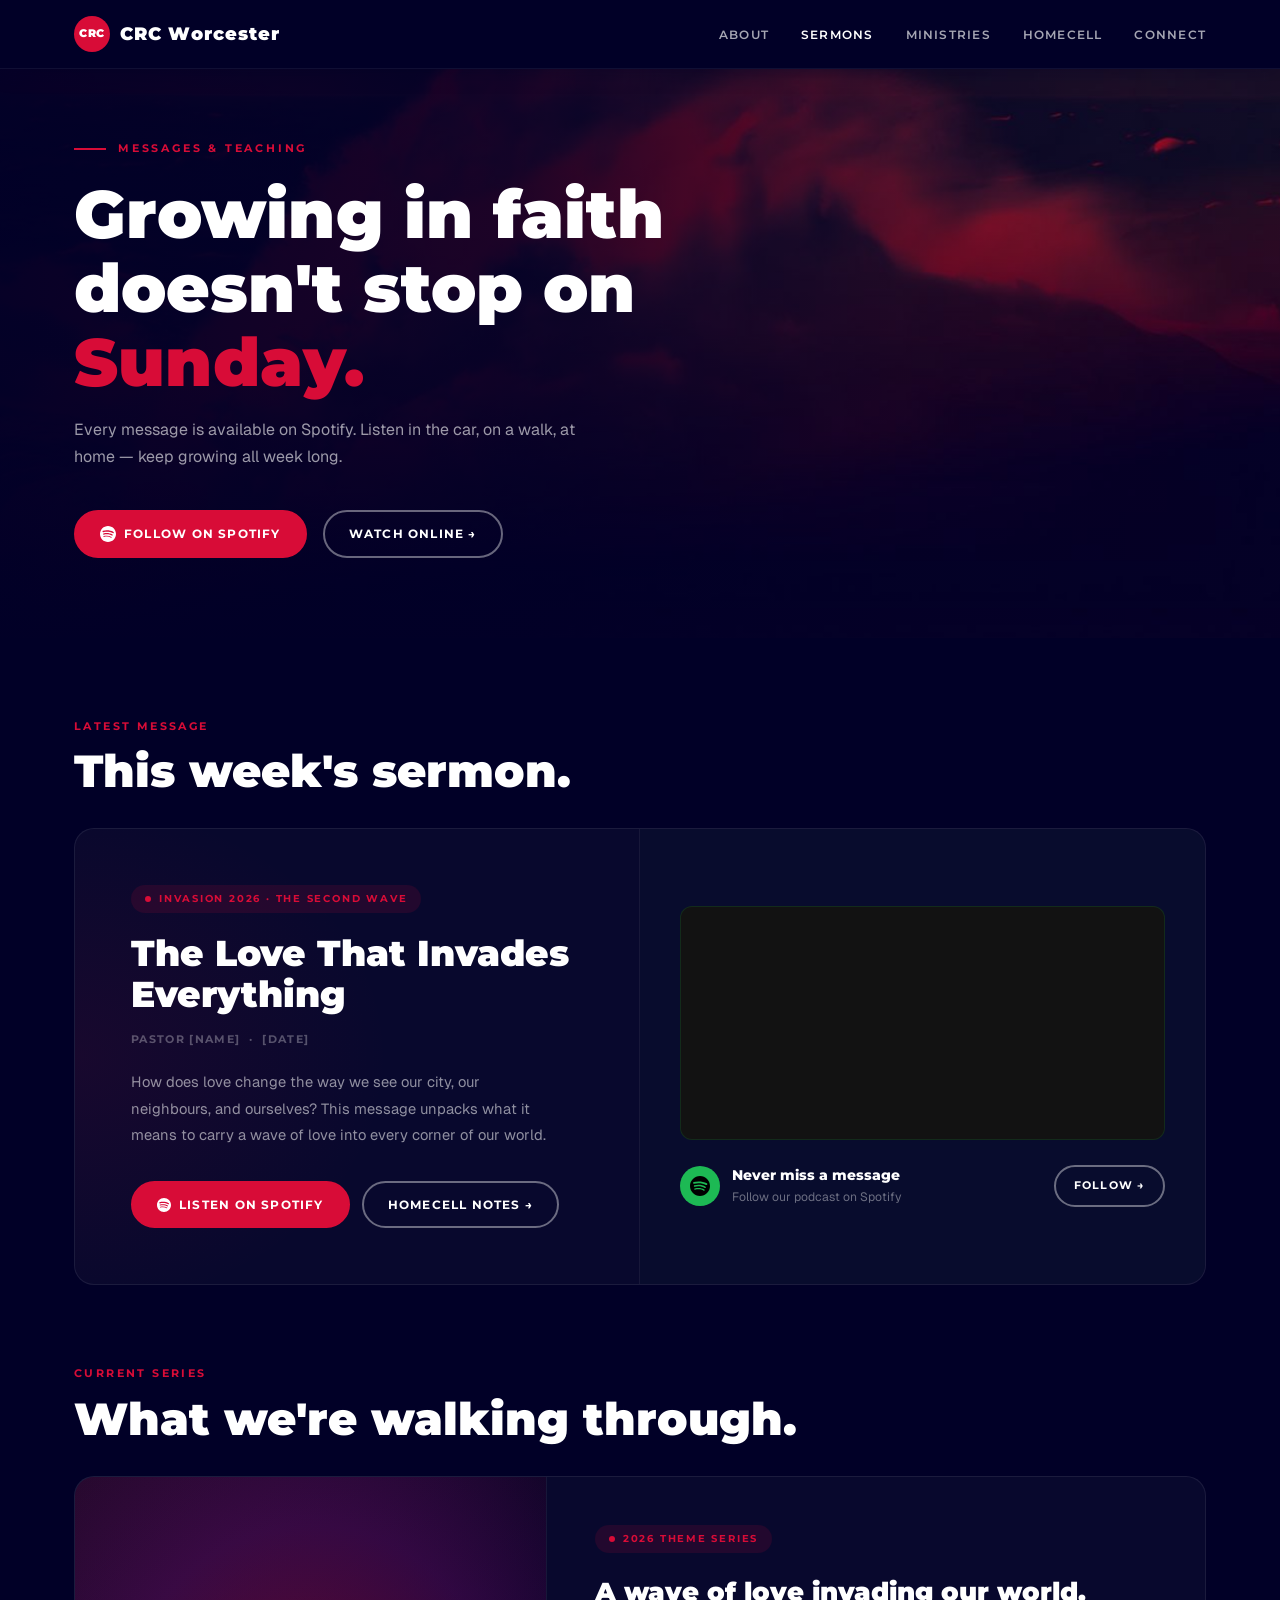
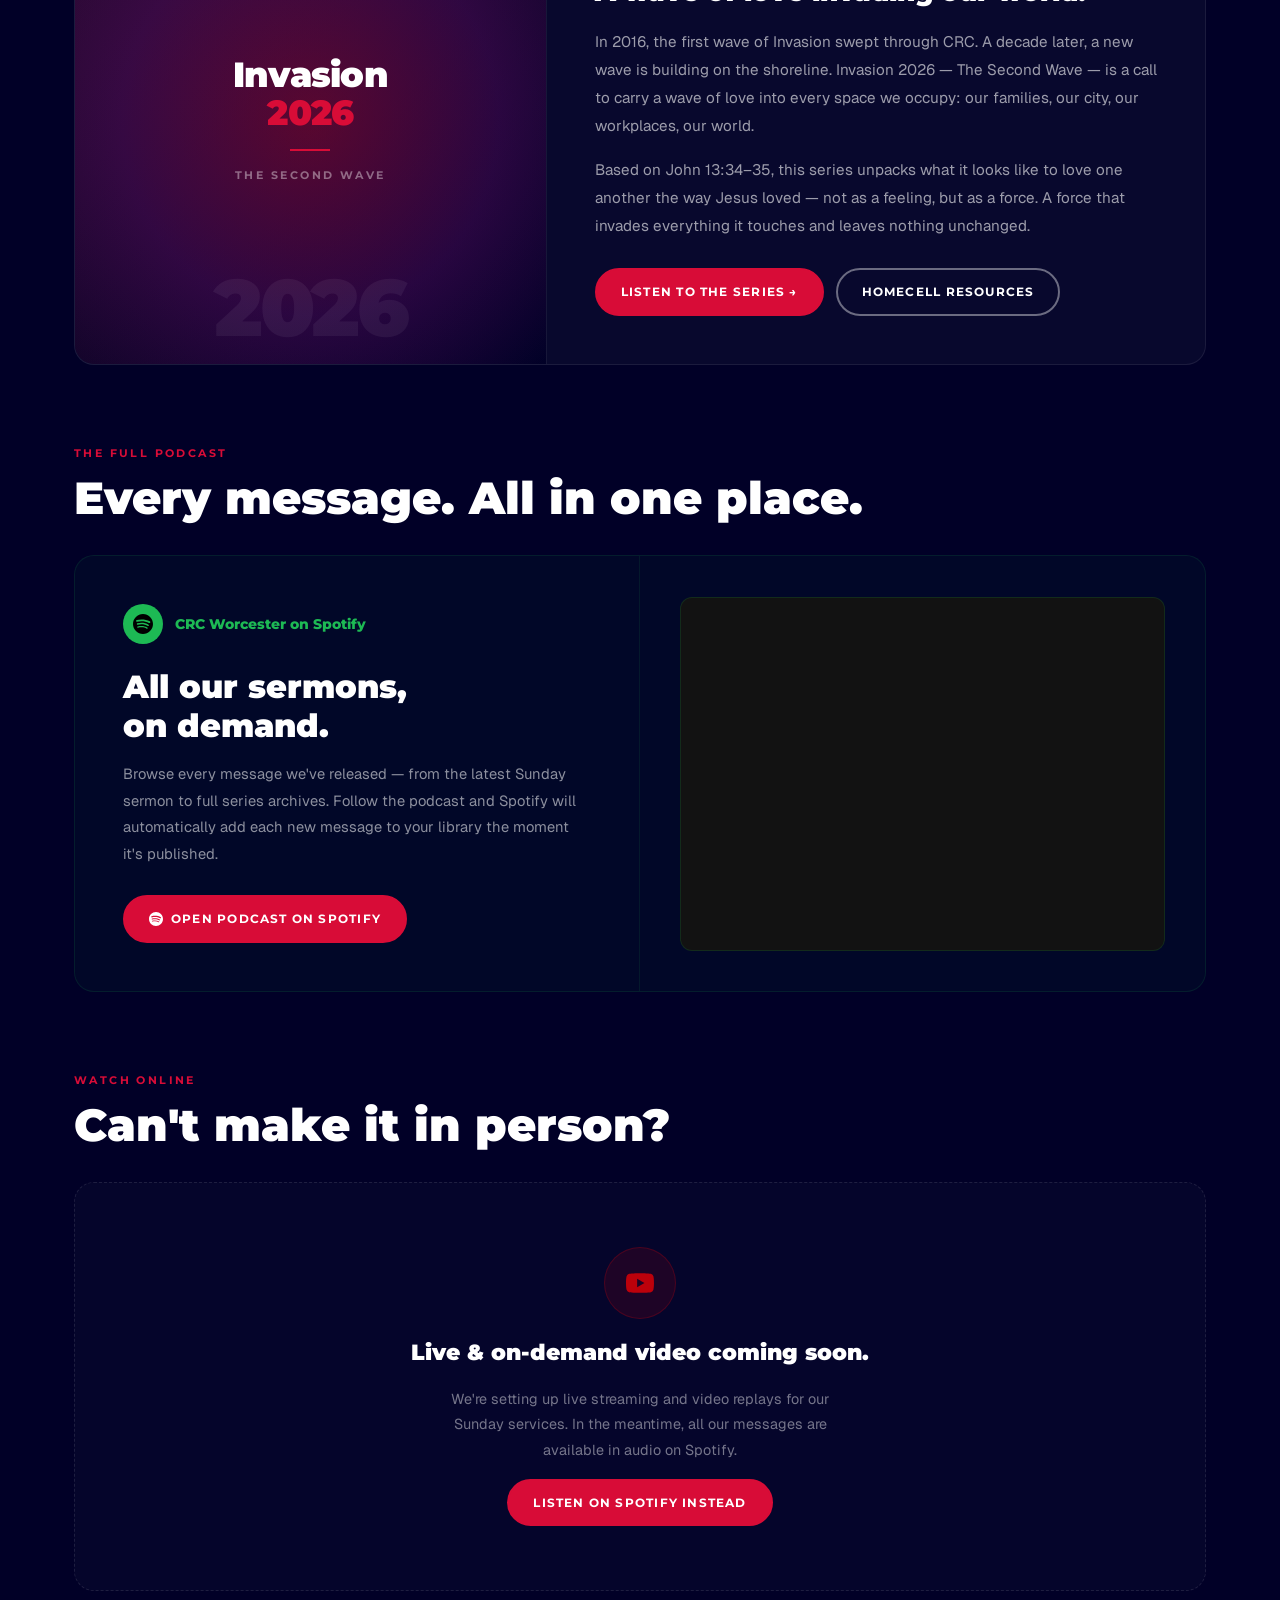
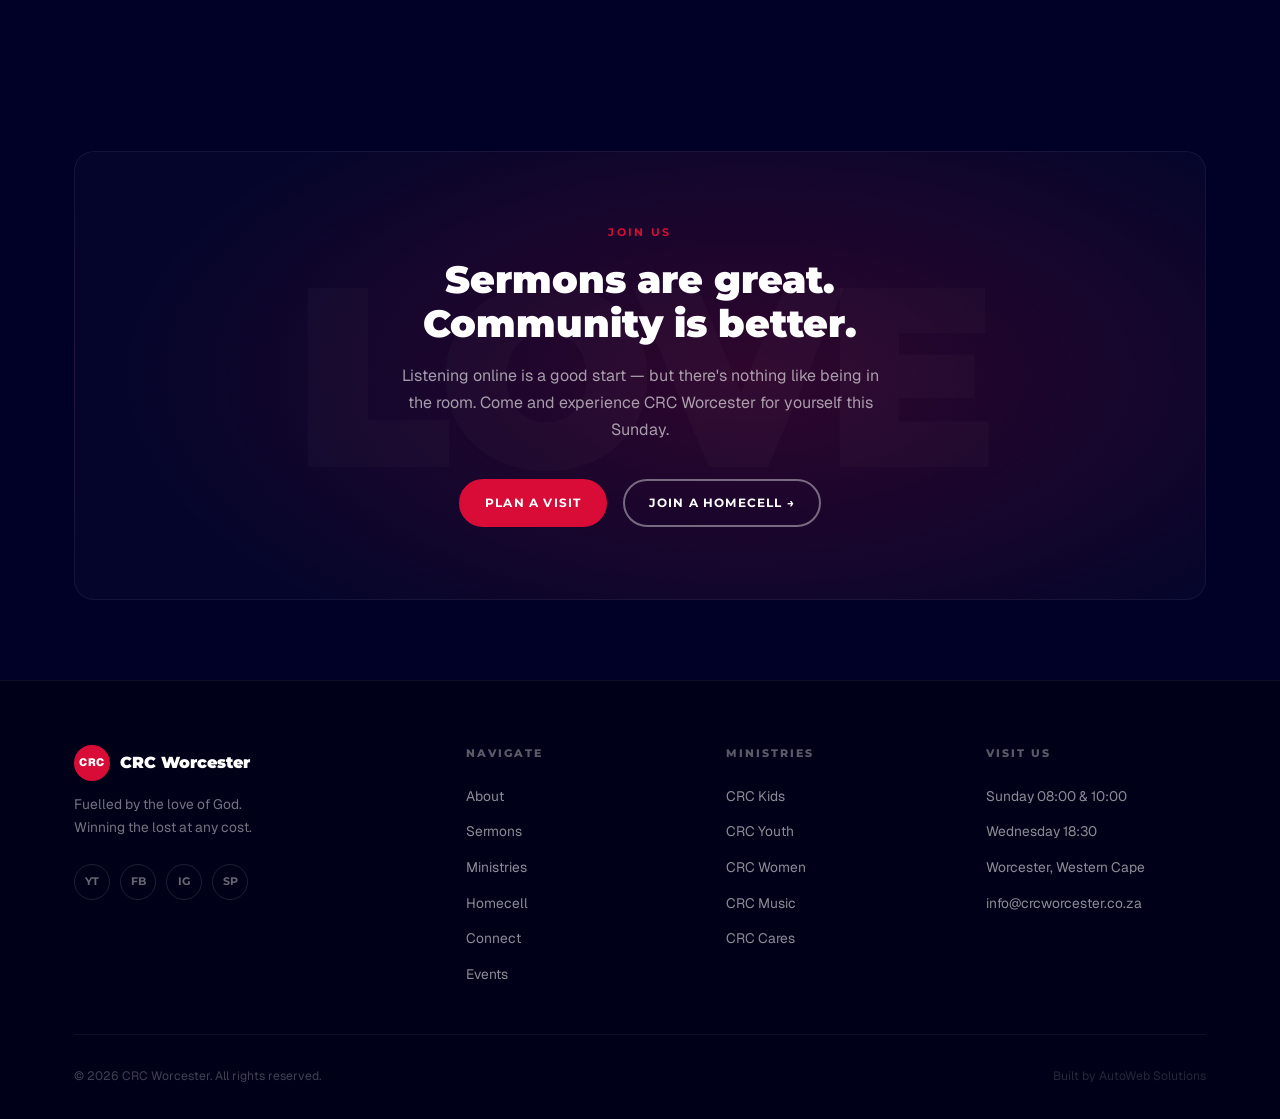
<file: sermons.html>
<!DOCTYPE html>
<html lang="en">
<head>
  <meta charset="UTF-8">
  <meta name="viewport" content="width=device-width, initial-scale=1.0">
  <meta name="description" content="CRC Worcester Sermons — listen to the latest messages on Spotify. Growing in your faith doesn't stop on Sunday.">
  <title>Sermons · CRC Worcester</title>

  <!-- Fonts -->
  <link rel="preconnect" href="https://fonts.googleapis.com">
  <link rel="preconnect" href="https://fonts.gstatic.com" crossorigin>
  <link href="https://fonts.googleapis.com/css2?family=Montserrat:wght@300;400;500;600;700;800;900&family=Geist:wght@300;400;500;600&display=swap" rel="stylesheet">

  <!-- Styles -->
  <link rel="stylesheet" href="css/global.css">
  <link rel="stylesheet" href="css/components.css">
  <link rel="stylesheet" href="css/pages.css">

  <style>
    /* ── SERMONS PAGE SPECIFIC ───────────────────────────────── */

    /* Featured sermon */
    .featured-sermon {
      background: rgba(255,255,255,0.03);
      border: 1px solid rgba(255,255,255,0.08);
      border-radius: var(--radius-lg);
      overflow: hidden;
    }

    .featured-inner {
      display: grid;
      grid-template-columns: 1fr 1fr;
      align-items: stretch;
      min-height: 420px;
    }

    .featured-info {
      padding: 56px;
      display: flex;
      flex-direction: column;
      justify-content: center;
      border-right: 1px solid rgba(255,255,255,0.06);
      position: relative;
      overflow: hidden;
    }

    .featured-info::before {
      content: '';
      position: absolute;
      inset: 0;
      background: radial-gradient(ellipse 80% 80% at 0% 50%, rgba(216,12,55,0.08) 0%, transparent 70%);
      pointer-events: none;
    }

    .featured-info > * { position: relative; z-index: 1; }

    .featured-series-tag {
      display: inline-flex;
      align-items: center;
      gap: 8px;
      font-family: var(--font-primary);
      font-weight: 700;
      font-size: 0.62rem;
      letter-spacing: 0.18em;
      text-transform: uppercase;
      color: var(--red);
      background: var(--red-light);
      padding: 6px 14px;
      border-radius: var(--radius-pill);
      margin-bottom: 20px;
      width: fit-content;
    }

    .featured-series-tag::before {
      content: '';
      width: 6px; height: 6px;
      background: var(--red);
      border-radius: 50%;
      flex-shrink: 0;
    }

    .featured-title {
      font-family: var(--font-primary);
      font-weight: 900;
      font-size: clamp(1.6rem, 2.8vw, 2.4rem);
      line-height: 1.15;
      margin-bottom: 16px;
    }

    .featured-meta {
      font-family: var(--font-primary);
      font-weight: 700;
      font-size: 0.7rem;
      letter-spacing: 0.12em;
      text-transform: uppercase;
      color: rgba(255,255,255,0.3);
      margin-bottom: 20px;
    }

    .featured-desc {
      font-size: 0.92rem;
      color: rgba(255,255,255,0.55);
      line-height: 1.8;
      margin-bottom: 32px;
      max-width: 420px;
    }

    .featured-embed {
      padding: 40px;
      display: flex;
      flex-direction: column;
      justify-content: center;
      gap: 24px;
      background: rgba(29,185,84,0.02);
    }

    .spotify-embed-wrap {
      border-radius: 12px;
      overflow: hidden;
      background: #121212;
      border: 1px solid rgba(29,185,84,0.15);
    }

    .spotify-embed-wrap iframe {
      width: 100%;
      display: block;
      border: none;
    }

    .spotify-follow-row {
      display: flex;
      align-items: center;
      justify-content: space-between;
      gap: 16px;
      flex-wrap: wrap;
    }

    .spotify-follow-info {
      display: flex;
      align-items: center;
      gap: 12px;
    }

    .spotify-badge {
      width: 40px; height: 40px;
      background: #1DB954;
      border-radius: 50%;
      display: flex; align-items: center; justify-content: center;
      flex-shrink: 0;
    }

    .spotify-badge svg { width: 20px; height: 20px; fill: #000; }

    .spotify-follow-text h4 {
      font-family: var(--font-primary);
      font-weight: 800;
      font-size: 0.88rem;
      margin-bottom: 2px;
    }

    .spotify-follow-text p {
      font-size: 0.76rem;
      color: rgba(255,255,255,0.4);
    }

    /* Current series block */
    .series-block {
      display: grid;
      grid-template-columns: 1fr 1.4fr;
      gap: 0;
      background: rgba(255,255,255,0.03);
      border: 1px solid rgba(255,255,255,0.08);
      border-radius: var(--radius-lg);
      overflow: hidden;
    }

    .series-visual {
      position: relative;
      min-height: 300px;
      background:
        radial-gradient(ellipse 100% 100% at 50% 50%, rgba(216,12,55,0.35) 0%, rgba(161,21,156,0.2) 40%, transparent 70%),
        linear-gradient(135deg, rgba(216,12,55,0.15), rgba(1,0,39,0.95));
      display: flex;
      flex-direction: column;
      align-items: center;
      justify-content: center;
      padding: 48px 36px;
      text-align: center;
    }

    .series-year {
      font-family: var(--font-primary);
      font-weight: 900;
      font-size: 5rem;
      line-height: 1;
      color: rgba(255,255,255,0.06);
      letter-spacing: -0.04em;
      position: absolute;
      bottom: 16px;
      left: 50%;
      transform: translateX(-50%);
      white-space: nowrap;
    }

    .series-title-visual {
      font-family: var(--font-primary);
      font-weight: 900;
      font-size: clamp(1.6rem, 3vw, 2.2rem);
      line-height: 1.1;
      text-align: center;
      letter-spacing: -0.02em;
      position: relative;
      z-index: 1;
    }

    .series-title-visual span {
      display: block;
      color: var(--red);
    }

    .series-wave-line {
      width: 40px; height: 2px;
      background: var(--red);
      margin: 16px auto;
    }

    .series-subtitle-visual {
      font-family: var(--font-primary);
      font-weight: 700;
      font-size: 0.7rem;
      letter-spacing: 0.22em;
      text-transform: uppercase;
      color: rgba(255,255,255,0.4);
      position: relative;
      z-index: 1;
    }

    .series-info {
      padding: 48px;
      display: flex;
      flex-direction: column;
      justify-content: center;
      border-left: 1px solid rgba(255,255,255,0.06);
    }

    .series-info p {
      font-size: 0.95rem;
      color: rgba(255,255,255,0.6);
      line-height: 1.85;
      margin-bottom: 16px;
    }

    .series-info p:last-of-type { margin-bottom: 28px; }

    /* Full show embed */
    .show-embed-block {
      background: rgba(29,185,84,0.04);
      border: 1px solid rgba(29,185,84,0.12);
      border-radius: var(--radius-lg);
      overflow: hidden;
    }

    .show-embed-inner {
      display: grid;
      grid-template-columns: 1fr 1fr;
      align-items: center;
    }

    .show-embed-info {
      padding: 48px;
      border-right: 1px solid rgba(29,185,84,0.1);
    }

    .show-embed-info h3 {
      font-family: var(--font-primary);
      font-weight: 900;
      font-size: clamp(1.4rem, 2.5vw, 2rem);
      line-height: 1.2;
      margin-bottom: 16px;
    }

    .show-embed-info p {
      font-size: 0.92rem;
      color: rgba(255,255,255,0.55);
      line-height: 1.8;
      margin-bottom: 28px;
    }

    .show-embed-player {
      padding: 40px;
    }

    .show-embed-player .spotify-embed-wrap {
      margin-bottom: 0;
    }

    /* Watch online placeholder */
    .watch-placeholder {
      background: rgba(255,255,255,0.02);
      border: 1px dashed rgba(255,255,255,0.1);
      border-radius: var(--radius-lg);
      padding: 64px 48px;
      text-align: center;
      display: flex;
      flex-direction: column;
      align-items: center;
      gap: 16px;
    }

    .watch-icon {
      width: 72px; height: 72px;
      border-radius: 50%;
      background: rgba(255,0,0,0.1);
      border: 1.5px solid rgba(255,0,0,0.2);
      display: flex; align-items: center; justify-content: center;
    }

    .watch-icon svg {
      width: 28px; height: 28px;
      fill: #FF0000;
      opacity: 0.7;
    }

    .watch-placeholder h3 {
      font-family: var(--font-primary);
      font-weight: 900;
      font-size: 1.4rem;
    }

    .watch-placeholder p {
      font-size: 0.9rem;
      color: rgba(255,255,255,0.45);
      max-width: 400px;
      line-height: 1.75;
    }

    /* ── RESPONSIVE ──────────────────────────────────────────── */
    @media (max-width: 900px) {
      .featured-inner       { grid-template-columns: 1fr; min-height: auto; }
      .featured-info        { padding: 36px 28px; border-right: none; border-bottom: 1px solid rgba(255,255,255,0.06); }
      .featured-embed       { padding: 28px; }
      .series-block         { grid-template-columns: 1fr; }
      .series-info          { padding: 36px 28px; border-left: none; border-top: 1px solid rgba(255,255,255,0.06); }
      .show-embed-inner     { grid-template-columns: 1fr; }
      .show-embed-info      { padding: 36px 28px; border-right: none; border-bottom: 1px solid rgba(29,185,84,0.1); }
      .show-embed-player    { padding: 28px; }
      .watch-placeholder    { padding: 48px 28px; }
      .spotify-follow-row   { flex-direction: column; align-items: flex-start; }
    }

    @media (max-width: 480px) {
      .featured-title       { font-size: 1.5rem; }
      .series-title-visual  { font-size: 1.5rem; }
    }
  </style>
</head>
<body>

<!-- ── NAV ─────────────────────────────────────────────────── -->
<nav class="nav" id="nav">
  <div class="nav-inner">
    <a href="index.html" class="nav-logo">
      <div class="nav-logo-badge">CRC</div>
      CRC Worcester
    </a>
    <ul class="nav-links">
      <li><a href="about.html">About</a></li>
      <li><a href="sermons.html" class="active">Sermons</a></li>
      <li><a href="ministries.html">Ministries</a></li>
      <li><a href="homecell.html">Homecell</a></li>
      <li><a href="connect.html">Connect</a></li>
    </ul>
    <a href="connect.html" class="btn btn-primary" id="nav-cta" style="display:none;">Plan a Visit</a>
    <button class="hamburger" id="hamburger" aria-label="Open menu" aria-expanded="false">
      <span></span><span></span><span></span>
    </button>
  </div>
</nav>

<!-- ── MOBILE MENU ──────────────────────────────────────────── -->
<div class="mobile-menu" id="mobile-menu" role="dialog" aria-label="Navigation menu">
  <a href="about.html"      onclick="closeMobileMenu()">About</a>
  <a href="sermons.html"    onclick="closeMobileMenu()" class="active">Sermons</a>
  <a href="ministries.html" onclick="closeMobileMenu()">Ministries</a>
  <a href="homecell.html"   onclick="closeMobileMenu()">Homecell</a>
  <a href="connect.html"    onclick="closeMobileMenu()">Connect</a>
  <a href="connect.html"    onclick="closeMobileMenu()" class="cta-link">Plan a Visit →</a>
</div>

<!-- ── PAGE HERO ────────────────────────────────────────────── -->
<section class="page-hero">
  <div class="page-hero-bg"></div>
  <div class="container page-hero-content">
    <div class="hero-eyebrow" style="animation: fadeUp 0.7s ease 0.1s both;">
      Messages &amp; Teaching
    </div>
    <h1 class="section-title reveal" style="font-size:clamp(2.4rem,6vw,4.2rem); max-width:680px;">
      Growing in faith<br>doesn't stop on <span style="color:var(--red);">Sunday.</span>
    </h1>
    <p class="section-sub reveal reveal-delay-1">
      Every message is available on Spotify. Listen in the car, on a walk, at home — keep growing all week long.
    </p>
    <div class="reveal reveal-delay-2" style="display:flex; gap:16px; flex-wrap:wrap; margin-top:8px;">
      <a href="https://open.spotify.com/show/YOUR_SHOW_ID" target="_blank" rel="noopener" class="btn btn-primary">
        <svg width="16" height="16" viewBox="0 0 24 24" fill="currentColor" aria-hidden="true">
          <path d="M12 0C5.4 0 0 5.4 0 12s5.4 12 12 12 12-5.4 12-12S18.66 0 12 0zm5.521 17.34c-.24.359-.66.48-1.021.24-2.82-1.74-6.36-2.101-10.561-1.141-.418.122-.779-.179-.899-.539-.12-.421.18-.78.54-.9 4.56-1.021 8.52-.6 11.64 1.32.42.18.479.659.301 1.02zm1.44-3.3c-.301.42-.841.6-1.262.3-3.239-1.98-8.159-2.58-11.939-1.38-.479.12-1.02-.12-1.14-.6-.12-.48.12-1.021.6-1.141C9.6 9.9 15 10.561 18.72 12.84c.361.181.54.78.241 1.2zm.12-3.36C15.24 8.4 8.82 8.16 5.16 9.301c-.6.179-1.2-.181-1.38-.721-.18-.601.18-1.2.72-1.381 4.26-1.26 11.28-1.02 15.721 1.621.539.3.719 1.02.419 1.56-.299.421-1.02.599-1.559.3z"/>
        </svg>
        Follow on Spotify
      </a>
      <a href="#watch" class="btn btn-outline">Watch Online →</a>
    </div>
  </div>
</section>

<!-- ── FEATURED / LATEST SERMON ─────────────────────────────── -->
<section class="section">
  <div class="container">
    <div class="section-label">Latest Message</div>
    <h2 class="section-title" style="margin-bottom:32px;">This week's sermon.</h2>
    <div class="featured-sermon reveal">
      <div class="featured-inner">

        <div class="featured-info">
          <div class="featured-series-tag">Invasion 2026 · The Second Wave</div>
          <!-- [TBC] Update sermon title, pastor name and date each week -->
          <h3 class="featured-title">The Love That Invades Everything</h3>
          <p class="featured-meta">Pastor [Name] &nbsp;·&nbsp; [Date]</p>
          <p class="featured-desc">How does love change the way we see our city, our neighbours, and ourselves? This message unpacks what it means to carry a wave of love into every corner of our world.</p>
          <div style="display:flex; gap:12px; flex-wrap:wrap;">
            <!-- [TBC] Update episode URL each week -->
            <a href="https://open.spotify.com/episode/YOUR_EPISODE_ID" target="_blank" rel="noopener" class="btn btn-primary">
              <svg width="14" height="14" viewBox="0 0 24 24" fill="currentColor" aria-hidden="true">
                <path d="M12 0C5.4 0 0 5.4 0 12s5.4 12 12 12 12-5.4 12-12S18.66 0 12 0zm5.521 17.34c-.24.359-.66.48-1.021.24-2.82-1.74-6.36-2.101-10.561-1.141-.418.122-.779-.179-.899-.539-.12-.421.18-.78.54-.9 4.56-1.021 8.52-.6 11.64 1.32.42.18.479.659.301 1.02zm1.44-3.3c-.301.42-.841.6-1.262.3-3.239-1.98-8.159-2.58-11.939-1.38-.479.12-1.02-.12-1.14-.6-.12-.48.12-1.021.6-1.141C9.6 9.9 15 10.561 18.72 12.84c.361.181.54.78.241 1.2zm.12-3.36C15.24 8.4 8.82 8.16 5.16 9.301c-.6.179-1.2-.181-1.38-.721-.18-.601.18-1.2.72-1.381 4.26-1.26 11.28-1.02 15.721 1.621.539.3.719 1.02.419 1.56-.299.421-1.02.599-1.559.3z"/>
              </svg>
              Listen on Spotify
            </a>
            <a href="homecell.html" class="btn btn-outline">Homecell Notes →</a>
          </div>
        </div>

        <div class="featured-embed">
          <div class="spotify-embed-wrap">
            <!-- [TBC] Update embed src with current episode ID each week -->
            <iframe
              src="https://open.spotify.com/embed/episode/YOUR_EPISODE_ID?utm_source=generator&theme=0"
              width="100%"
              height="232"
              allow="autoplay; clipboard-write; encrypted-media; fullscreen; picture-in-picture"
              loading="lazy"
              title="Latest CRC Worcester Sermon">
            </iframe>
          </div>
          <div class="spotify-follow-row">
            <div class="spotify-follow-info">
              <div class="spotify-badge">
                <svg viewBox="0 0 24 24" aria-hidden="true">
                  <path d="M12 0C5.4 0 0 5.4 0 12s5.4 12 12 12 12-5.4 12-12S18.66 0 12 0zm5.521 17.34c-.24.359-.66.48-1.021.24-2.82-1.74-6.36-2.101-10.561-1.141-.418.122-.779-.179-.899-.539-.12-.421.18-.78.54-.9 4.56-1.021 8.52-.6 11.64 1.32.42.18.479.659.301 1.02zm1.44-3.3c-.301.42-.841.6-1.262.3-3.239-1.98-8.159-2.58-11.939-1.38-.479.12-1.02-.12-1.14-.6-.12-.48.12-1.021.6-1.141C9.6 9.9 15 10.561 18.72 12.84c.361.181.54.78.241 1.2zm.12-3.36C15.24 8.4 8.82 8.16 5.16 9.301c-.6.179-1.2-.181-1.38-.721-.18-.601.18-1.2.72-1.381 4.26-1.26 11.28-1.02 15.721 1.621.539.3.719 1.02.419 1.56-.299.421-1.02.599-1.559.3z"/>
                </svg>
              </div>
              <div class="spotify-follow-text">
                <h4>Never miss a message</h4>
                <p>Follow our podcast on Spotify</p>
              </div>
            </div>
            <!-- [TBC] Update with real Spotify show URL -->
            <a href="https://open.spotify.com/show/YOUR_SHOW_ID" target="_blank" rel="noopener"
              class="btn btn-outline" style="font-size:0.7rem; padding:10px 18px;">
              Follow →
            </a>
          </div>
        </div>

      </div>
    </div>
  </div>
</section>

<!-- ── CURRENT SERIES ─────────────────────────────────────────── -->
<section class="section" style="padding-top:0;">
  <div class="container">
    <div class="section-label">Current Series</div>
    <h2 class="section-title" style="margin-bottom:32px;">What we're walking through.</h2>
    <div class="series-block reveal">

      <div class="series-visual">
        <div class="series-title-visual">
          Invasion<br><span>2026</span>
        </div>
        <div class="series-wave-line"></div>
        <div class="series-subtitle-visual">The Second Wave</div>
        <div class="series-year" aria-hidden="true">2026</div>
      </div>

      <div class="series-info">
        <div class="featured-series-tag" style="margin-bottom:24px;">2026 Theme Series</div>
        <h3 style="font-family:var(--font-primary); font-weight:900; font-size:1.6rem; line-height:1.2; margin-bottom:20px;">
          A wave of love invading our world.
        </h3>
        <p>In 2016, the first wave of Invasion swept through CRC. A decade later, a new wave is building on the shoreline. Invasion 2026 — The Second Wave — is a call to carry a wave of love into every space we occupy: our families, our city, our workplaces, our world.</p>
        <p>Based on John 13:34–35, this series unpacks what it looks like to love one another the way Jesus loved — not as a feeling, but as a force. A force that invades everything it touches and leaves nothing unchanged.</p>
        <div style="display:flex; gap:12px; flex-wrap:wrap;">
          <a href="https://open.spotify.com/show/YOUR_SHOW_ID" target="_blank" rel="noopener" class="btn btn-primary">
            Listen to the Series →
          </a>
          <a href="homecell.html" class="btn btn-outline">Homecell Resources</a>
        </div>
      </div>

    </div>
  </div>
</section>

<!-- ── ALL SERMONS / PODCAST ─────────────────────────────────── -->
<section class="section" style="padding-top:0;">
  <div class="container">
    <div class="section-label">The Full Podcast</div>
    <h2 class="section-title" style="margin-bottom:32px;">Every message. All in one place.</h2>
    <div class="show-embed-block reveal">
      <div class="show-embed-inner">

        <div class="show-embed-info">
          <div style="display:flex; align-items:center; gap:12px; margin-bottom:24px;">
            <div class="spotify-badge">
              <svg viewBox="0 0 24 24" aria-hidden="true">
                <path d="M12 0C5.4 0 0 5.4 0 12s5.4 12 12 12 12-5.4 12-12S18.66 0 12 0zm5.521 17.34c-.24.359-.66.48-1.021.24-2.82-1.74-6.36-2.101-10.561-1.141-.418.122-.779-.179-.899-.539-.12-.421.18-.78.54-.9 4.56-1.021 8.52-.6 11.64 1.32.42.18.479.659.301 1.02zm1.44-3.3c-.301.42-.841.6-1.262.3-3.239-1.98-8.159-2.58-11.939-1.38-.479.12-1.02-.12-1.14-.6-.12-.48.12-1.021.6-1.141C9.6 9.9 15 10.561 18.72 12.84c.361.181.54.78.241 1.2zm.12-3.36C15.24 8.4 8.82 8.16 5.16 9.301c-.6.179-1.2-.181-1.38-.721-.18-.601.18-1.2.72-1.381 4.26-1.26 11.28-1.02 15.721 1.621.539.3.719 1.02.419 1.56-.299.421-1.02.599-1.559.3z"/>
              </svg>
            </div>
            <span style="font-family:var(--font-primary); font-weight:800; font-size:0.9rem; color:#1DB954;">CRC Worcester on Spotify</span>
          </div>
          <h3>All our sermons,<br>on demand.</h3>
          <p>Browse every message we've released — from the latest Sunday sermon to full series archives. Follow the podcast and Spotify will automatically add each new message to your library the moment it's published.</p>
          <a href="https://open.spotify.com/show/YOUR_SHOW_ID" target="_blank" rel="noopener" class="btn btn-primary">
            <svg width="14" height="14" viewBox="0 0 24 24" fill="currentColor" aria-hidden="true">
              <path d="M12 0C5.4 0 0 5.4 0 12s5.4 12 12 12 12-5.4 12-12S18.66 0 12 0zm5.521 17.34c-.24.359-.66.48-1.021.24-2.82-1.74-6.36-2.101-10.561-1.141-.418.122-.779-.179-.899-.539-.12-.421.18-.78.54-.9 4.56-1.021 8.52-.6 11.64 1.32.42.18.479.659.301 1.02zm1.44-3.3c-.301.42-.841.6-1.262.3-3.239-1.98-8.159-2.58-11.939-1.38-.479.12-1.02-.12-1.14-.6-.12-.48.12-1.021.6-1.141C9.6 9.9 15 10.561 18.72 12.84c.361.181.54.78.241 1.2zm.12-3.36C15.24 8.4 8.82 8.16 5.16 9.301c-.6.179-1.2-.181-1.38-.721-.18-.601.18-1.2.72-1.381 4.26-1.26 11.28-1.02 15.721 1.621.539.3.719 1.02.419 1.56-.299.421-1.02.599-1.559.3z"/>
            </svg>
            Open Podcast on Spotify
          </a>
        </div>

        <div class="show-embed-player">
          <div class="spotify-embed-wrap">
            <!-- [TBC] Replace YOUR_SHOW_ID with the real Spotify show ID -->
            <iframe
              src="https://open.spotify.com/embed/show/YOUR_SHOW_ID?utm_source=generator&theme=0"
              width="100%"
              height="352"
              allow="autoplay; clipboard-write; encrypted-media; fullscreen; picture-in-picture"
              loading="lazy"
              title="CRC Worcester Sermons Podcast">
            </iframe>
          </div>
        </div>

      </div>
    </div>
  </div>
</section>

<!-- ── WATCH ONLINE ───────────────────────────────────────────── -->
<section class="section" style="padding-top:0;" id="watch">
  <div class="container">
    <div class="section-label">Watch Online</div>
    <h2 class="section-title" style="margin-bottom:32px;">Can't make it in person?</h2>
    <div class="watch-placeholder reveal">
      <div class="watch-icon">
        <!-- YouTube play icon -->
        <svg viewBox="0 0 24 24" aria-hidden="true">
          <path d="M23.498 6.186a3.016 3.016 0 0 0-2.122-2.136C19.505 3.545 12 3.545 12 3.545s-7.505 0-9.377.505A3.017 3.017 0 0 0 .502 6.186C0 8.07 0 12 0 12s0 3.93.502 5.814a3.016 3.016 0 0 0 2.122 2.136c1.871.505 9.376.505 9.376.505s7.505 0 9.377-.505a3.015 3.015 0 0 0 2.122-2.136C24 15.93 24 12 24 12s0-3.93-.502-5.814zM9.545 15.568V8.432L15.818 12l-6.273 3.568z"/>
        </svg>
      </div>
      <h3>Live &amp; on-demand video coming soon.</h3>
      <!-- [TBC] Replace with YouTube embed or livestream link when ready -->
      <p>We're setting up live streaming and video replays for our Sunday services. In the meantime, all our messages are available in audio on Spotify.</p>
      <a href="https://open.spotify.com/show/YOUR_SHOW_ID" target="_blank" rel="noopener" class="btn btn-primary">
        Listen on Spotify Instead
      </a>
    </div>
  </div>
</section>

<!-- ── CONNECT CTA ────────────────────────────────────────────── -->
<section class="section">
  <div class="container">
    <div class="connect-banner reveal">
      <div class="section-label" style="display:block; margin-bottom:16px;">Join Us</div>
      <h2>Sermons are great.<br>Community is better.</h2>
      <p>Listening online is a good start — but there's nothing like being in the room. Come and experience CRC Worcester for yourself this Sunday.</p>
      <div class="connect-banner-btns">
        <a href="connect.html" class="btn btn-primary">Plan a Visit</a>
        <a href="homecell.html" class="btn btn-outline">Join a Homecell →</a>
      </div>
    </div>
  </div>
</section>

<!-- ── FOOTER ─────────────────────────────────────────────────── -->
<footer class="footer">
  <div class="container">
    <div class="footer-grid">
      <div class="footer-brand">
        <div style="display:flex; align-items:center; gap:10px; margin-bottom:8px;">
          <div class="nav-logo-badge">CRC</div>
          <span style="font-family:var(--font-primary); font-weight:900; font-size:1rem;">CRC Worcester</span>
        </div>
        <p>Fuelled by the love of God.<br>Winning the lost at any cost.</p>
        <div class="footer-socials">
          <a href="#" class="social-icon" aria-label="YouTube">YT</a>
          <a href="#" class="social-icon" aria-label="Facebook">FB</a>
          <a href="#" class="social-icon" aria-label="Instagram">IG</a>
          <a href="#" class="social-icon" aria-label="Spotify">SP</a>
        </div>
      </div>
      <div>
        <div class="footer-col-title">Navigate</div>
        <ul class="footer-links">
          <li><a href="about.html">About</a></li>
          <li><a href="sermons.html">Sermons</a></li>
          <li><a href="ministries.html">Ministries</a></li>
          <li><a href="homecell.html">Homecell</a></li>
          <li><a href="connect.html">Connect</a></li>
          <li><a href="events.html">Events</a></li>
        </ul>
      </div>
      <div>
        <div class="footer-col-title">Ministries</div>
        <ul class="footer-links">
          <li><a href="ministries.html#kids">CRC Kids</a></li>
          <li><a href="ministries.html#youth">CRC Youth</a></li>
          <li><a href="ministries.html#women">CRC Women</a></li>
          <li><a href="ministries.html#music">CRC Music</a></li>
          <li><a href="ministries.html#cares">CRC Cares</a></li>
        </ul>
      </div>
      <div>
        <div class="footer-col-title">Visit Us</div>
        <ul class="footer-links">
          <li><a>Sunday 08:00 &amp; 10:00</a></li>
          <li><a>Wednesday 18:30</a></li>
          <li><a>Worcester, Western Cape</a></li>
          <li><a href="mailto:info@crcworcester.co.za">info@crcworcester.co.za</a></li>
        </ul>
      </div>
    </div>
    <div class="footer-bottom">
      <span>© 2026 CRC Worcester. All rights reserved.</span>
      <span style="color:rgba(255,255,255,0.15);">Built by AutoWeb Solutions</span>
    </div>
  </div>
</footer>

<!-- ── SCRIPTS ────────────────────────────────────────────────── -->
<script type="module" src="js/main.js"></script>

</body>
</html>
</file>
<file: css/global.css>
/* ============================================================
   CRC WORCESTER — global.css
   Design tokens · Reset · Typography · Layout utilities
   ============================================================ */

:root {
  /* Brand colours */
  --navy:       #010027;
  --red:        #D80C37;
  --purple:     #A1159C;
  --orange:     #FF8000;
  --yellow:     #F5D01B;
  --blue:       #5CB2ED;
  --white:      #FFFFFF;
  --black:      #000000;

  /* Tints */
  --navy-80:    rgba(1,0,39,0.8);
  --red-light:  rgba(216,12,55,0.12);

  /* Ministry spot colours */
  --kids-bg:      rgba(245,208,27,0.15);
  --kids-text:    var(--yellow);
  --youth-bg:     rgba(255,128,0,0.15);
  --youth-text:   var(--orange);
  --outreach-bg:  rgba(92,178,237,0.15);
  --outreach-text:var(--blue);
  --worship-bg:   rgba(161,21,156,0.15);
  --worship-text: var(--purple);
  --women-bg:     rgba(161,21,156,0.15);
  --women-text:   #cc88cc;

  /* Typography */
  --font-primary: 'Montserrat', sans-serif;
  --font-body:    'Geist', 'Montserrat', sans-serif;

  /* Radius */
  --radius-sm:   4px;
  --radius-md:   10px;
  --radius-lg:   20px;
  --radius-pill: 999px;

  /* Shadows */
  --shadow-card: 0 4px 24px rgba(1,0,39,0.18);
  --shadow-nav:  0 2px 20px rgba(1,0,39,0.3);

  /* Motion */
  --transition: 0.25s cubic-bezier(0.4,0,0.2,1);

  /* Layout */
  --max-w:        1180px;
  --section-gap:  80px;
}

/* ── RESET ─────────────────────────────────────────────────── */
*, *::before, *::after {
  box-sizing: border-box;
  margin: 0;
  padding: 0;
}

html {
  scroll-behavior: smooth;
  font-size: 16px;
  -webkit-text-size-adjust: 100%;
}

body {
  font-family: var(--font-body);
  background: var(--navy);
  color: var(--white);
  line-height: 1.6;
  overflow-x: hidden;
}

img {
  max-width: 100%;
  display: block;
}

a {
  text-decoration: none;
  color: inherit;
}

/* ── LAYOUT UTILITIES ───────────────────────────────────────── */
.container {
  max-width: var(--max-w);
  margin: 0 auto;
  padding: 0 24px;
}

.section {
  padding: var(--section-gap) 0;
}

/* ── TYPE UTILITIES ─────────────────────────────────────────── */
.section-label {
  font-family: var(--font-primary);
  font-weight: 700;
  font-size: 0.68rem;
  letter-spacing: 0.22em;
  text-transform: uppercase;
  color: var(--red);
  margin-bottom: 12px;
}

.section-title {
  font-family: var(--font-primary);
  font-weight: 900;
  font-size: clamp(1.8rem, 3.5vw, 2.8rem);
  line-height: 1.1;
  margin-bottom: 16px;
}

.section-sub {
  font-size: 1rem;
  color: rgba(255,255,255,0.6);
  max-width: 520px;
  line-height: 1.7;
  margin-bottom: 40px;
}

/* ── GRID UTILITIES ─────────────────────────────────────────── */
.grid-2 {
  display: grid;
  grid-template-columns: 1fr 1fr;
  gap: 48px;
  align-items: center;
}

.grid-3 {
  display: grid;
  grid-template-columns: repeat(3,1fr);
  gap: 24px;
}

.grid-4 {
  display: grid;
  grid-template-columns: repeat(4,1fr);
  gap: 24px;
}

/* ── SCROLL REVEAL ──────────────────────────────────────────── */
.reveal {
  opacity: 0;
  transform: translateY(24px);
  transition: opacity 0.6s ease, transform 0.6s ease;
}

.reveal.visible {
  opacity: 1;
  transform: translateY(0);
}

.reveal-delay-1 { transition-delay: 0.1s; }
.reveal-delay-2 { transition-delay: 0.2s; }
.reveal-delay-3 { transition-delay: 0.3s; }

/* ── RESPONSIVE ─────────────────────────────────────────────── */
@media (max-width: 900px) {
  :root { --section-gap: 60px; }
  .grid-2 { grid-template-columns: 1fr; gap: 32px; }
  .grid-3 { grid-template-columns: 1fr; }
  .grid-4 { grid-template-columns: repeat(2,1fr); }
}

@media (max-width: 480px) {
  .container { padding: 0 16px; }
  .grid-4    { grid-template-columns: repeat(2,1fr); }
}
</file>
<file: css/components.css>
/* ============================================================
   CRC WORCESTER — components.css
   Nav · Buttons · Cards · Footer · All reusable UI pieces
   ============================================================ */

/* ── BUTTONS ─────────────────────────────────────────────── */
.btn {
  display: inline-flex;
  align-items: center;
  gap: 8px;
  font-family: var(--font-primary);
  font-weight: 700;
  font-size: 0.76rem;
  letter-spacing: 0.1em;
  text-transform: uppercase;
  padding: 12px 24px;
  border-radius: var(--radius-pill);
  border: 2px solid transparent;
  cursor: pointer;
  transition: all var(--transition);
  white-space: nowrap;
  text-decoration: none;
}

.btn-primary {
  background: var(--red);
  color: var(--white);
  border-color: var(--red);
}
.btn-primary:hover {
  background: transparent;
  color: var(--red);
}

.btn-outline {
  background: transparent;
  color: var(--white);
  border-color: rgba(255, 255, 255, 0.4);
}
.btn-outline:hover {
  border-color: var(--white);
  background: rgba(255, 255, 255, 0.05);
}

.btn-navy {
  background: var(--navy);
  color: var(--white);
  border-color: var(--navy);
}
.btn-navy:hover {
  background: var(--red);
  border-color: var(--red);
}

/* ── NAV ─────────────────────────────────────────────────── */
.nav {
  position: fixed;
  top: 0;
  left: 0;
  right: 0;
  z-index: 1000;
  background: var(--navy);
  border-bottom: 1px solid rgba(255, 255, 255, 0.06);
  box-shadow: var(--shadow-nav);
  transition: background var(--transition);
}

.nav-inner {
  max-width: var(--max-w);
  margin: 0 auto;
  padding: 0 24px;
  height: 68px;
  display: flex;
  align-items: center;
  justify-content: space-between;
  gap: 32px;
}

.nav-logo {
  font-family: var(--font-primary);
  font-weight: 900;
  font-size: 1.15rem;
  letter-spacing: 0.06em;
  color: var(--white);
  display: flex;
  align-items: center;
  gap: 10px;
  cursor: pointer;
  text-decoration: none;
}

.nav-logo-badge {
  width: 36px;
  height: 36px;
  background: var(--red);
  border-radius: 50%;
  display: flex;
  align-items: center;
  justify-content: center;
  font-size: 0.68rem;
  font-weight: 900;
  letter-spacing: 0.05em;
  flex-shrink: 0;
  color: var(--white);
}

.nav-links {
  display: flex;
  align-items: center;
  gap: 32px;
  list-style: none;
}

.nav-links a {
  font-family: var(--font-primary);
  font-weight: 600;
  font-size: 0.76rem;
  letter-spacing: 0.1em;
  text-transform: uppercase;
  color: rgba(255, 255, 255, 0.65);
  transition: color var(--transition);
  cursor: pointer;
}

.nav-links a:hover,
.nav-links a.active {
  color: var(--white);
}

/* ── HAMBURGER ───────────────────────────────────────────── */
.hamburger {
  display: none;
  flex-direction: column;
  gap: 5px;
  cursor: pointer;
  padding: 4px;
  background: none;
  border: none;
}

.hamburger span {
  display: block;
  width: 22px;
  height: 2px;
  background: var(--white);
  border-radius: 2px;
  transition: all var(--transition);
}

.hamburger.open span:nth-child(1) {
  transform: translateY(7px) rotate(45deg);
}
.hamburger.open span:nth-child(2) {
  opacity: 0;
}
.hamburger.open span:nth-child(3) {
  transform: translateY(-7px) rotate(-45deg);
}

/* ── MOBILE MENU ─────────────────────────────────────────── */
.mobile-menu {
  display: none;
  position: fixed;
  top: 68px;
  left: 0;
  right: 0;
  background: rgba(1, 0, 39, 0.97);
  backdrop-filter: blur(16px);
  -webkit-backdrop-filter: blur(16px);
  border-bottom: 1px solid rgba(255, 255, 255, 0.08);
  z-index: 999;
  padding: 24px;
  flex-direction: column;
  gap: 4px;
}

.mobile-menu.open {
  display: flex;
}

.mobile-menu a {
  font-family: var(--font-primary);
  font-weight: 700;
  font-size: 0.95rem;
  letter-spacing: 0.1em;
  text-transform: uppercase;
  color: rgba(255, 255, 255, 0.7);
  padding: 16px 0;
  border-bottom: 1px solid rgba(255, 255, 255, 0.05);
  cursor: pointer;
  transition: color var(--transition);
  text-decoration: none;
}

.mobile-menu a:last-of-type {
  border-bottom: none;
}
.mobile-menu a:hover {
  color: var(--white);
}
.mobile-menu a.cta-link {
  color: var(--red);
  margin-top: 8px;
}

/* ── CARDS ───────────────────────────────────────────────── */
.card {
  background: rgba(255, 255, 255, 0.04);
  border: 1px solid rgba(255, 255, 255, 0.08);
  border-radius: var(--radius-lg);
  overflow: hidden;
  transition:
    transform var(--transition),
    border-color var(--transition);
}

.card:hover {
  transform: translateY(-4px);
  border-color: rgba(255, 255, 255, 0.16);
}

.card-img {
  width: 100%;
  aspect-ratio: 16/9;
  background: rgba(255, 255, 255, 0.06);
  display: flex;
  align-items: center;
  justify-content: center;
  font-size: 0.68rem;
  letter-spacing: 0.1em;
  color: rgba(255, 255, 255, 0.25);
  text-transform: uppercase;
  font-family: var(--font-primary);
  font-weight: 600;
  overflow: hidden;
}

.card-img img {
  width: 100%;
  height: 100%;
  object-fit: cover;
}

.card-body {
  padding: 24px;
}

.card-badge {
  display: inline-block;
  font-family: var(--font-primary);
  font-weight: 700;
  font-size: 0.58rem;
  letter-spacing: 0.14em;
  text-transform: uppercase;
  padding: 4px 10px;
  border-radius: var(--radius-pill);
  background: var(--red-light);
  color: var(--red);
  margin-bottom: 10px;
}

.card-badge.badge-kids {
  background: var(--kids-bg);
  color: var(--kids-text);
}
.card-badge.badge-youth {
  background: var(--youth-bg);
  color: var(--youth-text);
}
.card-badge.badge-outreach {
  background: var(--outreach-bg);
  color: var(--outreach-text);
}
.card-badge.badge-worship {
  background: var(--worship-bg);
  color: var(--worship-text);
}
.card-badge.badge-women {
  background: var(--women-bg);
  color: var(--women-text);
}

.card-title {
  font-family: var(--font-primary);
  font-weight: 800;
  font-size: 1.05rem;
  margin-bottom: 8px;
  line-height: 1.3;
}

.card-text {
  font-size: 0.86rem;
  color: rgba(255, 255, 255, 0.55);
  line-height: 1.65;
  margin-bottom: 16px;
}

/* ── ICON CARDS ──────────────────────────────────────────── */
.icon-card {
  padding: 36px 28px;
  text-align: center;
}

.icon-circle {
  width: 64px;
  height: 64px;
  border-radius: 50%;
  background: var(--red-light);
  border: 1.5px solid rgba(216, 12, 55, 0.25);
  display: flex;
  align-items: center;
  justify-content: center;
  margin: 0 auto 20px;
  font-size: 1.5rem;
}

.icon-card h3 {
  font-family: var(--font-primary);
  font-weight: 800;
  font-size: 1.05rem;
  margin-bottom: 10px;
}

.icon-card p {
  font-size: 0.86rem;
  color: rgba(255, 255, 255, 0.55);
  line-height: 1.65;
}

/* ── SERVICE TIMES STRIP ─────────────────────────────────── */
.times-strip {
  background: var(--red);
  padding: 20px 0;
}

.times-inner {
  display: flex;
  align-items: center;
  justify-content: center;
  gap: 48px;
  flex-wrap: wrap;
}

.time-item {
  display: flex;
  flex-direction: column;
  align-items: center;
  gap: 2px;
}

.time-label {
  font-family: var(--font-primary);
  font-size: 0.6rem;
  font-weight: 700;
  letter-spacing: 0.2em;
  text-transform: uppercase;
  opacity: 0.8;
}

.time-val {
  font-family: var(--font-primary);
  font-weight: 900;
  font-size: 1.1rem;
  letter-spacing: 0.05em;
}

.time-divider {
  width: 1px;
  height: 36px;
  background: rgba(255, 255, 255, 0.3);
}

/* ── STATS STRIP ─────────────────────────────────────────── */
.stats-strip {
  background: rgba(255, 255, 255, 0.03);
  border-top: 1px solid rgba(255, 255, 255, 0.06);
  border-bottom: 1px solid rgba(255, 255, 255, 0.06);
  padding: 48px 0;
}

.stats-grid {
  display: grid;
  grid-template-columns: repeat(4, 1fr);
  gap: 0;
}

.stat-item {
  text-align: center;
  padding: 16px 24px;
  border-right: 1px solid rgba(255, 255, 255, 0.06);
}

.stat-item:last-child {
  border-right: none;
}

.stat-num {
  font-family: var(--font-primary);
  font-weight: 900;
  font-size: 2.8rem;
  line-height: 1;
  margin-bottom: 6px;
  color: var(--white);
}

.stat-num span {
  color: var(--red);
}

.stat-label {
  font-size: 0.76rem;
  color: rgba(255, 255, 255, 0.4);
  font-family: var(--font-primary);
  font-weight: 600;
  letter-spacing: 0.1em;
  text-transform: uppercase;
}

/* ── SCRIPTURE ───────────────────────────────────────────── */
.scripture {
  text-align: center;
  padding: 64px 0;
}

.scripture blockquote {
  font-family: var(--font-primary);
  font-weight: 300;
  font-size: clamp(1.15rem, 2.5vw, 1.65rem);
  line-height: 1.65;
  color: rgba(255, 255, 255, 0.75);
  max-width: 680px;
  margin: 0 auto 16px;
  font-style: italic;
}

.scripture cite {
  font-family: var(--font-primary);
  font-weight: 700;
  font-size: 0.76rem;
  letter-spacing: 0.18em;
  text-transform: uppercase;
  color: var(--red);
  font-style: normal;
}

/* ── SERMON BLOCK ────────────────────────────────────────── */
.sermon-block {
  background: rgba(255, 255, 255, 0.04);
  border: 1px solid rgba(255, 255, 255, 0.08);
  border-radius: var(--radius-lg);
  overflow: hidden;
}

.sermon-block-inner {
  display: grid;
  grid-template-columns: 1fr 1fr;
  align-items: stretch;
}

.sermon-info-panel {
  padding: 48px;
  display: flex;
  flex-direction: column;
  justify-content: center;
  border-right: 1px solid rgba(255, 255, 255, 0.06);
}

.sermon-spotify-panel {
  padding: 48px;
  display: flex;
  flex-direction: column;
  justify-content: center;
  gap: 24px;
  background: rgba(30, 215, 96, 0.03);
}

.spotify-embed-placeholder {
  width: 100%;
  border-radius: 12px;
  overflow: hidden;
  background: #121212;
  border: 1px solid rgba(30, 215, 96, 0.15);
}

.spotify-embed-placeholder iframe {
  width: 100%;
  display: block;
  border: none;
}

.spotify-cta {
  display: flex;
  align-items: center;
  gap: 12px;
}

.spotify-icon {
  width: 40px;
  height: 40px;
  background: #1db954;
  border-radius: 50%;
  display: flex;
  align-items: center;
  justify-content: center;
  flex-shrink: 0;
}

.spotify-icon svg {
  width: 20px;
  height: 20px;
  fill: #000;
}

.spotify-cta-text h4 {
  font-family: var(--font-primary);
  font-weight: 800;
  font-size: 0.9rem;
  margin-bottom: 2px;
}

.spotify-cta-text p {
  font-size: 0.78rem;
  color: rgba(255, 255, 255, 0.45);
}

/* ── CONNECT BANNER ──────────────────────────────────────── */
.connect-banner {
  background:
    radial-gradient(
      ellipse 80% 100% at 60% 50%,
      rgba(216, 12, 55, 0.2) 0%,
      transparent 70%
    ),
    rgba(255, 255, 255, 0.02);
  border: 1px solid rgba(255, 255, 255, 0.06);
  border-radius: var(--radius-lg);
  padding: 72px 64px;
  text-align: center;
  position: relative;
  overflow: hidden;
}

.connect-banner::before {
  content: "LOVE";
  position: absolute;
  left: 50%;
  top: 50%;
  transform: translate(-50%, -50%);
  font-family: var(--font-primary);
  font-weight: 900;
  font-size: 20vw;
  color: rgba(255, 255, 255, 0.025);
  letter-spacing: -0.04em;
  pointer-events: none;
  white-space: nowrap;
}

.connect-banner h2 {
  font-family: var(--font-primary);
  font-weight: 900;
  font-size: clamp(1.8rem, 3vw, 2.6rem);
  line-height: 1.15;
  margin-bottom: 16px;
  position: relative;
  z-index: 1;
}

.connect-banner p {
  color: rgba(255, 255, 255, 0.6);
  max-width: 500px;
  margin: 0 auto 36px;
  position: relative;
  z-index: 1;
  line-height: 1.7;
}

.connect-banner-btns {
  display: flex;
  gap: 16px;
  justify-content: center;
  flex-wrap: wrap;
  position: relative;
  z-index: 1;
}

/* ── FOOTER ──────────────────────────────────────────────── */
.footer {
  background: #000018;
  border-top: 1px solid rgba(255, 255, 255, 0.06);
  padding: 64px 0 32px;
}

.footer-grid {
  display: grid;
  grid-template-columns: 1.6fr 1fr 1fr 1fr;
  gap: 40px;
  padding-bottom: 48px;
  border-bottom: 1px solid rgba(255, 255, 255, 0.06);
  margin-bottom: 32px;
}

.footer-col-title {
  font-family: var(--font-primary);
  font-weight: 800;
  font-size: 0.7rem;
  letter-spacing: 0.18em;
  text-transform: uppercase;
  color: rgba(255, 255, 255, 0.35);
  margin-bottom: 20px;
}

.footer-links {
  list-style: none;
  display: flex;
  flex-direction: column;
  gap: 10px;
}

.footer-links li a {
  font-size: 0.86rem;
  color: rgba(255, 255, 255, 0.55);
  transition: color var(--transition);
  cursor: pointer;
  text-decoration: none;
}

.footer-links li a:hover {
  color: var(--white);
}

.footer-brand p {
  font-size: 0.86rem;
  color: rgba(255, 255, 255, 0.45);
  line-height: 1.7;
  margin-top: 12px;
  max-width: 260px;
}

.footer-socials {
  display: flex;
  gap: 10px;
  margin-top: 24px;
}

.social-icon {
  width: 36px;
  height: 36px;
  border-radius: 50%;
  border: 1px solid rgba(255, 255, 255, 0.12);
  display: flex;
  align-items: center;
  justify-content: center;
  font-size: 0.68rem;
  font-family: var(--font-primary);
  font-weight: 700;
  color: rgba(255, 255, 255, 0.4);
  transition: all var(--transition);
  cursor: pointer;
  text-decoration: none;
}

.social-icon:hover {
  border-color: var(--red);
  color: var(--red);
}

.footer-bottom {
  display: flex;
  align-items: center;
  justify-content: space-between;
  font-size: 0.76rem;
  color: rgba(255, 255, 255, 0.25);
  flex-wrap: wrap;
  gap: 8px;
}

/* ── PAGE HERO (shared across all inner pages) ───────────── */
.page-hero {
  padding: 140px 0 80px;
  position: relative;
  overflow: hidden;
}

.page-hero-bg {
  position: absolute;
  inset: 0;
  background-image: url("../assets/images/header_img.jpg");
  background-size: cover;
  background-position: center top;
  z-index: 0;
}

/* Left-vignette overlay: dark navy on left (text side), wave visible on right */
.page-hero-bg::after {
  content: "";
  position: absolute;
  inset: 0;
  background: linear-gradient(
    to right,
    rgba(1, 0, 39, 0.97) 0%,
    rgba(1, 0, 39, 0.85) 40%,
    rgba(1, 0, 39, 0.4) 70%,
    rgba(1, 0, 39, 0.15) 100%
  );
}

.page-hero-content {
  position: relative;
  z-index: 1;
}

/* ── RESPONSIVE — COMPONENTS ─────────────────────────────── */
@media (max-width: 900px) {
  .nav-links {
    display: none;
  }
  .hamburger {
    display: flex;
  }
  #nav-cta {
    display: none !important;
  }

  .times-inner {
    gap: 24px;
  }
  .time-divider {
    display: none;
  }

  .sermon-block-inner {
    grid-template-columns: 1fr;
  }
  .sermon-info-panel {
    border-right: none;
    border-bottom: 1px solid rgba(255, 255, 255, 0.06);
    padding: 36px 28px;
  }
  .sermon-spotify-panel {
    padding: 36px 28px;
  }

  .connect-banner {
    padding: 48px 28px;
  }
  .connect-banner::before {
    font-size: 32vw;
  }

  .stats-grid {
    grid-template-columns: repeat(2, 1fr);
  }

  .footer-grid {
    grid-template-columns: 1fr 1fr;
  }

  /* On mobile: flip to bottom-up gradient so wave shows at top, text on clean navy below */
  .page-hero-bg::after {
    background: linear-gradient(
      to top,
      rgba(1, 0, 39, 0.98) 0%,
      rgba(1, 0, 39, 0.8) 45%,
      rgba(1, 0, 39, 0.15) 100%
    );
  }
}

@media (max-width: 480px) {
  .stat-num {
    font-size: 2rem;
  }
  .footer-grid {
    grid-template-columns: 1fr;
  }
  .btn {
    padding: 12px 20px;
    font-size: 0.72rem;
  }
  .icon-card {
    padding: 28px 20px;
  }
}
</file>
<file: css/pages.css>
/* ============================================================
   CRC WORCESTER — pages.css
   Page-specific styles only — things that don't repeat
   ============================================================ */

/* ── HOME: HERO ──────────────────────────────────────────── */
.hero {
  min-height: 100vh;
  display: flex;
  flex-direction: column;
  justify-content: center;
  position: relative;
  padding: 120px 0 80px;
  overflow: hidden;
}

/* Wave image background */
.hero-bg {
  position: absolute;
  inset: 0;
  background-image: url("../assets/images/header_img.jpg");
  background-size: cover;
  background-position: center;
  z-index: 0;
}

/* Bottom-up gradient: navy sweeps up from bottom, wave visible at top */
.hero-bg::after {
  content: "";
  position: absolute;
  inset: 0;
  background: linear-gradient(
    to top,
    rgba(1, 0, 39, 1) 0%,
    rgba(1, 0, 39, 0.9) 30%,
    rgba(1, 0, 39, 0.55) 60%,
    rgba(1, 0, 39, 0.1) 100%
  );
}

.hero-content {
  position: relative;
  z-index: 1;
}

.hero-eyebrow {
  font-family: var(--font-primary);
  font-weight: 700;
  font-size: 0.7rem;
  letter-spacing: 0.25em;
  text-transform: uppercase;
  color: var(--red);
  margin-bottom: 20px;
  display: flex;
  align-items: center;
  gap: 12px;
  opacity: 0;
  animation: fadeUp 0.7s ease 0.1s forwards;
}

.hero-eyebrow::before {
  content: "";
  width: 32px;
  height: 2px;
  background: var(--red);
  flex-shrink: 0;
}

.hero-title {
  font-family: var(--font-primary);
  font-weight: 900;
  font-size: clamp(2.8rem, 7vw, 5.5rem);
  line-height: 1;
  margin-bottom: 24px;
  letter-spacing: -0.02em;
  opacity: 0;
  animation: fadeUp 0.7s ease 0.25s forwards;
}

.hero-title em {
  font-style: normal;
  color: var(--red);
}

.hero-body {
  font-size: 1.1rem;
  color: rgba(255, 255, 255, 0.65);
  max-width: 480px;
  line-height: 1.75;
  margin-bottom: 40px;
  opacity: 0;
  animation: fadeUp 0.7s ease 0.4s forwards;
}

.hero-ctas {
  display: flex;
  gap: 16px;
  flex-wrap: wrap;
  opacity: 0;
  animation: fadeUp 0.7s ease 0.55s forwards;
}

@keyframes fadeUp {
  from {
    opacity: 0;
    transform: translateY(20px);
  }
  to {
    opacity: 1;
    transform: translateY(0);
  }
}

/* ── HOMECELL PAGE ───────────────────────────────────────── */
.homecell-bg::before {
  content: "";
  position: fixed;
  inset: 0;
  background:
    radial-gradient(
      ellipse 80% 60% at 50% -10%,
      rgba(216, 12, 55, 0.18) 0%,
      transparent 60%
    ),
    radial-gradient(
      ellipse 60% 40% at 80% 80%,
      rgba(161, 21, 156, 0.12) 0%,
      transparent 55%
    ),
    radial-gradient(
      ellipse 50% 50% at 10% 90%,
      rgba(92, 178, 237, 0.08) 0%,
      transparent 50%
    );
  pointer-events: none;
  z-index: 0;
}

.wave-strip {
  position: fixed;
  bottom: 0;
  left: 0;
  right: 0;
  height: 120px;
  pointer-events: none;
  z-index: 0;
  overflow: hidden;
  opacity: 0.18;
}

.wave-strip svg {
  width: 100%;
  height: 100%;
}

.homecell-hero {
  position: relative;
  z-index: 1;
  text-align: center;
  padding: 60px 24px 48px;
}

.homecell-eyebrow {
  font-family: var(--font-primary);
  font-weight: 700;
  font-size: 0.65rem;
  letter-spacing: 0.22em;
  text-transform: uppercase;
  color: var(--red);
  margin-bottom: 14px;
}

.homecell-title {
  font-family: var(--font-primary);
  font-weight: 900;
  font-size: clamp(2.2rem, 6vw, 4rem);
  line-height: 1;
  letter-spacing: -0.02em;
  margin-bottom: 16px;
}

.homecell-title span {
  display: block;
  background: linear-gradient(90deg, var(--red), var(--purple));
  -webkit-background-clip: text;
  -webkit-text-fill-color: transparent;
  background-clip: text;
}

.homecell-sub {
  font-size: 0.9rem;
  color: rgba(255, 255, 255, 0.45);
  font-family: var(--font-primary);
  font-weight: 600;
  letter-spacing: 0.08em;
  text-transform: uppercase;
}

/* Wave divider */
.wave-divider {
  display: flex;
  align-items: center;
  gap: 16px;
  padding: 0 24px;
  margin: 0 auto 48px;
  max-width: 600px;
  position: relative;
  z-index: 1;
}

.wave-divider-line {
  flex: 1;
  height: 1px;
  background: linear-gradient(
    90deg,
    transparent,
    rgba(216, 12, 55, 0.4),
    transparent
  );
}

.wave-divider-dot {
  width: 6px;
  height: 6px;
  background: var(--red);
  border-radius: 50%;
  flex-shrink: 0;
}

/* Resource cards grid */
.homecell-cards {
  position: relative;
  z-index: 1;
  max-width: 960px;
  margin: 0 auto;
  padding: 0 24px 80px;
  display: grid;
  grid-template-columns: repeat(auto-fit, minmax(280px, 1fr));
  gap: 20px;
}

/* Resource card */
.resource-card {
  background: rgba(255, 255, 255, 0.03);
  border: 1px solid rgba(255, 255, 255, 0.08);
  border-radius: var(--radius-lg);
  overflow: hidden;
  transition:
    transform var(--transition),
    border-color var(--transition),
    box-shadow var(--transition);
  opacity: 0;
  transform: translateY(24px);
  animation: fadeUp 0.5s forwards;
}

.resource-card:nth-child(1) {
  animation-delay: 0.1s;
}
.resource-card:nth-child(2) {
  animation-delay: 0.2s;
}
.resource-card:nth-child(3) {
  animation-delay: 0.3s;
}

.resource-card:hover {
  transform: translateY(-5px);
  border-color: rgba(255, 255, 255, 0.14);
  box-shadow: 0 16px 48px rgba(0, 0, 0, 0.4);
}

.resource-card.card-pdf {
  border-top: 3px solid var(--red);
}
.resource-card.card-video {
  border-top: 3px solid var(--purple);
}
.resource-card.card-spotify {
  border-top: 3px solid #1db954;
}

/* Card icon area */
.rc-icon-area {
  padding: 28px 24px 16px;
  display: flex;
  align-items: flex-start;
  gap: 16px;
}

.rc-icon {
  width: 48px;
  height: 48px;
  border-radius: 12px;
  display: flex;
  align-items: center;
  justify-content: center;
  flex-shrink: 0;
}

.rc-icon svg {
  width: 22px;
  height: 22px;
}
.rc-icon-pdf {
  background: rgba(216, 12, 55, 0.15);
}
.rc-icon-video {
  background: rgba(161, 21, 156, 0.15);
}
.rc-icon-spotify {
  background: rgba(29, 185, 84, 0.15);
}

.rc-icon-text {
  flex: 1;
}

.rc-type {
  font-family: var(--font-primary);
  font-weight: 700;
  font-size: 0.6rem;
  letter-spacing: 0.18em;
  text-transform: uppercase;
  color: rgba(255, 255, 255, 0.35);
  margin-bottom: 4px;
}

.rc-title {
  font-family: var(--font-primary);
  font-weight: 800;
  font-size: 1.05rem;
  line-height: 1.25;
  color: var(--white);
}

/* Card body */
.rc-body {
  padding: 0 24px 24px;
}

.rc-tag {
  display: inline-flex;
  align-items: center;
  gap: 6px;
  font-family: var(--font-primary);
  font-weight: 700;
  font-size: 0.6rem;
  letter-spacing: 0.15em;
  text-transform: uppercase;
  color: rgba(255, 255, 255, 0.5);
  background: rgba(255, 255, 255, 0.05);
  border: 1px solid rgba(255, 255, 255, 0.08);
  border-radius: var(--radius-pill);
  padding: 5px 12px;
  margin-bottom: 16px;
}

.rc-tag-dot {
  width: 5px;
  height: 5px;
  background: var(--red);
  border-radius: 50%;
}

.rc-desc {
  font-size: 0.83rem;
  color: rgba(255, 255, 255, 0.45);
  line-height: 1.65;
  margin-bottom: 20px;
}

/* Homecell button variants */
.btn-red {
  background: var(--red);
  color: var(--white);
  border-color: var(--red);
}
.btn-red:hover {
  background: transparent;
  color: var(--red);
}

.btn-purple {
  background: var(--purple);
  color: var(--white);
  border-color: var(--purple);
}
.btn-purple:hover {
  background: transparent;
  color: var(--purple);
}

.btn-spotify {
  background: #1db954;
  color: var(--white);
  border-color: #1db954;
}
.btn-spotify:hover {
  background: transparent;
  color: #1db954;
}

.btn-dim {
  background: transparent;
  color: rgba(255, 255, 255, 0.55);
  border-color: rgba(255, 255, 255, 0.15);
}
.btn-dim:hover {
  border-color: rgba(255, 255, 255, 0.4);
  color: var(--white);
}

.btn-group {
  display: flex;
  gap: 10px;
  flex-wrap: wrap;
}

/* ── HOME: RESPONSIVE ────────────────────────────────────── */
@media (max-width: 900px) {
  .hero-title {
    font-size: 2.6rem;
  }
  .hero-body {
    font-size: 1rem;
  }
}

@media (max-width: 480px) {
  .hero {
    padding: 100px 0 60px;
  }
  .hero-title {
    font-size: 2.1rem;
  }
}
</file>
